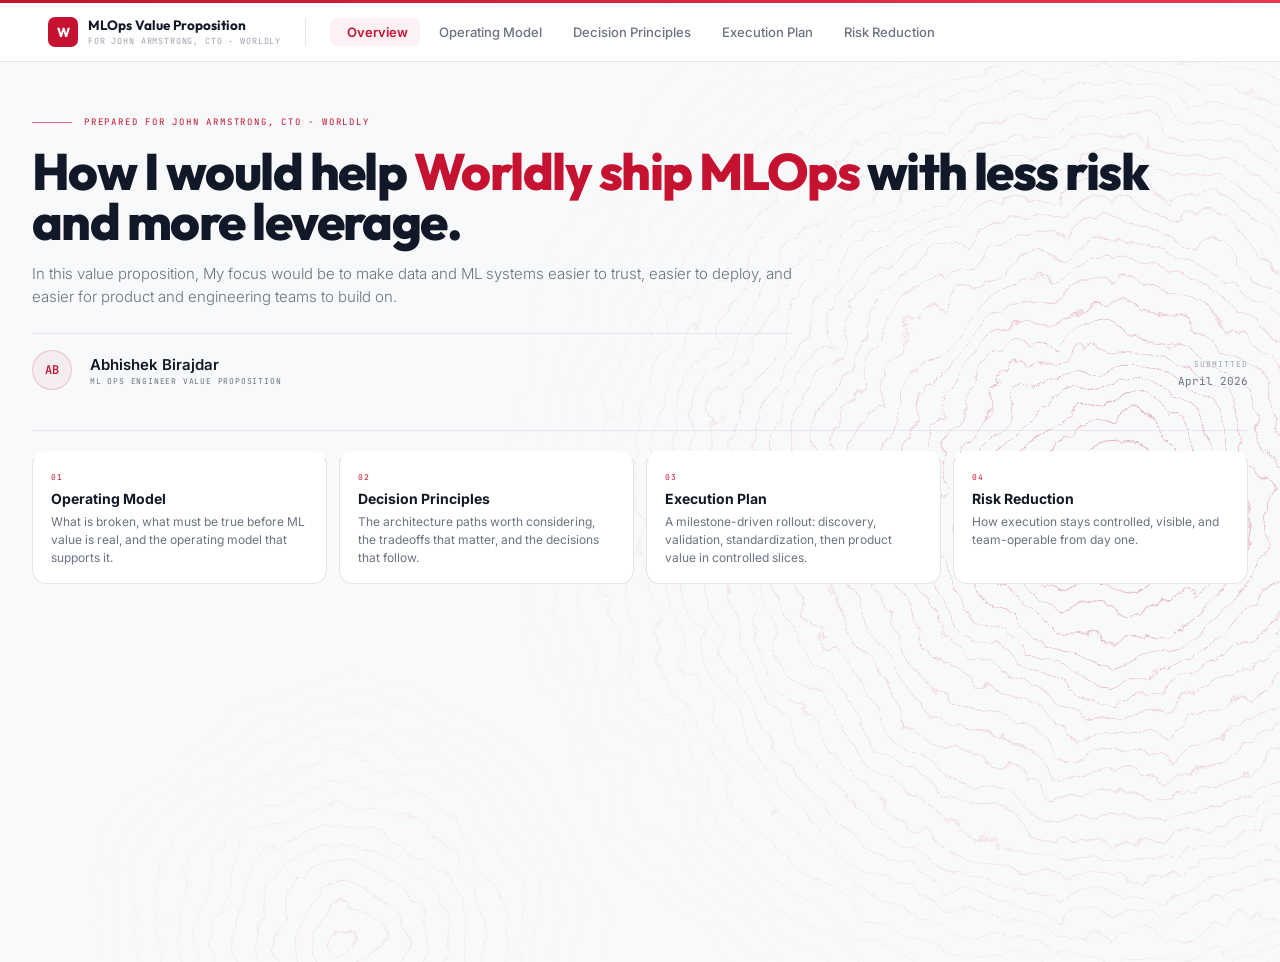
<file: index.html>
﻿<!DOCTYPE html>
<html lang="en">
<head>
  <!-- Google tag (gtag.js) -->
<script async src="https://www.googletagmanager.com/gtag/js?id=G-JDP0BNE0ZP"></script>
<script>
  window.dataLayer = window.dataLayer || [];
  function gtag(){dataLayer.push(arguments);}
  gtag('js', new Date());

  gtag('config', 'G-JDP0BNE0ZP');
</script>
<meta charset="UTF-8">
<meta name="viewport" content="width=device-width, initial-scale=1.0">
<title>Worldly - MLOps Value Proposition</title>
<link rel="preconnect" href="https://fonts.googleapis.com">
<link href="https://fonts.googleapis.com/css2?family=Inter:wght@400;500;600;700;800&family=Outfit:wght@300;400;500;600;700;800&family=JetBrains+Mono:wght@400;500;600&display=swap" rel="stylesheet">
<link rel="stylesheet" href="proposal.css">
</head>
<body class="page-shell brand-page overview-page">
<header class="topnav" id="topnav">
  <div class="topnav-inner">
    <a class="topnav-brand" href="index.html">
      <div class="topnav-logo">W</div>
      <div>
        <div class="topnav-title">MLOps Value Proposition</div>
        <div class="topnav-sub">For John Armstrong, CTO · Worldly</div>
      </div>
    </a>
    <div class="topnav-divider"></div>
    <nav class="topnav-links">
      <a class="tnl active" href="index.html"><span class="tnl-num"></span> Overview</a>
      <a class="tnl" href="section-02-architecture.html"><span class="tnl-num"></span> Operating Model</a>
      <a class="tnl" href="section-03-aws-vs-oss.html"><span class="tnl-num"></span> Decision Principles</a>
      <a class="tnl" href="section-04-phases.html"><span class="tnl-num"></span> Execution Plan</a>
      <a class="tnl" href="section-05-risks.html"><span class="tnl-num"></span> Risk Reduction</a>
    </nav>
  </div>
</header>
<main class="page-main">
<div class="topo-bg">
  <svg xmlns="http://www.w3.org/2000/svg" viewBox="0 0 1000 900" preserveAspectRatio="xMaxYMin meet">
    <defs>
      <filter id="topo-cover" x="-40%" y="-40%" width="180%" height="180%">
        <feTurbulence type="turbulence" baseFrequency="0.009 0.007" numOctaves="4" seed="8" result="noise"/>
        <feDisplacementMap in="SourceGraphic" in2="noise" scale="50" xChannelSelector="R" yChannelSelector="G"/>
      </filter>
      <filter id="topo-sec" x="-40%" y="-40%" width="180%" height="180%">
        <feTurbulence type="turbulence" baseFrequency="0.009 0.007" numOctaves="4" seed="8" result="noise"/>
        <feDisplacementMap in="SourceGraphic" in2="noise" scale="40" xChannelSelector="R" yChannelSelector="G"/>
      </filter>
    </defs>
    <!-- Primary cluster  right-center, prominent on cover -->
    <g filter="url(#topo-cover)" fill="none" stroke="#C41230" stroke-width="0.9">
      <circle cx="820" cy="430" r="15"  stroke-opacity="0.42"/>
      <circle cx="820" cy="430" r="35"  stroke-opacity="0.40"/>
      <circle cx="820" cy="430" r="55"  stroke-opacity="0.38"/>
      <circle cx="820" cy="430" r="75"  stroke-opacity="0.36"/>
      <circle cx="820" cy="430" r="95"  stroke-opacity="0.34"/>
      <circle cx="820" cy="430" r="115" stroke-opacity="0.32"/>
      <circle cx="820" cy="430" r="135" stroke-opacity="0.30"/>
      <circle cx="820" cy="430" r="155" stroke-opacity="0.28"/>
      <circle cx="820" cy="430" r="175" stroke-opacity="0.26"/>
      <circle cx="820" cy="430" r="195" stroke-opacity="0.24"/>
      <circle cx="820" cy="430" r="215" stroke-opacity="0.22"/>
      <circle cx="820" cy="430" r="235" stroke-opacity="0.20"/>
      <circle cx="820" cy="430" r="255" stroke-opacity="0.18"/>
      <circle cx="820" cy="430" r="275" stroke-opacity="0.17"/>
      <circle cx="820" cy="430" r="295" stroke-opacity="0.16"/>
      <circle cx="820" cy="430" r="315" stroke-opacity="0.15"/>
      <circle cx="820" cy="430" r="335" stroke-opacity="0.14"/>
      <circle cx="820" cy="430" r="355" stroke-opacity="0.13"/>
      <circle cx="820" cy="430" r="375" stroke-opacity="0.12"/>
      <circle cx="820" cy="430" r="395" stroke-opacity="0.11"/>
      <circle cx="820" cy="430" r="415" stroke-opacity="0.10"/>
      <circle cx="820" cy="430" r="435" stroke-opacity="0.09"/>
      <circle cx="820" cy="430" r="455" stroke-opacity="0.08"/>
      <circle cx="820" cy="430" r="475" stroke-opacity="0.07"/>
      <circle cx="820" cy="430" r="495" stroke-opacity="0.06"/>
      <circle cx="820" cy="430" r="515" stroke-opacity="0.05"/>
      <circle cx="820" cy="430" r="535" stroke-opacity="0.04"/>
      <circle cx="820" cy="430" r="555" stroke-opacity="0.03"/>
      <circle cx="820" cy="430" r="575" stroke-opacity="0.02"/>
      <circle cx="820" cy="430" r="595" stroke-opacity="0.015"/>
    </g>
    <!-- Secondary cluster  bottom-left corner accent -->
    <g filter="url(#topo-sec)" fill="none" stroke="#C41230" stroke-width="0.75">
      <circle cx="60"  cy="870" r="15"  stroke-opacity="0.14"/>
      <circle cx="60"  cy="870" r="35"  stroke-opacity="0.13"/>
      <circle cx="60"  cy="870" r="55"  stroke-opacity="0.12"/>
      <circle cx="60"  cy="870" r="75"  stroke-opacity="0.11"/>
      <circle cx="60"  cy="870" r="95"  stroke-opacity="0.10"/>
      <circle cx="60"  cy="870" r="115" stroke-opacity="0.09"/>
      <circle cx="60"  cy="870" r="135" stroke-opacity="0.08"/>
      <circle cx="60"  cy="870" r="155" stroke-opacity="0.07"/>
      <circle cx="60"  cy="870" r="175" stroke-opacity="0.06"/>
      <circle cx="60"  cy="870" r="195" stroke-opacity="0.05"/>
      <circle cx="60"  cy="870" r="215" stroke-opacity="0.04"/>
      <circle cx="60"  cy="870" r="235" stroke-opacity="0.03"/>
      <circle cx="60"  cy="870" r="255" stroke-opacity="0.02"/>
    </g>
  </svg>
</div>
<div class="cover">
  <div class="cover-eye" data-anim="fade-up">Prepared for John Armstrong, CTO - Worldly</div>
  <h1 data-anim="fade-up" data-delay="1">How I would help <span class="g">Worldly ship MLOps</span> with less risk and more leverage.</h1>
  <p class="cover-sub" data-anim="fade-up" data-delay="2">In this value proposition, My focus would be to make data and ML systems easier to trust, easier to deploy, and easier for product and engineering teams to build on.</p>
  <div class="cover-auth" data-anim="fade-up" data-delay="3">
    <div class="auth-av">AB</div>
    <div>
      <div class="auth-name">Abhishek Birajdar</div>
      <div class="auth-role">ML Ops Engineer Value Proposition</div>
    </div>
  </div>
  <div class="cover-ctx">
    <div class="ctx-l">Submitted</div>
    <div class="ctx-v">April 2026</div>
  </div>
</div>

<div class="divider"></div>

<div class="section-index">
  <a class="section-card" href="section-02-architecture.html" data-anim="scale-up" data-delay="1"><div class="section-card-num">01</div><div class="section-card-title">Operating Model</div><div class="section-card-text">What is broken, what must be true before ML value is real, and the operating model that supports it.</div></a>
  <a class="section-card" href="section-03-aws-vs-oss.html" data-anim="scale-up" data-delay="2"><div class="section-card-num">02</div><div class="section-card-title">Decision Principles</div><div class="section-card-text">The architecture paths worth considering, the tradeoffs that matter, and the decisions that follow.</div></a>
  <a class="section-card" href="section-04-phases.html" data-anim="scale-up" data-delay="3"><div class="section-card-num">03</div><div class="section-card-title">Execution Plan</div><div class="section-card-text">A milestone-driven rollout: discovery, validation, standardization, then product value in controlled slices.</div></a>
  <a class="section-card" href="section-05-risks.html" data-anim="scale-up" data-delay="4"><div class="section-card-num">04</div><div class="section-card-title">Risk Reduction</div><div class="section-card-text">How execution stays controlled, visible, and team-operable from day one.</div></a>
</div>


</main>
<script src="animations.js"></script>
</body>
</html>
</file>
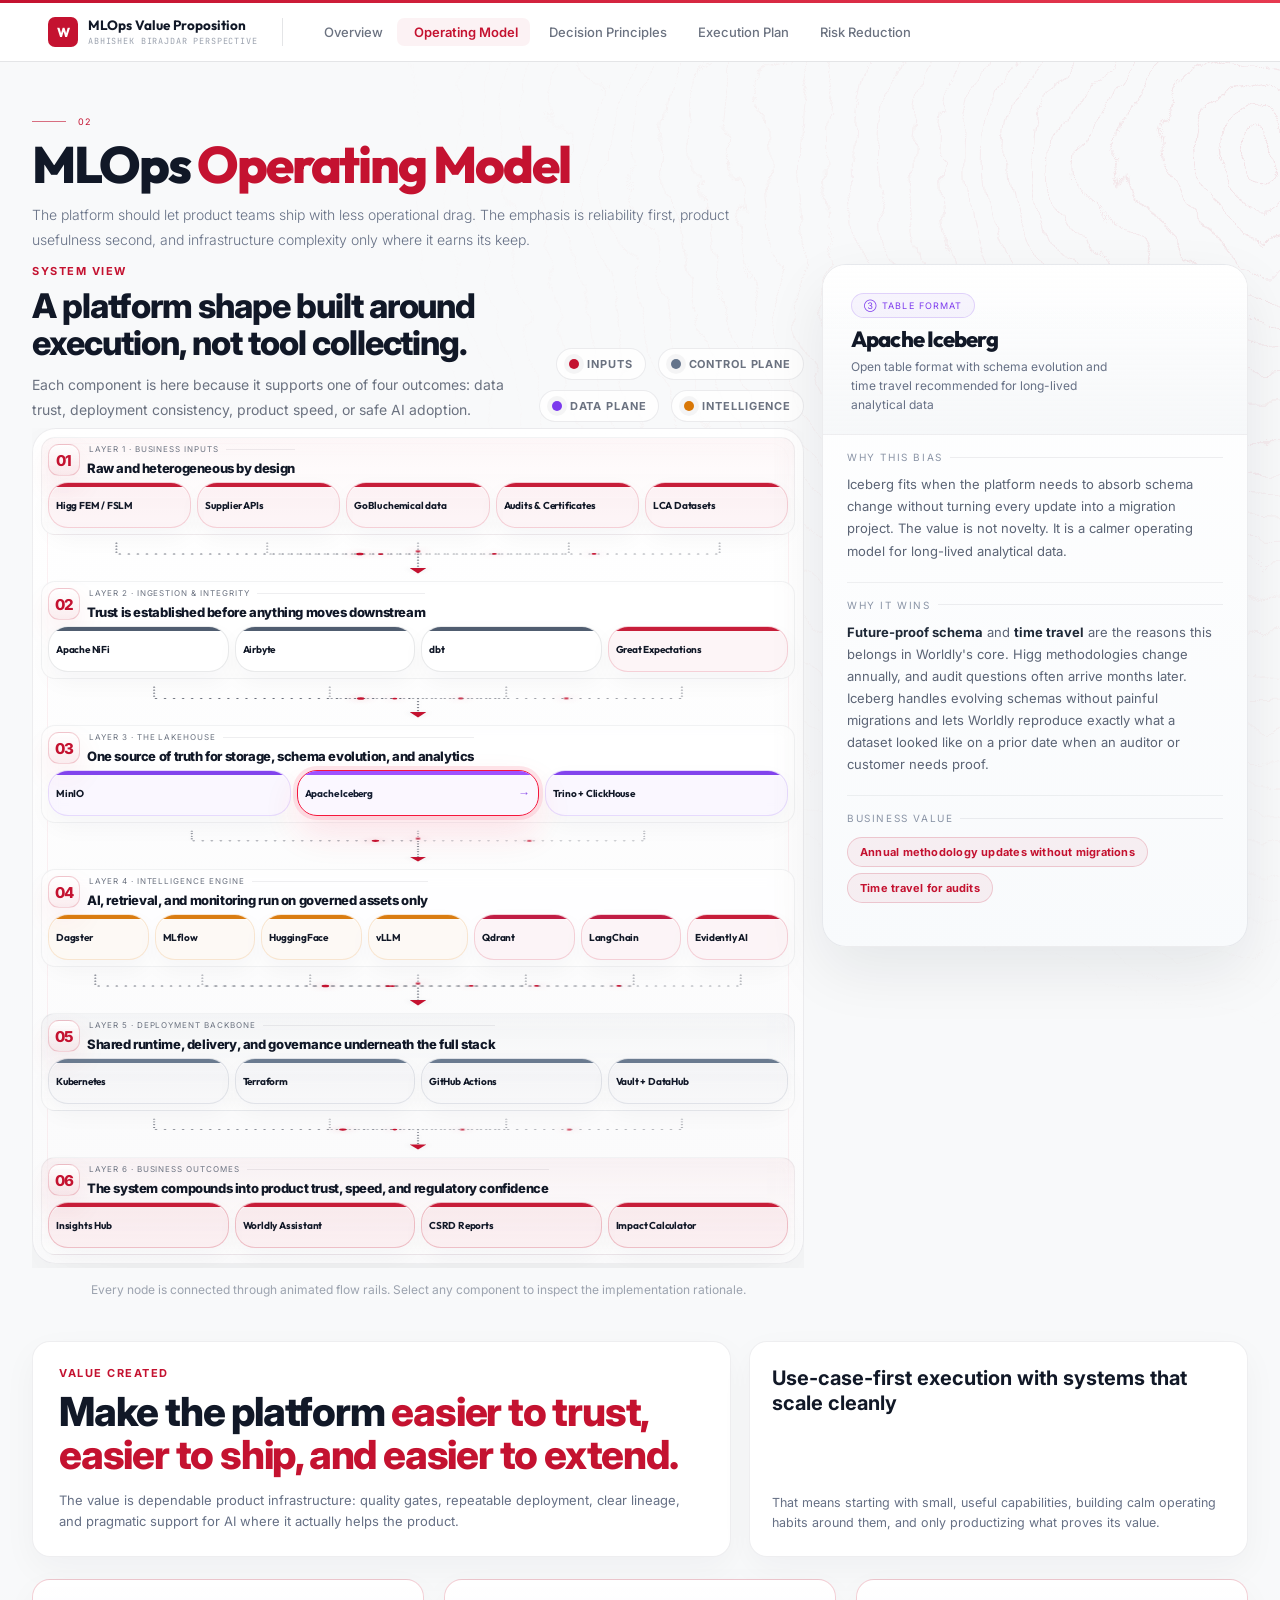
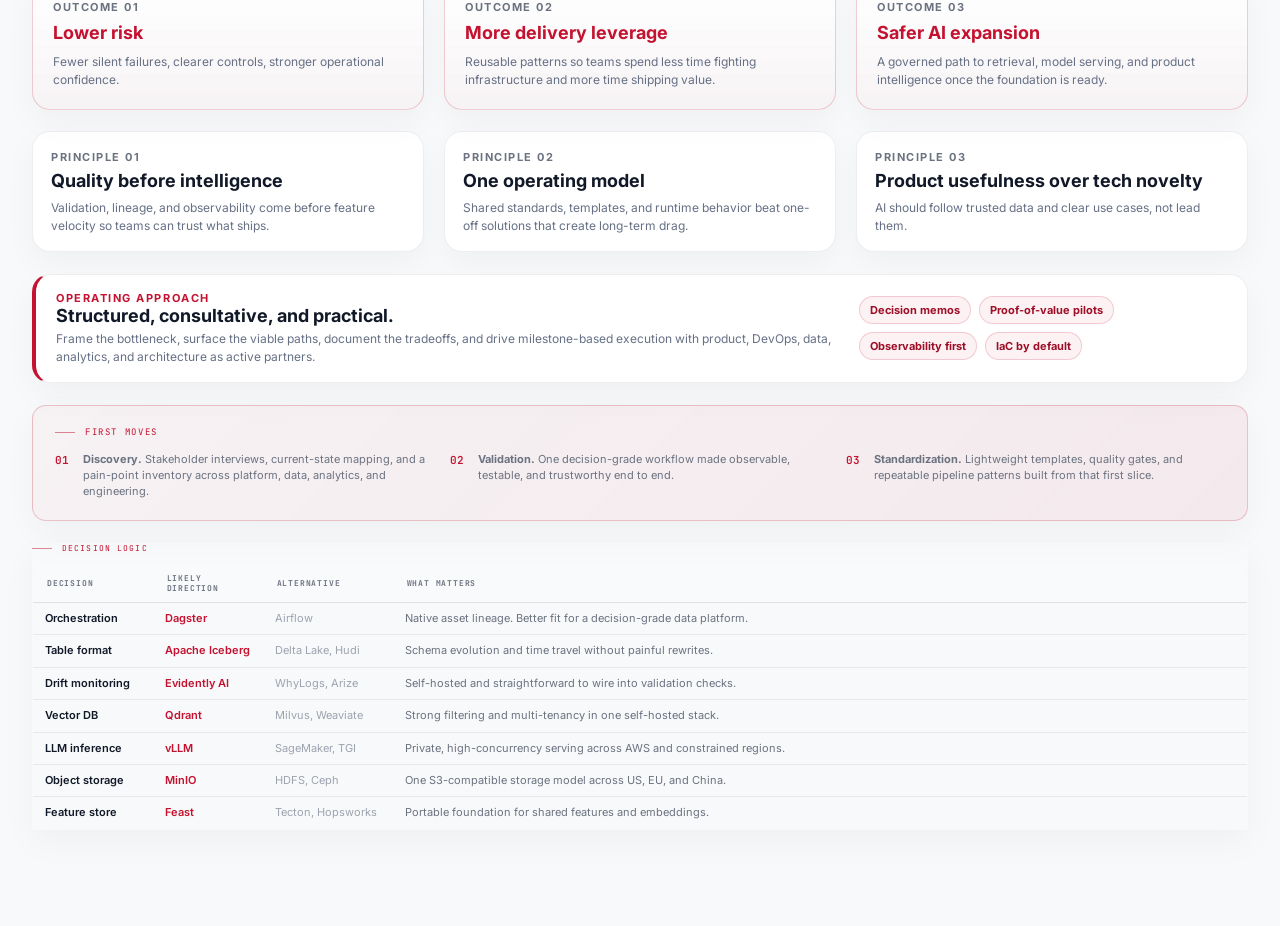
<file: section-02-architecture.html>
﻿<!DOCTYPE html>
<html lang="en">
<head>
  <!-- Google tag (gtag.js) -->
<script async src="https://www.googletagmanager.com/gtag/js?id=G-JDP0BNE0ZP"></script>
<script>
  window.dataLayer = window.dataLayer || [];
  function gtag(){dataLayer.push(arguments);}
  gtag('js', new Date());

  gtag('config', 'G-JDP0BNE0ZP');
</script>
<meta charset="UTF-8">
<meta name="viewport" content="width=device-width, initial-scale=1.0">
<title>Section 02 - Operating Model</title>
<link rel="preconnect" href="https://fonts.googleapis.com">
<link href="https://fonts.googleapis.com/css2?family=Inter:wght@400;500;600;700;800&family=Outfit:wght@300;400;500;600;700;800&family=JetBrains+Mono:wght@400;500;600&display=swap" rel="stylesheet">
<link rel="stylesheet" href="proposal.css">
</head>
<body class="page-shell brand-page architecture-page">
<header class="topnav" id="topnav">
  <div class="topnav-inner">
    <a class="topnav-brand" href="index.html">
      <div class="topnav-logo">W</div>
      <div>
        <div class="topnav-title">MLOps Value Proposition</div>
        <div class="topnav-sub">Abhishek Birajdar perspective</div>
      </div>
    </a>
    <div class="topnav-divider"></div>
    <nav class="topnav-links">
      <a class="tnl" href="index.html"><span class="tnl-num"></span> Overview</a>
      <a class="tnl active" href="section-02-architecture.html"><span class="tnl-num"></span> Operating Model</a>
      <a class="tnl" href="section-03-aws-vs-oss.html"><span class="tnl-num"></span> Decision Principles</a>
      <a class="tnl" href="section-04-phases.html"><span class="tnl-num"></span> Execution Plan</a>
      <a class="tnl" href="section-05-risks.html"><span class="tnl-num"></span> Risk Reduction</a>
    </nav>
  </div>
</header>
<main class="page-main">
<div class="topo-bg">
  <svg xmlns="http://www.w3.org/2000/svg" viewBox="0 0 900 800" preserveAspectRatio="xMaxYMin meet">
    <defs>
      <filter id="topo" x="-40%" y="-40%" width="180%" height="180%">
        <feTurbulence type="turbulence" baseFrequency="0.009 0.007" numOctaves="4" seed="8" result="noise"/>
        <feDisplacementMap in="SourceGraphic" in2="noise" scale="45" xChannelSelector="R" yChannelSelector="G"/>
      </filter>
    </defs>
    <g filter="url(#topo)" fill="none" stroke="#C41230" stroke-width="0.8">
      <circle cx="880" cy="60" r="15"  stroke-opacity="0.22"/>
      <circle cx="880" cy="60" r="35"  stroke-opacity="0.21"/>
      <circle cx="880" cy="60" r="55"  stroke-opacity="0.20"/>
      <circle cx="880" cy="60" r="75"  stroke-opacity="0.19"/>
      <circle cx="880" cy="60" r="95"  stroke-opacity="0.18"/>
      <circle cx="880" cy="60" r="115" stroke-opacity="0.17"/>
      <circle cx="880" cy="60" r="135" stroke-opacity="0.16"/>
      <circle cx="880" cy="60" r="155" stroke-opacity="0.15"/>
      <circle cx="880" cy="60" r="175" stroke-opacity="0.14"/>
      <circle cx="880" cy="60" r="195" stroke-opacity="0.13"/>
      <circle cx="880" cy="60" r="215" stroke-opacity="0.12"/>
      <circle cx="880" cy="60" r="235" stroke-opacity="0.115"/>
      <circle cx="880" cy="60" r="255" stroke-opacity="0.11"/>
      <circle cx="880" cy="60" r="275" stroke-opacity="0.105"/>
      <circle cx="880" cy="60" r="295" stroke-opacity="0.10"/>
      <circle cx="880" cy="60" r="315" stroke-opacity="0.09"/>
      <circle cx="880" cy="60" r="335" stroke-opacity="0.085"/>
      <circle cx="880" cy="60" r="355" stroke-opacity="0.08"/>
      <circle cx="880" cy="60" r="375" stroke-opacity="0.075"/>
      <circle cx="880" cy="60" r="395" stroke-opacity="0.07"/>
      <circle cx="880" cy="60" r="415" stroke-opacity="0.065"/>
      <circle cx="880" cy="60" r="435" stroke-opacity="0.06"/>
      <circle cx="880" cy="60" r="455" stroke-opacity="0.055"/>
      <circle cx="880" cy="60" r="475" stroke-opacity="0.05"/>
      <circle cx="880" cy="60" r="495" stroke-opacity="0.045"/>
      <circle cx="880" cy="60" r="515" stroke-opacity="0.04"/>
      <circle cx="880" cy="60" r="535" stroke-opacity="0.035"/>
      <circle cx="880" cy="60" r="555" stroke-opacity="0.03"/>
      <circle cx="880" cy="60" r="575" stroke-opacity="0.025"/>
      <circle cx="880" cy="60" r="595" stroke-opacity="0.02"/>
    </g>
  </svg>
</div>
<!-- ═══════ S2: ARCHITECTURE ═══════ -->
<div class="sec-wrap" data-anim="fade-up">
  <div class="sec-num">02</div>
  <h2>MLOps <span class="g">Operating Model</span></h2>
  <p class="sec-sub">The platform should let product teams ship with less operational drag. The emphasis is reliability first, product usefulness second, and infrastructure complexity only where it earns its keep.</p>
</div>
<div class="content">

  <div class="exec-goal" data-anim="fade-up" data-delay="1">
    <div class="goal-card">
      <div class="goal-kicker">Value Created</div>
      <div class="goal-title">Make the platform <span>easier to trust, easier to ship, and easier to extend.</span></div>
      <p class="goal-copy">The value is dependable product infrastructure: quality gates, repeatable deployment, clear lineage, and pragmatic support for AI where it actually helps the product.</p>
    </div>
    <div class="goal-meta">
      <div>
        <div class="goal-meta-value">Use-case-first execution with systems that scale cleanly</div>
      </div>
      <div class="goal-meta-copy">That means starting with small, useful capabilities, building calm operating habits around them, and only productizing what proves its value.</div>
    </div>
  </div>

  <div class="outcome-grid" data-anim="fade-up">
    <div class="outcome-card outcome-primary">
      <div class="outcome-label">Outcome 01</div>
      <div class="outcome-title">Lower risk</div>
      <div class="outcome-text">Fewer silent failures, clearer controls, stronger operational confidence.</div>
    </div>
    <div class="outcome-card outcome-primary">
      <div class="outcome-label">Outcome 02</div>
      <div class="outcome-title">More delivery leverage</div>
      <div class="outcome-text">Reusable patterns so teams spend less time fighting infrastructure and more time shipping value.</div>
    </div>
    <div class="outcome-card outcome-primary">
      <div class="outcome-label">Outcome 03</div>
      <div class="outcome-title">Safer AI expansion</div>
      <div class="outcome-text">A governed path to retrieval, model serving, and product intelligence once the foundation is ready.</div>
    </div>
  </div>

  <div class="pillar-grid">
    <div class="pillar-card">
      <div class="pillar-label">Principle 01</div>
      <div class="pillar-title">Quality before intelligence</div>
      <div class="pillar-copy">Validation, lineage, and observability come before feature velocity so teams can trust what ships.</div>
    </div>
    <div class="pillar-card">
      <div class="pillar-label">Principle 02</div>
      <div class="pillar-title">One operating model</div>
      <div class="pillar-copy">Shared standards, templates, and runtime behavior beat one-off solutions that create long-term drag.</div>
    </div>
    <div class="pillar-card">
      <div class="pillar-label">Principle 03</div>
      <div class="pillar-title">Product usefulness over tech novelty</div>
      <div class="pillar-copy">AI should follow trusted data and clear use cases, not lead them.</div>
    </div>
  </div>

  <div class="ribbon">
    <div>
      <div class="ribbon-label">Operating Approach</div>
      <div class="ribbon-title">Structured, consultative, and practical.</div>
      <div class="ribbon-copy">Frame the bottleneck, surface the viable paths, document the tradeoffs, and drive milestone-based execution with product, DevOps, data, analytics, and architecture as active partners.</div>
    </div>
    <div class="ribbon-tools">
      <span>Decision memos</span>
      <span>Proof-of-value pilots</span>
      <span>Observability first</span>
      <span>IaC by default</span>
    </div>
  </div>

  <div class="quick-win-box" data-anim="scale-up">
    <div class="qw-header">First moves</div>
    <div class="qw-items">
      <div class="qw-item"><div class="qw-num">01</div><div class="qw-text"><strong>Discovery.</strong> Stakeholder interviews, current-state mapping, and a pain-point inventory across platform, data, analytics, and engineering.</div></div>
      <div class="qw-item"><div class="qw-num">02</div><div class="qw-text"><strong>Validation.</strong> One decision-grade workflow made observable, testable, and trustworthy end to end.</div></div>
      <div class="qw-item"><div class="qw-num">03</div><div class="qw-text"><strong>Standardization.</strong> Lightweight templates, quality gates, and repeatable pipeline patterns built from that first slice.</div></div>
    </div>
  </div>

  <div class="adr-wrap" data-anim="fade-up">
    <div class="adr-label">Decision logic</div>
    <table class="adr-table">
      <thead><tr><th>Decision</th><th>Likely direction</th><th>Alternative</th><th>What matters</th></tr></thead>
      <tbody>
        <tr><td><strong>Orchestration</strong></td><td>Dagster</td><td>Airflow</td><td>Native asset lineage. Better fit for a decision-grade data platform.</td></tr>
        <tr><td><strong>Table format</strong></td><td>Apache Iceberg</td><td>Delta Lake, Hudi</td><td>Schema evolution and time travel without painful rewrites.</td></tr>
        <tr><td><strong>Drift monitoring</strong></td><td>Evidently AI</td><td>WhyLogs, Arize</td><td>Self-hosted and straightforward to wire into validation checks.</td></tr>
        <tr><td><strong>Vector DB</strong></td><td>Qdrant</td><td>Milvus, Weaviate</td><td>Strong filtering and multi-tenancy in one self-hosted stack.</td></tr>
        <tr><td><strong>LLM inference</strong></td><td>vLLM</td><td>SageMaker, TGI</td><td>Private, high-concurrency serving across AWS and constrained regions.</td></tr>
        <tr><td><strong>Object storage</strong></td><td>MinIO</td><td>HDFS, Ceph</td><td>One S3-compatible storage model across US, EU, and China.</td></tr>
        <tr><td><strong>Feature store</strong></td><td>Feast</td><td>Tecton, Hopsworks</td><td>Portable foundation for shared features and embeddings.</td></tr>
      </tbody>
    </table>
  </div>

  <div class="arch-wrap" data-anim="fade-up">
    <div>
      <div class="arch-system-intro">
        <div>
          <div class="arch-map-kicker">System view</div>
          <div class="arch-map-title">A platform shape built around execution, not tool collecting.</div>
          <p class="arch-map-text">Each component is here because it supports one of four outcomes: data trust, deployment consistency, product speed, or safe AI adoption.</p>
        </div>
        <div class="arch-legend">
          <span class="arch-legend-item"><i class="arch-dot arch-dot-input"></i> Inputs</span>
          <span class="arch-legend-item"><i class="arch-dot arch-dot-infra"></i> Control plane</span>
          <span class="arch-legend-item"><i class="arch-dot arch-dot-data"></i> Data plane</span>
          <span class="arch-legend-item"><i class="arch-dot arch-dot-ai"></i> Intelligence</span>
          
        </div>
      </div>

      <div class="arch-scroller">
        <div class="arch-system-board">
          <section class="arch-row arch-row-inputs" data-anim="fade-up">
            <div class="arch-row-head">
              <div class="arch-row-index">01</div>
              <div>
                <div class="layer-label">Layer 1 · Business inputs</div>
                <div class="arch-row-title">Raw and heterogeneous by design</div>
              </div>
            </div>
            <div class="nodes arch-row-nodes arch-row-nodes-5">
              <button type="button" class="anode an-g" data-node="higg" onclick="showNode('higg', this)"><span class="an-layer">Primary data</span><span class="an-name">Higg FEM / FSLM</span><span class="an-sub">Core facility evidence base</span></button>
              <button type="button" class="anode an-g" data-node="supplier" onclick="showNode('supplier', this)"><span class="an-layer">Operational feeds</span><span class="an-name">Supplier APIs</span><span class="an-sub">Monthly supplier updates</span></button>
              <button type="button" class="anode an-g" data-node="goblu" onclick="showNode('goblu', this)"><span class="an-layer">Acquisition</span><span class="an-name">GoBlu chemical data</span><span class="an-sub">ZDHC and environmental signals</span></button>
              <button type="button" class="anode an-g" data-node="docs" onclick="showNode('docs', this)"><span class="an-layer">Compliance evidence</span><span class="an-name">Audits &amp; Certificates</span><span class="an-sub">Unstructured proof for reviews</span></button>
              <button type="button" class="anode an-g" data-node="lca" onclick="showNode('lca', this)"><span class="an-layer">Reference data</span><span class="an-name">LCA Datasets</span><span class="an-sub">Benchmarks and methodology context</span></button>
            </div>
          </section>

          <div class="arch-linkband" aria-hidden="true">
            <svg viewBox="0 0 1000 120" preserveAspectRatio="none">
              <defs>
                <marker id="flow-arrow-1" viewBox="0 0 10 10" refX="8" refY="5" markerWidth="7" markerHeight="7" orient="auto-start-reverse">
                  <path d="M0 0 L10 5 L0 10 z" fill="#C41230"/>
                </marker>
              </defs>
              <path id="flow-main-1" class="connector-path connector-main" d="M100 0 L100 44 L500 44 L500 118" marker-end="url(#flow-arrow-1)"/>
              <path id="flow-1-a" class="connector-path connector-branch" d="M300 0 L300 44 L500 44"/>
              <path id="flow-1-b" class="connector-path connector-branch" d="M500 0 L500 44"/>
              <path id="flow-1-c" class="connector-path connector-branch" d="M700 0 L700 44 L500 44"/>
              <path id="flow-1-d" class="connector-path connector-branch" d="M900 0 L900 44 L500 44"/>
              <circle class="connector-flow-dot" r="5">
                <animateMotion dur="2.8s" repeatCount="indefinite" rotate="auto">
                  <mpath href="#flow-main-1"/>
                </animateMotion>
              </circle>
              <circle class="connector-flow-dot connector-flow-dot-sm" r="3.5">
                <animateMotion dur="2.3s" begin="0.15s" repeatCount="indefinite" rotate="auto">
                  <mpath href="#flow-1-a"/>
                </animateMotion>
              </circle>
              <circle class="connector-flow-dot connector-flow-dot-sm" r="3.5">
                <animateMotion dur="2.15s" begin="0.35s" repeatCount="indefinite" rotate="auto">
                  <mpath href="#flow-1-b"/>
                </animateMotion>
              </circle>
              <circle class="connector-flow-dot connector-flow-dot-sm" r="3.5">
                <animateMotion dur="2.45s" begin="0.55s" repeatCount="indefinite" rotate="auto">
                  <mpath href="#flow-1-c"/>
                </animateMotion>
              </circle>
              <circle class="connector-flow-dot connector-flow-dot-sm" r="3.5">
                <animateMotion dur="2.6s" begin="0.75s" repeatCount="indefinite" rotate="auto">
                  <mpath href="#flow-1-d"/>
                </animateMotion>
              </circle>
            </svg>
          </div>

          <section class="arch-row" data-anim="fade-up" data-delay="1">
            <div class="arch-row-head">
              <div class="arch-row-index">02</div>
              <div>
                <div class="layer-label">Layer 2 · Ingestion &amp; integrity</div>
                <div class="arch-row-title">Trust is established before anything moves downstream</div>
              </div>
            </div>
            <div class="nodes arch-row-nodes arch-row-nodes-4">
              <button type="button" class="anode an-d" data-node="nifi" onclick="showNode('nifi', this)"><span class="an-layer">Document flow</span><span class="an-name">Apache NiFi</span><span class="an-sub">Guaranteed evidence intake</span></button>
              <button type="button" class="anode an-d" data-node="airbyte" onclick="showNode('airbyte', this)"><span class="an-layer">Structured intake</span><span class="an-name">Airbyte</span><span class="an-sub">Connector coverage with less code</span></button>
              <button type="button" class="anode an-d" data-node="dbt" onclick="showNode('dbt', this)"><span class="an-layer">Transformation</span><span class="an-name">dbt</span><span class="an-sub">Versioned logic and lineage</span></button>
              <button type="button" class="anode an-g" data-node="gx" onclick="showNode('gx', this)"><span class="an-layer">Integrity gates</span><span class="an-name">Great Expectations</span><span class="an-sub">Automated quality enforcement</span></button>
            </div>
          </section>

          <div class="arch-linkband" aria-hidden="true">
            <svg viewBox="0 0 1000 120" preserveAspectRatio="none">
              <defs>
                <marker id="flow-arrow-2" viewBox="0 0 10 10" refX="8" refY="5" markerWidth="7" markerHeight="7" orient="auto-start-reverse">
                  <path d="M0 0 L10 5 L0 10 z" fill="#C41230"/>
                </marker>
              </defs>
              <path id="flow-main-2" class="connector-path connector-main" d="M150 0 L150 46 L500 46 L500 118" marker-end="url(#flow-arrow-2)"/>
              <path id="flow-2-a" class="connector-path connector-branch" d="M383 0 L383 46 L500 46"/>
              <path id="flow-2-b" class="connector-path connector-branch" d="M617 0 L617 46 L500 46"/>
              <path id="flow-2-c" class="connector-path connector-branch" d="M850 0 L850 46 L500 46"/>
              <circle class="connector-flow-dot" r="5">
                <animateMotion dur="2.9s" repeatCount="indefinite" rotate="auto">
                  <mpath href="#flow-main-2"/>
                </animateMotion>
              </circle>
              <circle class="connector-flow-dot connector-flow-dot-sm" r="3.5">
                <animateMotion dur="2.2s" begin="0.2s" repeatCount="indefinite" rotate="auto">
                  <mpath href="#flow-2-a"/>
                </animateMotion>
              </circle>
              <circle class="connector-flow-dot connector-flow-dot-sm" r="3.5">
                <animateMotion dur="2.35s" begin="0.45s" repeatCount="indefinite" rotate="auto">
                  <mpath href="#flow-2-b"/>
                </animateMotion>
              </circle>
              <circle class="connector-flow-dot connector-flow-dot-sm" r="3.5">
                <animateMotion dur="2.55s" begin="0.7s" repeatCount="indefinite" rotate="auto">
                  <mpath href="#flow-2-c"/>
                </animateMotion>
              </circle>
            </svg>
          </div>

          <section class="arch-row" data-anim="fade-up" data-delay="2">
            <div class="arch-row-head">
              <div class="arch-row-index">03</div>
              <div>
                <div class="layer-label">Layer 3 · The lakehouse</div>
                <div class="arch-row-title">One source of truth for storage, schema evolution, and analytics</div>
              </div>
            </div>
            <div class="nodes arch-row-nodes arch-row-nodes-3">
              <button type="button" class="anode an-v" data-node="minio" onclick="showNode('minio', this)"><span class="an-layer">Storage</span><span class="an-name">MinIO</span><span class="an-sub">Global parity across regions</span></button>
              <button type="button" class="anode an-v" data-node="iceberg" onclick="showNode('iceberg', this)"><span class="an-layer">Table layer</span><span class="an-name">Apache Iceberg</span><span class="an-sub">Schema evolution and time travel</span></button>
              <button type="button" class="anode an-v" data-node="trino" onclick="showNode('trino', this)"><span class="an-layer">Query plane</span><span class="an-name">Trino + ClickHouse</span><span class="an-sub">Fast analytics without exports</span></button>
            </div>
          </section>

          <div class="arch-linkband" aria-hidden="true">
            <svg viewBox="0 0 1000 140" preserveAspectRatio="none">
              <defs>
                <marker id="flow-arrow-3" viewBox="0 0 10 10" refX="8" refY="5" markerWidth="7" markerHeight="7" orient="auto-start-reverse">
                  <path d="M0 0 L10 5 L0 10 z" fill="#C41230"/>
                </marker>
              </defs>
              <path id="flow-main-3" class="connector-path connector-main" d="M200 0 L200 46 L500 46 L500 138" marker-end="url(#flow-arrow-3)"/>
              <path id="flow-3-a" class="connector-path connector-branch" d="M500 0 L500 46"/>
              <path id="flow-3-b" class="connector-path connector-branch" d="M800 0 L800 46 L500 46"/>
              <circle class="connector-flow-dot" r="5">
                <animateMotion dur="3s" repeatCount="indefinite" rotate="auto">
                  <mpath href="#flow-main-3"/>
                </animateMotion>
              </circle>
              <circle class="connector-flow-dot connector-flow-dot-sm" r="3.5">
                <animateMotion dur="2.25s" begin="0.25s" repeatCount="indefinite" rotate="auto">
                  <mpath href="#flow-3-a"/>
                </animateMotion>
              </circle>
              <circle class="connector-flow-dot connector-flow-dot-sm" r="3.5">
                <animateMotion dur="2.5s" begin="0.55s" repeatCount="indefinite" rotate="auto">
                  <mpath href="#flow-3-b"/>
                </animateMotion>
              </circle>
            </svg>
          </div>

          <section class="arch-row arch-row-intelligence" data-anim="fade-up" data-delay="3">
            <div class="arch-row-head">
              <div class="arch-row-index">04</div>
              <div>
                <div class="layer-label">Layer 4 · Intelligence engine</div>
                <div class="arch-row-title">AI, retrieval, and monitoring run on governed assets only</div>
              </div>
            </div>
            <div class="nodes arch-row-nodes arch-row-nodes-7">
              <button type="button" class="anode an-a" data-node="dagster" onclick="showNode('dagster', this)"><span class="an-layer">Control</span><span class="an-name">Dagster</span><span class="an-sub">Asset orchestration</span></button>
              <button type="button" class="anode an-a" data-node="mlflow" onclick="showNode('mlflow', this)"><span class="an-layer">Reproducibility</span><span class="an-name">MLflow</span><span class="an-sub">Model traceability</span></button>
              <button type="button" class="anode an-a" data-node="hf" onclick="showNode('hf', this)"><span class="an-layer">Embeddings</span><span class="an-name">HuggingFace</span><span class="an-sub">In-house embeddings</span></button>
              <button type="button" class="anode an-a" data-node="vllm" onclick="showNode('vllm', this)"><span class="an-layer">Inference</span><span class="an-name">vLLM</span><span class="an-sub">Private scalable serving</span></button>
              <button type="button" class="anode an-r" data-node="vectordb" onclick="showNode('vectordb', this)"><span class="an-layer">Retrieval</span><span class="an-name">Qdrant</span><span class="an-sub">Searchable evidence layer</span></button>
              <button type="button" class="anode an-r" data-node="langchain" onclick="showNode('langchain', this)"><span class="an-layer">Grounded AI</span><span class="an-name">LangChain</span><span class="an-sub">Cited answer chains</span></button>
              <button type="button" class="anode an-g" data-node="drift" onclick="showNode('drift', this)"><span class="an-layer">Drift monitoring</span><span class="an-name">Evidently AI</span><span class="an-sub">Compliance guardrails</span></button>
            </div>
          </section>

          <div class="arch-linkband" aria-hidden="true">
            <svg viewBox="0 0 1000 120" preserveAspectRatio="none">
              <defs>
                <marker id="flow-arrow-4" viewBox="0 0 10 10" refX="8" refY="5" markerWidth="7" markerHeight="7" orient="auto-start-reverse">
                  <path d="M0 0 L10 5 L0 10 z" fill="#C41230"/>
                </marker>
              </defs>
              <path id="flow-main-4" class="connector-path connector-main" d="M72 0 L72 44 L500 44 L500 118" marker-end="url(#flow-arrow-4)"/>
              <path id="flow-4-a" class="connector-path connector-branch" d="M214 0 L214 44 L500 44"/>
              <path id="flow-4-b" class="connector-path connector-branch" d="M357 0 L357 44 L500 44"/>
              <path id="flow-4-c" class="connector-path connector-branch" d="M500 0 L500 44"/>
              <path id="flow-4-d" class="connector-path connector-branch" d="M643 0 L643 44 L500 44"/>
              <path id="flow-4-e" class="connector-path connector-branch" d="M786 0 L786 44 L500 44"/>
              <path id="flow-4-f" class="connector-path connector-branch" d="M928 0 L928 44 L500 44"/>
              <circle class="connector-flow-dot" r="5">
                <animateMotion dur="3.1s" repeatCount="indefinite" rotate="auto">
                  <mpath href="#flow-main-4"/>
                </animateMotion>
              </circle>
              <circle class="connector-flow-dot connector-flow-dot-sm" r="3.5"><animateMotion dur="2.1s" begin="0.1s" repeatCount="indefinite" rotate="auto"><mpath href="#flow-4-a"/></animateMotion></circle>
              <circle class="connector-flow-dot connector-flow-dot-sm" r="3.5"><animateMotion dur="2.2s" begin="0.25s" repeatCount="indefinite" rotate="auto"><mpath href="#flow-4-b"/></animateMotion></circle>
              <circle class="connector-flow-dot connector-flow-dot-sm" r="3.5"><animateMotion dur="2.05s" begin="0.4s" repeatCount="indefinite" rotate="auto"><mpath href="#flow-4-c"/></animateMotion></circle>
              <circle class="connector-flow-dot connector-flow-dot-sm" r="3.5"><animateMotion dur="2.3s" begin="0.55s" repeatCount="indefinite" rotate="auto"><mpath href="#flow-4-d"/></animateMotion></circle>
              <circle class="connector-flow-dot connector-flow-dot-sm" r="3.5"><animateMotion dur="2.45s" begin="0.7s" repeatCount="indefinite" rotate="auto"><mpath href="#flow-4-e"/></animateMotion></circle>
              <circle class="connector-flow-dot connector-flow-dot-sm" r="3.5"><animateMotion dur="2.6s" begin="0.85s" repeatCount="indefinite" rotate="auto"><mpath href="#flow-4-f"/></animateMotion></circle>
            </svg>
          </div>

          <section class="arch-row arch-row-backbone" data-anim="fade-up" data-delay="4">
            <div class="arch-row-head">
              <div class="arch-row-index">05</div>
              <div>
                <div class="layer-label">Layer 5 · Deployment backbone</div>
                <div class="arch-row-title">Shared runtime, delivery, and governance underneath the full stack</div>
              </div>
            </div>
            <div class="nodes arch-row-nodes arch-row-nodes-4">
              <button type="button" class="anode an-s" data-node="k8s" onclick="showNode('k8s', this)"><span class="an-layer">Runtime</span><span class="an-name">Kubernetes</span><span class="an-sub">Cross-region execution</span></button>
              <button type="button" class="anode an-s" data-node="terraform" onclick="showNode('terraform', this)"><span class="an-layer">Infrastructure as code</span><span class="an-name">Terraform</span><span class="an-sub">Reproducible environments</span></button>
              <button type="button" class="anode an-s" data-node="cicd" onclick="showNode('cicd', this)"><span class="an-layer">Delivery</span><span class="an-name">GitHub Actions</span><span class="an-sub">Controlled releases</span></button>
              <button type="button" class="anode an-s" data-node="governance" onclick="showNode('governance', this)"><span class="an-layer">Security &amp; catalog</span><span class="an-name">Vault + DataHub</span><span class="an-sub">Secrets and lineage</span></button>
            </div>
          </section>

          <div class="arch-linkband" aria-hidden="true">
            <svg viewBox="0 0 1000 130" preserveAspectRatio="none">
              <defs>
                <marker id="flow-arrow-5" viewBox="0 0 10 10" refX="8" refY="5" markerWidth="7" markerHeight="7" orient="auto-start-reverse">
                  <path d="M0 0 L10 5 L0 10 z" fill="#C41230"/>
                </marker>
              </defs>
              <path id="flow-main-5" class="connector-path connector-main" d="M150 0 L150 46 L500 46 L500 128" marker-end="url(#flow-arrow-5)"/>
              <path id="flow-5-a" class="connector-path connector-branch" d="M383 0 L383 46 L500 46"/>
              <path id="flow-5-b" class="connector-path connector-branch" d="M617 0 L617 46 L500 46"/>
              <path id="flow-5-c" class="connector-path connector-branch" d="M850 0 L850 46 L500 46"/>
              <circle class="connector-flow-dot" r="5">
                <animateMotion dur="3.2s" repeatCount="indefinite" rotate="auto">
                  <mpath href="#flow-main-5"/>
                </animateMotion>
              </circle>
              <circle class="connector-flow-dot connector-flow-dot-sm" r="3.5">
                <animateMotion dur="2.2s" begin="0.2s" repeatCount="indefinite" rotate="auto">
                  <mpath href="#flow-5-a"/>
                </animateMotion>
              </circle>
              <circle class="connector-flow-dot connector-flow-dot-sm" r="3.5">
                <animateMotion dur="2.4s" begin="0.45s" repeatCount="indefinite" rotate="auto">
                  <mpath href="#flow-5-b"/>
                </animateMotion>
              </circle>
              <circle class="connector-flow-dot connector-flow-dot-sm" r="3.5">
                <animateMotion dur="2.6s" begin="0.7s" repeatCount="indefinite" rotate="auto">
                  <mpath href="#flow-5-c"/>
                </animateMotion>
              </circle>
            </svg>
          </div>

          <section class="arch-row arch-row-outcomes" data-anim="fade-up" data-delay="5">
            <div class="arch-row-head">
              <div class="arch-row-index">06</div>
              <div>
                <div class="layer-label">Layer 6 · Business outcomes</div>
                <div class="arch-row-title">The system compounds into product trust, speed, and regulatory confidence</div>
              </div>
            </div>
            <div class="nodes arch-row-nodes arch-row-nodes-4 arch-outcomes-grid">
              <button type="button" class="anode an-out" data-node="output" onclick="showNode('output', this)"><span class="an-layer">Product surface</span><span class="an-name">Insights Hub</span><span class="an-sub">Sub-second ESG analytics</span></button>
              <button type="button" class="anode an-out" data-node="output" onclick="showNode('output', this)"><span class="an-layer">Product surface</span><span class="an-name">Worldly Assistant</span><span class="an-sub">Grounded AI guidance</span></button>
              <button type="button" class="anode an-out" data-node="output" onclick="showNode('output', this)"><span class="an-layer">Regulatory surface</span><span class="an-name">CSRD Reports</span><span class="an-sub">Audit-ready reproducibility</span></button>
              <button type="button" class="anode an-out" data-node="output" onclick="showNode('output', this)"><span class="an-layer">Product surface</span><span class="an-name">Impact Calculator</span><span class="an-sub">Traceable Scope 3 outputs</span></button>
            </div>
          </section>
        </div>
      </div>
      <p class="diagram-note">Every node is connected through animated flow rails. Select any component to inspect the implementation rationale.</p>
    </div>

    <!-- RIGHT: DETAIL PANEL -->
    <div class="det-panel">
      <div class="det-empty" id="det-empty">
        <div style="font-size:22px;margin-bottom:10px;opacity:0.25">◈</div>
        Click any component<br>to see what it is, why it wins,<br>and the business outcome it protects.
      </div>

      <!-- ── NODE DETAIL CARDS ── -->

      <!-- HIGG -->
      <div class="det-card" id="card-higg">
        <div class="det-hdr">
          <div class="det-badge" style="background:var(--g-bg);border-color:var(--g-bdr);color:var(--g2)">① Data source</div>
          <div class="det-name">Higg FEM / FSLM Assessments</div>
          <div class="det-tag">Core business input and the foundation for downstream reliability</div>
        </div>
        <div class="det-body">
          <div class="dsec"><div class="dsec-title">What it is</div>
            <p class="dsec-text">The Higg Facility Environmental Module (FEM) collects quantitative data on energy, water, waste, chemicals, and GHG from factories. The FSLM covers social and labor. These are direct operating inputs, which is exactly why the platform needs strong data handling before downstream reporting or AI can be trusted.</p>
          </div>
          <div class="dsec"><div class="dsec-title">The infrastructure problem</div>
            <p class="dsec-text">Primary assessment data, operational updates, and supporting evidence create the kind of input complexity that can quietly break reporting and AI. The right starting point is a governed ingestion path and a reproducible storage model before expanding downstream intelligence.</p>
          </div>
          <div class="dsec"><div class="dsec-title">Business value</div>
            <div><span class="biz-pill biz-g">Core product input</span><span class="biz-pill biz-g">Regulatory workflows</span><span class="biz-pill biz-g">Platform trust</span></div>
          </div>
        </div>
      </div>

      <!-- GOBLU -->
      <div class="det-card" id="card-goblu">
        <div class="det-hdr">
          <div class="det-badge" style="background:var(--g-bg);border-color:var(--g-bdr);color:var(--g2)">① Acquisition data</div>
          <div class="det-name">GoBlu  Chemical &amp; Environmental Data</div>
          <div class="det-tag">Worldly's acquired chemical management platform  ZDHC records, environmental signals, facility chemical inventories</div>
        </div>
        <div class="det-body">
          <div class="dsec"><div class="dsec-title">What GoBlu adds to the data model</div>
            <p class="dsec-text">GoBlu's acquisition brings structured chemical inventory data  ZDHC Gateway conformance records, hazardous substance declarations, and facility-level environmental discharge signals  into the Worldly data model. This is <strong>a different schema, a different ingestion pattern, and a different compliance context</strong> from Higg FEM. Merging it into the lakehouse without breaking existing dbt lineage requires schema evolution support. Iceberg's in-place column additions handle this without a table rewrite.</p>
          </div>
          <div class="dsec"><div class="dsec-title">The infrastructure challenge</div>
            <p class="dsec-text">Acquisition data arrives with its own historical schema, ID conventions, and update cadence. The ingestion layer needs to map GoBlu facility IDs to Worldly's canonical facility records without data loss  and Great Expectations needs new contract definitions for chemical record completeness before any GoBlu data reaches a CSRD report or product score. This is a data quality problem before it's an engineering problem.</p>
          </div>
          <div class="dsec"><div class="dsec-title">Business value</div>
            <div><span class="biz-pill biz-g">Chemical compliance signals</span><span class="biz-pill biz-g">CSRD scope expansion</span><span class="biz-pill biz-r">ZDHC gateway coverage</span></div>
          </div>
        </div>
      </div>

      <!-- SUPPLIER -->
      <div class="det-card" id="card-supplier">
        <div class="det-hdr">
          <div class="det-badge" style="background:var(--g-bg);border-color:var(--g-bdr);color:var(--g2)">① Data source</div>
          <div class="det-name">Supplier APIs &amp; Operational Feeds</div>
          <div class="det-tag">Multi-tier supply chain data from tier 1 through tier 4</div>
        </div>
        <div class="det-body">
          <div class="dsec"><div class="dsec-title">What it includes</div>
            <p class="dsec-text">Beyond Higg assessments: production volume data, material provenance, chemical inventories, third-party audit results, and carbon intensity measurements. This kind of multi-tier data footprint is one reason to keep the ingestion and governance model explicit rather than ad hoc.</p>
          </div>
          <div class="dsec"><div class="dsec-title">The China constraint</div>
            <p class="dsec-text">Regional data handling rules can create situations where supplier or factory data should not leave a specific jurisdiction. That should be treated as a product and infrastructure constraint early, not as a deployment detail to clean up later.</p>
          </div>
          <div class="dsec"><div class="dsec-title">Business value</div>
            <div><span class="biz-pill biz-r">China compliance</span><span class="biz-pill biz-g">Multi-tier visibility</span></div>
          </div>
        </div>
      </div>

      <!-- DOCS -->
      <div class="det-card" id="card-docs">
        <div class="det-hdr">
          <div class="det-badge" style="background:var(--g-bg);border-color:var(--g-bdr);color:var(--g2)">① Data source</div>
          <div class="det-name">Audit Reports &amp; Certificates</div>
          <div class="det-tag">Unstructured documents  the hardest data to process, the most valuable for compliance</div>
        </div>
        <div class="det-body">
          <div class="dsec"><div class="dsec-title">What it includes</div>
            <p class="dsec-text">Third-party audit reports, chemical safety data sheets, Bluesign and ZDHC certifications, supplier code of conduct sign-offs. These are <strong>PDFs and scanned documents</strong>  no structured schema, inconsistent formats, multi-language. They contain some of the most important compliance signals.</p>
          </div>
          <div class="dsec"><div class="dsec-title">Why this is hard</div>
            <p class="dsec-text">You can't run a SQL query over a scanned audit PDF. These documents need extraction, classification, and linking to the structured facility records before they're useful. This is where NiFi + document parsing (Unstructured.io or similar) feeds the lakehouse with unstructured content.</p>
          </div>
          <div class="dsec"><div class="dsec-title">Business value</div>
            <div><span class="biz-pill biz-g">CSRD evidence</span><span class="biz-pill biz-v">AI search target</span></div>
          </div>
        </div>
      </div>

      <!-- LCA -->
      <div class="det-card" id="card-lca">
        <div class="det-hdr">
          <div class="det-badge" style="background:var(--g-bg);border-color:var(--g-bdr);color:var(--g2)">① Data source</div>
          <div class="det-name">LCA Datasets &amp; Regulatory Reference</div>
          <div class="det-tag">Life-cycle assessment data that powers the Product Impact Calculator</div>
        </div>
        <div class="det-body">
          <div class="dsec"><div class="dsec-title">What it is</div>
            <p class="dsec-text">Life Cycle Assessment data quantifies environmental impact across a material's entire production chain  from raw extraction through processing, dyeing, and transport. The Higg Materials Sustainability Index (MSI) contains LCA data for hundreds of materials. Combined with facility performance data, this powers product-level Scope 3 carbon calculations.</p>
          </div>
          <div class="dsec"><div class="dsec-title">The data join challenge</div>
            <p class="dsec-text">LCA data (structured, numeric) must join with facility assessment data (semi-structured) and product BOM specs (hierarchical) to produce a product-level impact score. This multi-source join across different data models is exactly what <strong>dbt handles in the transformation layer</strong>.</p>
          </div>
          <div class="dsec"><div class="dsec-title">Business value</div>
            <div><span class="biz-pill biz-g">Product Impact Calculator</span><span class="biz-pill biz-g">PEFCR compliance</span></div>
          </div>
        </div>
      </div>

      <!-- NIFI -->
      <div class="det-card" id="card-nifi">
        <div class="det-hdr">
          <div class="det-badge" style="background:var(--d-bg);border-color:var(--d-bdr);color:#67e8f9">② Ingestion</div>
          <div class="det-name">Apache NiFi</div>
          <div class="det-tag">Guaranteed-delivery document ingestion for compliance-sensitive evidence</div>
        </div>
        <div class="det-body">
          <div class="dsec"><div class="dsec-title">Why it fits</div>
            <p class="dsec-text">For document-heavy evidence flows, the better fit is a tool that treats delivery guarantees, retries, and provenance as first-class concerns rather than afterthoughts. That matters more here than having the most fashionable ingestion stack.</p>
          </div>
          <div class="dsec"><div class="dsec-title">Why NiFi for Worldly</div>
            <p class="dsec-text">NiFi is designed for <strong>guaranteed-delivery, document-oriented dataflow</strong> with explicit failure handling. Audit PDFs, certificates, and supplier documents need to arrive in the lakehouse reliably  a dropped document that doesn't generate an error is worse than a visible failure. NiFi routes failures to dead-letter queues with full provenance. You know exactly what failed, why, and what the data was.</p>
          </div>
          <div class="dsec"><div class="dsec-title">Business value</div>
            <div><span class="biz-pill biz-d">No silent data loss</span><span class="biz-pill biz-d">Full audit trail</span><span class="biz-pill biz-g">Compliance-grade ingestion</span></div>
          </div>
        </div>
      </div>

      <!-- AIRBYTE -->
      <div class="det-card" id="card-airbyte">
        <div class="det-hdr">
          <div class="det-badge" style="background:var(--d-bg);border-color:var(--d-bdr);color:#67e8f9">② Ingestion</div>
          <div class="det-name">Airbyte</div>
          <div class="det-tag">Open connector layer for broad integration coverage without bespoke maintenance everywhere</div>
        </div>
        <div class="det-body">
          <div class="dsec"><div class="dsec-title">Why it fits</div>
            <p class="dsec-text">Airbyte fits when the team needs wide connector coverage without turning integrations into a custom engineering tax. The appeal is less bespoke code and a more repeatable ingestion model.</p>
          </div>
          <div class="dsec"><div class="dsec-title">Why it wins</div>
            <p class="dsec-text">Airbyte gives Worldly <strong>faster integration coverage with less bespoke connector maintenance</strong>. For regulatory and partner APIs, that means shorter time-to-value and lower operational drag. The open-source version self-hosts on Kubernetes, which preserves China compatibility and avoids pushing sensitive supplier data through third-party integration infrastructure.</p>
          </div>
          <div class="dsec"><div class="dsec-title">Business value</div>
            <div><span class="biz-pill biz-d">Faster integration</span><span class="biz-pill biz-d">Maintained connectors</span></div>
          </div>
        </div>
      </div>

      <!-- DBT -->
      <div class="det-card" id="card-dbt">
        <div class="det-hdr">
          <div class="det-badge" style="background:var(--d-bg);border-color:var(--d-bdr);color:#67e8f9">② Transform</div>
          <div class="det-name">dbt  Data Build Tool</div>
          <div class="det-tag">Version-controlled transformation layer for reviewable, auditable business logic</div>
        </div>
        <div class="det-body">
          <div class="dsec"><div class="dsec-title">Why it fits</div>
            <p class="dsec-text">The better fit is a transformation layer that keeps logic versioned, reviewable, and visible to the broader team. The main value is a cleaner operating model for shared analytical logic.</p>
          </div>
          <div class="dsec"><div class="dsec-title">Why it wins</div>
            <p class="dsec-text"><strong>Auditor-ready lineage</strong> is the real reason to use dbt here. Every CSRD figure becomes traceable to its raw source, every transformation is version-controlled, and every logic change is reviewable. When an auditor asks how a number was produced, the answer is a model lineage path, not institutional memory.</p>
          </div>
          <div class="dsec"><div class="dsec-title">Business value</div>
            <div><span class="biz-pill biz-g">Auditor-ready lineage</span><span class="biz-pill biz-g">Version-controlled logic</span></div>
          </div>
        </div>
      </div>

      <!-- GREAT EXPECTATIONS -->
      <div class="det-card" id="card-gx">
        <div class="det-hdr">
          <div class="det-badge" style="background:var(--d-bg);border-color:var(--d-bdr);color:#67e8f9">② Validation</div>
          <div class="det-name">Great Expectations</div>
          <div class="det-tag">Data quality gates that keep bad inputs out of downstream systems</div>
        </div>
        <div class="det-body">
          <div class="dsec"><div class="dsec-title">Why start here</div>
            <p class="dsec-text">Effort belongs in explicit quality contracts rather than in debugging downstream surprises later. Validation rules, quarantines, and visible failures create a much better operating model than quietly accepting bad data and discovering the damage in reporting or ML outputs.</p>
          </div>
          <div class="dsec"><div class="dsec-title">Why it wins</div>
            <p class="dsec-text"><strong>Automated integrity gates</strong> matter more than marginal model gains. If corrupted ESG inputs reach reporting or ML pipelines, Worldly risks bad scores, broken trust, and downstream regulatory exposure for customers. Great Expectations lets the platform quarantine bad batches before they contaminate the source of truth.</p>
          </div>
          <div class="dsec"><div class="dsec-title">Business value</div>
            <div><span class="biz-pill biz-g">Prevents bad compliance outputs</span><span class="biz-pill biz-d">Quarantine vs silent fail</span></div>
          </div>
        </div>
      </div>

      <!-- MINIO -->
      <div class="det-card" id="card-minio">
        <div class="det-hdr">
          <div class="det-badge" style="background:var(--v-bg);border-color:var(--v-bdr);color:var(--v)">③ Storage</div>
          <div class="det-name">MinIO</div>
          <div class="det-tag">S3-compatible object storage  recommended for sovereignty and portability</div>
        </div>
        <div class="det-body">
          <div class="dsec"><div class="dsec-title">Why this bias</div>
            <p class="dsec-text">MinIO fits when portability and deployment symmetry matter more than maximizing convenience inside one cloud. The point is to preserve one storage pattern across regions and avoid turning the data layer into a long-term constraint.</p>
          </div>
          <div class="dsec"><div class="dsec-title">Why it wins</div>
            <p class="dsec-text"><strong>Global parity</strong> is the real benefit. MinIO is S3-compatible, open-source, and self-hostable on any cloud, so the same application pattern can run in the US, EU, and China without forking the storage layer. That directly supports sovereign data handling while keeping the engineering model unified.</p>
          </div>
          <div class="dsec"><div class="dsec-title">Business value</div>
            <div><span class="biz-pill biz-r">China data sovereignty</span><span class="biz-pill biz-v">Single codebase, all regions</span><span class="biz-pill biz-a">No S3 lock-in</span></div>
          </div>
        </div>
      </div>

      <!-- ICEBERG -->
      <div class="det-card" id="card-iceberg">
        <div class="det-hdr">
          <div class="det-badge" style="background:var(--v-bg);border-color:var(--v-bdr);color:var(--v)">③ Table format</div>
          <div class="det-name">Apache Iceberg</div>
          <div class="det-tag">Open table format with schema evolution and time travel  recommended for long-lived analytical data</div>
        </div>
        <div class="det-body">
          <div class="dsec"><div class="dsec-title">Why this bias</div>
            <p class="dsec-text">Iceberg fits when the platform needs to absorb schema change without turning every update into a migration project. The value is not novelty. It is a calmer operating model for long-lived analytical data.</p>
          </div>
          <div class="dsec"><div class="dsec-title">Why it wins</div>
            <p class="dsec-text"><strong>Future-proof schema</strong> and <strong>time travel</strong> are the reasons this belongs in Worldly's core. Higg methodologies change annually, and audit questions often arrive months later. Iceberg handles evolving schemas without painful migrations and lets Worldly reproduce exactly what a dataset looked like on a prior date when an auditor or customer needs proof.</p>
          </div>
          <div class="dsec"><div class="dsec-title">Business value</div>
            <div><span class="biz-pill biz-g">Annual methodology updates without migrations</span><span class="biz-pill biz-g">Time travel for audits</span></div>
          </div>
        </div>
      </div>

      <!-- TRINO -->
      <div class="det-card" id="card-trino">
        <div class="det-hdr">
          <div class="det-badge" style="background:var(--v-bg);border-color:var(--v-bdr);color:var(--v)">③ Query</div>
          <div class="det-name">Trino + ClickHouse</div>
          <div class="det-tag">Federated query plane and sub-second analytics across the ESG lakehouse</div>
        </div>
        <div class="det-body">
          <div class="dsec"><div class="dsec-title">Why two engines, not one</div>
            <p class="dsec-text">Trino and ClickHouse solve different problems. <strong>Trino federates</strong>  it joins across Iceberg tables, PostgreSQL operational DB, and external sources without moving data, which eliminates the fragile export pipelines Worldly currently runs. <strong>ClickHouse aggregates</strong>  it delivers sub-second GROUP BY queries over billions of rows for the Insights Hub. My PostgreSQL optimisation work (800ms → 200ms via EXPLAIN ANALYZE, covering indexes, N+1 elimination at RoundTechSquare) applies directly to the query planning principles both engines use.</p>
          </div>
          <div class="dsec"><div class="dsec-title">Why it wins</div>
            <p class="dsec-text">The value here is <strong>federated insight without export sprawl</strong>. Trino joins facility performance, LCA, and product data across systems without creating duplicate pipelines just to answer one question. ClickHouse supplies the sub-second aggregation layer the Insights Hub needs for an executive-grade analytics experience.</p>
          </div>
          <div class="dsec"><div class="dsec-title">Business value</div>
            <div><span class="biz-pill biz-v">Product Impact Calculator</span><span class="biz-pill biz-d">Real-time Insights Hub</span></div>
          </div>
        </div>
      </div>

      <!-- DAGSTER -->
      <div class="det-card" id="card-dagster">
        <div class="det-hdr">
          <div class="det-badge" style="background:var(--a-bg);border-color:var(--a-bdr);color:#fcd34d">④ Orchestration</div>
          <div class="det-name">Dagster</div>
          <div class="det-tag">Asset-based orchestration for better visibility into what changed and what needs to run</div>
        </div>
        <div class="det-body">
          <div class="dsec"><div class="dsec-title">Why this pattern</div>
            <p class="dsec-text">The better fit is orchestration that is aware of data assets, not just scheduled tasks. That makes it easier for teams to see what changed, what is stale, and what needs to be recomputed when upstream data or logic moves.</p>
          </div>
          <div class="dsec"><div class="dsec-title">Why Dagster over Airflow</div>
            <p class="dsec-text">Airflow schedules tasks. Dagster tracks <strong>assets</strong>. That distinction is critical for Worldly: when a raw Higg assessment batch updates, Dagster automatically surfaces which downstream dbt models, feature tables, and model scores are stale and need recomputation. With Airflow you'd wire that lineage manually and maintain it every time the schema changes. For a compliance platform where audit reproducibility is a product requirement, asset-aware orchestration is not a preference  it's the right architecture.</p>
          </div>
          <div class="dsec"><div class="dsec-title">Business value</div>
            <div><span class="biz-pill biz-a">Automatic retry on failure</span><span class="biz-pill biz-a">Native data lineage</span><span class="biz-pill biz-g">CSRD reproducibility built in</span></div>
          </div>
        </div>
      </div>

      <!-- MLFLOW -->
      <div class="det-card" id="card-mlflow">
        <div class="det-hdr">
          <div class="det-badge" style="background:var(--a-bg);border-color:var(--a-bdr);color:#fcd34d">④ Experiments</div>
          <div class="det-name">MLflow</div>
          <div class="det-tag">Model tracking and registry for reproducibility and controlled change</div>
        </div>
        <div class="det-body">
          <div class="dsec"><div class="dsec-title">Why it matters</div>
            <p class="dsec-text">If model behavior influences product or reporting workflows, every promoted model should be traceable, reviewable, and easy to roll back. That is less about ML sophistication and more about dependable product operations.</p>
          </div>
          <div class="dsec"><div class="dsec-title">Why this matters for regulatory outputs</div>
            <p class="dsec-text">When Worldly's Product Impact Calculator produces a Scope 3 estimate that appears in a CSRD report, that figure must be <strong>reproducible and explainable months later</strong>. MLflow's model registry logs the exact model version, training data hash, hyperparameters, and environment for every production model. If an auditor questions a figure 12 months later, the answer exists in MLflow.</p>
          </div>
          <div class="dsec"><div class="dsec-title">Business value</div>
            <div><span class="biz-pill biz-a">Audit-ready model versions</span><span class="biz-pill biz-a">Reproducible experiments</span></div>
          </div>
        </div>
      </div>

      <!-- HUGGINGFACE -->
      <div class="det-card" id="card-hf">
        <div class="det-hdr">
          <div class="det-badge" style="background:var(--a-bg);border-color:var(--a-bdr);color:#fcd34d">④ Embeddings</div>
          <div class="det-name">HuggingFace Transformers</div>
          <div class="det-tag">Self-hosted embedding layer for private retrieval and search workflows</div>
        </div>
        <div class="det-body">
          <div class="dsec"><div class="dsec-title">Why keep this self-hosted</div>
            <p class="dsec-text">For private retrieval workflows, self-hosted embedding models keep sensitive data in-house and allow relevance tuning without depending on an external API for every change.</p>
          </div>
          <div class="dsec"><div class="dsec-title">Why self-hosted matters</div>
            <p class="dsec-text">Supplier chemical inventories, social audit data, and facility-level business performance cannot be sent to a third-party embedding API. Self-hosted models via HuggingFace keep all data within Worldly's infrastructure  contractually clean and China-region compatible.</p>
          </div>
          <div class="dsec"><div class="dsec-title">Business value</div>
            <div><span class="biz-pill biz-a">Data stays in-house</span><span class="biz-pill biz-r">China compatible</span><span class="biz-pill biz-g">No API cost at scale</span></div>
          </div>
        </div>
      </div>

      <!-- VLLM -->
      <div class="det-card" id="card-vllm">
        <div class="det-hdr">
          <div class="det-badge" style="background:var(--a-bg);border-color:var(--a-bdr);color:#fcd34d">④ Inference</div>
          <div class="det-name">vLLM</div>
          <div class="det-tag">Self-hosted high-concurrency LLM serving  China-compatible, zero data egress</div>
        </div>
        <div class="det-body">
          <div class="dsec"><div class="dsec-title">Why vLLM over SageMaker or TGI</div>
            <p class="dsec-text">An inference layer like vLLM fits when the team needs private serving, reasonable concurrency, and the option to run outside a single cloud vendor's managed path. The main value is operational flexibility, not simply raw model throughput.</p>
          </div>
          <div class="dsec"><div class="dsec-title">Why it wins</div>
            <p class="dsec-text">vLLM is about <strong>private scale</strong>. It supports high-concurrency AI serving while keeping supplier and facility data inside Worldly-controlled infrastructure. That combination matters because the assistant must be both broadly usable during peak season and acceptable for sovereign or contract-sensitive data.</p>
          </div>
          <div class="dsec"><div class="dsec-title">Business value</div>
            <div><span class="biz-pill biz-a">Private model serving</span><span class="biz-pill biz-r">Region-flexible inference</span><span class="biz-pill biz-g">No data leaves infra</span></div>
          </div>
        </div>
      </div>

      <!-- VECTOR DB -->
      <div class="det-card" id="card-vectordb">
        <div class="det-hdr">
          <div class="det-badge" style="background:var(--r-bg);border-color:var(--r-bdr);color:#fda4af">⑤ RAG</div>
          <div class="det-name">Vector DB  Qdrant</div>
          <div class="det-tag">Vector search for retrieval workflows that need scoped, relevant context</div>
        </div>
        <div class="det-body">
          <div class="dsec"><div class="dsec-title">Why use it carefully</div>
            <p class="dsec-text">Vector search belongs only when there is a clear retrieval use case that benefits from it. The value is not in having a vector database. The value is in grounding search and AI workflows with better context and clearer scope.</p>
          </div>
          <div class="dsec"><div class="dsec-title">Why Qdrant specifically</div>
            <p class="dsec-text">Qdrant is open-source, self-hostable, and has strong multi-tenancy for isolating vector spaces by application (Worldly Assistant, product scoring, supplier risk) without running separate instances. It supports <strong>metadata filtering</strong> alongside vector search  critical for scoping "find relevant Higg guidance for FEM section 3 questions" vs "find methodology text for chemical management." Qdrant and Milvus are both viable; the final choice would depend on operational fit.</p>
          </div>
          <div class="dsec"><div class="dsec-title">Business value</div>
            <div><span class="biz-pill biz-v">Powers Worldly Assistant</span><span class="biz-pill biz-r">Multi-region deployable</span></div>
          </div>
        </div>
      </div>

      <!-- LANGCHAIN -->
      <div class="det-card" id="card-langchain">
        <div class="det-hdr">
          <div class="det-badge" style="background:var(--r-bg);border-color:var(--r-bdr);color:#fda4af">⑤ RAG</div>
          <div class="det-name">LangChain</div>
          <div class="det-tag">Retrieval orchestration for use cases that need grounded, cited answers</div>
        </div>
        <div class="det-body">
          <div class="dsec"><div class="dsec-title">Why this pattern</div>
            <p class="dsec-text">If an assistant is going to be useful in a product like this, it should be grounded in retrieved context with explicit instructions around source use and answer boundaries. That reduces the odds of a fluent but unsafe answer entering a sensitive workflow.</p>
          </div>
          <div class="dsec"><div class="dsec-title">What the Worldly Assistant needs</div>
            <p class="dsec-text">A user asking for guidance needs a response grounded in the right policy or methodology section, not a plausible improvisation. That is a product safety problem first and a model problem second.</p>
          </div>
          <div class="dsec"><div class="dsec-title">Business value</div>
            <div><span class="biz-pill biz-r">Worldly Assistant backbone</span><span class="biz-pill biz-g">No hallucinated compliance guidance</span></div>
          </div>
        </div>
      </div>

      <!-- DRIFT -->
      <div class="det-card" id="card-drift">
        <div class="det-hdr">
          <div class="det-badge" style="background:var(--r-bg);border-color:var(--r-bdr);color:#fda4af">⑤ Monitoring</div>
          <div class="det-name">Evidently AI  Drift Monitoring</div>
          <div class="det-tag">Production ML monitoring for compliance-facing model outputs</div>
        </div>
        <div class="det-body">
          <div class="dsec"><div class="dsec-title">Why Evidently AI specifically</div>
            <p class="dsec-text">The right fit is monitoring that stays close to the platform, plugs into existing orchestration, and makes drift visible before it becomes a product issue. The point is operational awareness, not another standalone dashboard.</p>
          </div>
          <div class="dsec"><div class="dsec-title">What gets monitored and why it's regulatory</div>
            <p class="dsec-text">The Product Impact Calculator's Scope 3 estimates appear in <strong>legally-mandated CSRD disclosures</strong>. Input feature drift should be monitored separately from prediction drift  the distinction matters for diagnosis: stable features with drifting predictions signals a model failure; both drifting signals an upstream data distribution shift. Either should fire an alert before an inaccurate figure reaches a regulatory report. That's legal liability prevention, not product quality.</p>
          </div>
          <div class="dsec"><div class="dsec-title">Business value</div>
            <div><span class="biz-pill biz-r">Prevents inaccurate CSRD filings</span><span class="biz-pill biz-g">Integrated with Dagster checks</span><span class="biz-pill biz-g">Zero data egress</span></div>
          </div>
        </div>
      </div>

      <!-- K8S -->
      <div class="det-card" id="card-k8s">
        <div class="det-hdr">
          <div class="det-badge" style="background:var(--s-bg);border-color:var(--s-bdr);color:#94a3b8">⑥ Infra</div>
          <div class="det-name">Kubernetes  Multi-Region</div>
          <div class="det-tag">A shared runtime model that keeps deployment behavior consistent across environments</div>
        </div>
        <div class="det-body">
          <div class="dsec"><div class="dsec-title">Why keep the runtime consistent</div>
            <p class="dsec-text">Teams benefit more from one deployment model they can learn well than from several environment-specific ones they have to keep reinterpreting. Shared runtime behavior reduces operational surprise and makes delivery calmer.</p>
          </div>
          <div class="dsec"><div class="dsec-title">Why it wins</div>
            <p class="dsec-text"><strong>Global parity</strong> is the key outcome. The same Kubernetes deployment model can be adapted for US, EU, and China environments with region-specific configuration rather than separate codebases. That keeps operational muscle memory unified while respecting data residency constraints.</p>
          </div>
          <div class="dsec"><div class="dsec-title">Business value</div>
            <div><span class="biz-pill biz-s">Auto-scales at assessment peaks</span><span class="biz-pill biz-r">China-region compatible</span></div>
          </div>
        </div>
      </div>

      <!-- TERRAFORM -->
      <div class="det-card" id="card-terraform">
        <div class="det-hdr">
          <div class="det-badge" style="background:var(--s-bg);border-color:var(--s-bdr);color:#94a3b8">⑥ IaC</div>
          <div class="det-name">Terraform</div>
          <div class="det-tag">Infrastructure as code so environments are reviewable, reproducible, and less person-dependent</div>
        </div>
        <div class="det-body">
          <div class="dsec"><div class="dsec-title">Why it matters</div>
            <p class="dsec-text">Infrastructure changes should be reviewed like code, repeated safely across environments, and understandable by more than one person. That makes scaling the team easier and lowers operational risk.</p>
          </div>
          <div class="dsec"><div class="dsec-title">Why it wins</div>
            <p class="dsec-text">Terraform makes <strong>global consistency auditable</strong>. The same baseline can be applied across providers, which reduces regional drift and makes security or compliance hardening repeatable. For a company operating across sovereign boundaries, that consistency is an executive control advantage, not just an engineering convenience.</p>
          </div>
          <div class="dsec"><div class="dsec-title">Business value</div>
            <div><span class="biz-pill biz-s">Audit trail of all infra changes</span><span class="biz-pill biz-s">Reproducible environments</span></div>
          </div>
        </div>
      </div>

      <!-- CICD -->
      <div class="det-card" id="card-cicd">
        <div class="det-hdr">
          <div class="det-badge" style="background:var(--s-bg);border-color:var(--s-bdr);color:#94a3b8">⑥ CI/CD</div>
          <div class="det-name">GitHub Actions  ML Pipeline CI/CD</div>
          <div class="det-tag">Automated deployment path for safer, more routine change management</div>
        </div>
        <div class="det-body">
          <div class="dsec"><div class="dsec-title">Why put this in early</div>
            <p class="dsec-text">Change should become safer before it becomes faster. Once tests, deploy checks, and rollback expectations are part of the normal path, the team can move with much more confidence.</p>
          </div>
          <div class="dsec"><div class="dsec-title">Why it wins</div>
            <p class="dsec-text">The point of CI/CD here is <strong>controlled change</strong>. Every model or transformation update can be tested, benchmarked, and phased into production with rollback protection. That lowers the odds of a silent regression reaching a customer-facing report or scoring workflow.</p>
          </div>
          <div class="dsec"><div class="dsec-title">Business value</div>
            <div><span class="biz-pill biz-s">Model regressions caught pre-prod</span><span class="biz-pill biz-g">Safer releases</span></div>
          </div>
        </div>
      </div>

      <!-- OUTPUT -->
      <div class="det-card" id="card-output">
        <div class="det-hdr">
          <div class="det-badge" style="background:var(--g-bg);border-color:var(--g-bdr);color:var(--g2)">⑦ Output</div>
          <div class="det-name">Platform Products</div>
          <div class="det-tag">What the entire infrastructure exists to power</div>
        </div>
        <div class="det-body">
          <div class="dsec"><div class="dsec-title">Insights Hub</div>
            <p class="dsec-text">Interactive ESG analytics with <strong>real-time decision support</strong> for brands and internal teams. Powered by ClickHouse over the Iceberg lakehouse for sub-second responses on complex queries.</p>
          </div>
          <div class="dsec"><div class="dsec-title">Worldly Assistant</div>
            <p class="dsec-text">AI guidance for assessment workflows should be grounded, bounded, and easy to audit. This should be treated as a product capability that earns its way in once the underlying retrieval and governance path is solid.</p>
          </div>
          <div class="dsec"><div class="dsec-title">CSRD / Compliance Reports</div>
            <p class="dsec-text">Audit-ready regulatory reporting. Powered by <strong>dbt lineage plus Iceberg time travel</strong> so every figure stays traceable, reproducible, and defensible months later.</p>
          </div>
          <div class="dsec"><div class="dsec-title">Product Impact Calculator</div>
            <p class="dsec-text">Product-level impact workflows should sit on top of clean joins, reproducible model paths, and clear ownership boundaries. Scale belongs after those foundations are in place.</p>
          </div>
        </div>
      </div>

      <!-- GOVERNANCE -->
      <div class="det-card" id="card-governance">
        <div class="det-hdr">
          <div class="det-badge" style="background:var(--s-bg);border-color:var(--s-bdr);color:#94a3b8">⑥ Security</div>
          <div class="det-name">HashiCorp Vault + Apache DataHub</div>
          <div class="det-tag">Secrets management, column-level access control, and data lineage catalog</div>
        </div>
        <div class="det-body">
          <div class="dsec"><div class="dsec-title">Why governance is a first-class component</div>
            <p class="dsec-text">Security, governance, and versioning should be designed into the platform rather than layered on later. <strong>Vault</strong> centralizes secrets, while access controls keep sensitive operational data separate from broader analytical use.</p>
          </div>
          <div class="dsec"><div class="dsec-title">DataHub as the data catalog</div>
            <p class="dsec-text"><strong>Apache DataHub</strong> provides a searchable lineage catalog across all Iceberg tables, dbt transformations, and ML model inputs. When an auditor asks "where did this CSRD figure come from?", the answer is a DataHub lineage graph  not a tribal knowledge walkthrough. It also enforces data ownership, tagging (PII, sovereign, restricted), and access request workflows across the full lakehouse.</p>
          </div>
          <div class="dsec"><div class="dsec-title">Business value</div>
            <div><span class="biz-pill biz-s">Zero hardcoded credentials</span><span class="biz-pill biz-s">Column-level ACLs on Trino</span><span class="biz-pill biz-g">Auditor-ready lineage catalog</span><span class="biz-pill biz-r">PIPL/GDPR data tagging</span></div>
          </div>
        </div>
      </div>

    </div><!-- det-panel -->
  </div><!-- arch-wrap -->

</div><!-- content -->
</main>
<script>
function showNode(id, trigger) {
  const empty = document.getElementById('det-empty');
  const card = document.getElementById('card-' + id);
  if (!card) return;

  if (empty) empty.style.display = 'none';
  document.querySelectorAll('.det-card').forEach(function (c) { c.classList.remove('show'); });
  document.querySelectorAll('.anode').forEach(function (n) {
    n.classList.remove('selected');
    n.setAttribute('aria-pressed', 'false');
  });

  card.classList.add('show');
  if (trigger) {
    trigger.classList.add('selected');
    trigger.setAttribute('aria-pressed', 'true');
  }
}

window.addEventListener('DOMContentLoaded', function () {
  document.querySelectorAll('.arch-system-board .anode').forEach(function (node) {
    node.setAttribute('aria-pressed', 'false');
  });

  var firstNode = document.querySelector('.arch-system-board .anode[data-node="iceberg"]');
  if (firstNode) showNode(firstNode.getAttribute('data-node'), firstNode);
});
</script>
<script src="animations.js"></script>
</body>
</html>
</file>
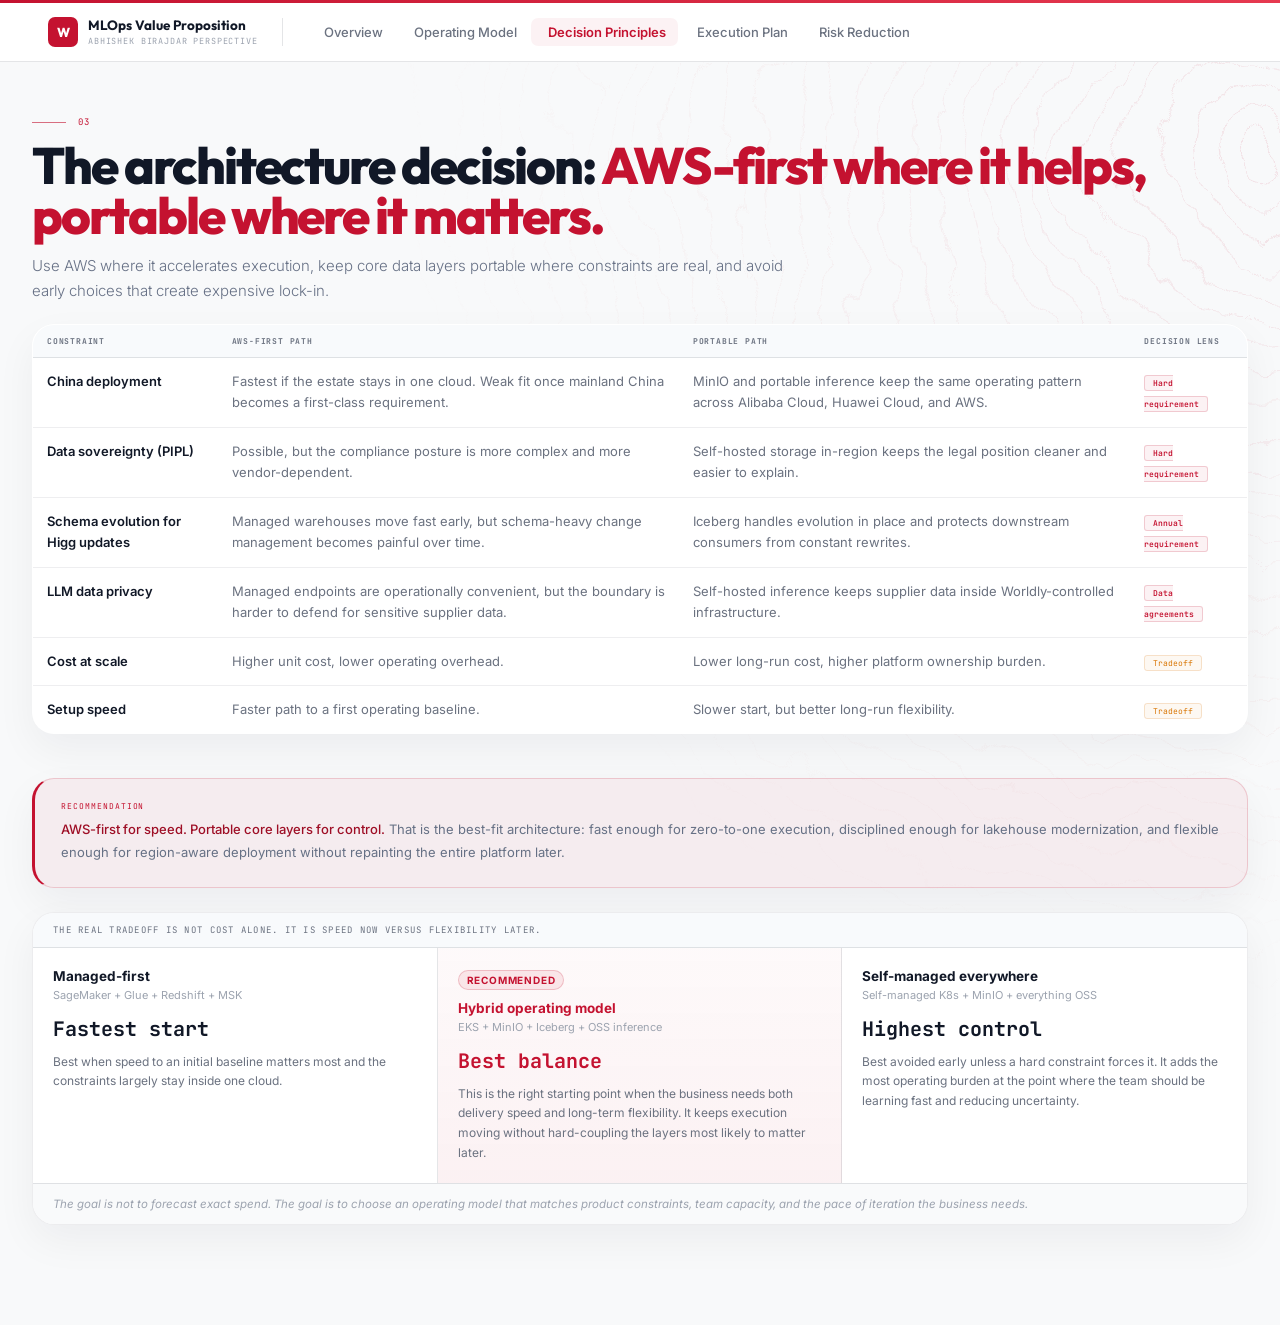
<file: section-03-aws-vs-oss.html>
﻿<!DOCTYPE html>
<html lang="en">
<head>
  <!-- Google tag (gtag.js) -->
<script async src="https://www.googletagmanager.com/gtag/js?id=G-JDP0BNE0ZP"></script>
<script>
  window.dataLayer = window.dataLayer || [];
  function gtag(){dataLayer.push(arguments);}
  gtag('js', new Date());

  gtag('config', 'G-JDP0BNE0ZP');
</script>
<meta charset="UTF-8">
<meta name="viewport" content="width=device-width, initial-scale=1.0">
<title>Section 03 - Decision Principles</title>
<link rel="preconnect" href="https://fonts.googleapis.com">
<link href="https://fonts.googleapis.com/css2?family=Inter:wght@400;500;600;700;800&family=Outfit:wght@300;400;500;600;700;800&family=JetBrains+Mono:wght@400;500;600&display=swap" rel="stylesheet">
<link rel="stylesheet" href="proposal.css">
</head>
<body class="page-shell brand-page">
<header class="topnav" id="topnav">
  <div class="topnav-inner">
    <a class="topnav-brand" href="index.html">
      <div class="topnav-logo">W</div>
      <div>
        <div class="topnav-title">MLOps Value Proposition</div>
        <div class="topnav-sub">Abhishek Birajdar perspective</div>
      </div>
    </a>
    <div class="topnav-divider"></div>
    <nav class="topnav-links">
      <a class="tnl" href="index.html"><span class="tnl-num"></span> Overview</a>
      <a class="tnl" href="section-02-architecture.html"><span class="tnl-num"></span> Operating Model</a>
      <a class="tnl active" href="section-03-aws-vs-oss.html"><span class="tnl-num"></span> Decision Principles</a>
      <a class="tnl" href="section-04-phases.html"><span class="tnl-num"></span> Execution Plan</a>
      <a class="tnl" href="section-05-risks.html"><span class="tnl-num"></span> Risk Reduction</a>
    </nav>
  </div>
</header>
<main class="page-main">
<div class="topo-bg">
  <svg xmlns="http://www.w3.org/2000/svg" viewBox="0 0 900 800" preserveAspectRatio="xMaxYMin meet">
    <defs>
      <filter id="topo" x="-40%" y="-40%" width="180%" height="180%">
        <feTurbulence type="turbulence" baseFrequency="0.009 0.007" numOctaves="4" seed="8" result="noise"/>
        <feDisplacementMap in="SourceGraphic" in2="noise" scale="45" xChannelSelector="R" yChannelSelector="G"/>
      </filter>
    </defs>
    <g filter="url(#topo)" fill="none" stroke="#C41230" stroke-width="0.8">
      <circle cx="880" cy="60" r="15"  stroke-opacity="0.22"/>
      <circle cx="880" cy="60" r="35"  stroke-opacity="0.21"/>
      <circle cx="880" cy="60" r="55"  stroke-opacity="0.20"/>
      <circle cx="880" cy="60" r="75"  stroke-opacity="0.19"/>
      <circle cx="880" cy="60" r="95"  stroke-opacity="0.18"/>
      <circle cx="880" cy="60" r="115" stroke-opacity="0.17"/>
      <circle cx="880" cy="60" r="135" stroke-opacity="0.16"/>
      <circle cx="880" cy="60" r="155" stroke-opacity="0.15"/>
      <circle cx="880" cy="60" r="175" stroke-opacity="0.14"/>
      <circle cx="880" cy="60" r="195" stroke-opacity="0.13"/>
      <circle cx="880" cy="60" r="215" stroke-opacity="0.12"/>
      <circle cx="880" cy="60" r="235" stroke-opacity="0.115"/>
      <circle cx="880" cy="60" r="255" stroke-opacity="0.11"/>
      <circle cx="880" cy="60" r="275" stroke-opacity="0.105"/>
      <circle cx="880" cy="60" r="295" stroke-opacity="0.10"/>
      <circle cx="880" cy="60" r="315" stroke-opacity="0.09"/>
      <circle cx="880" cy="60" r="335" stroke-opacity="0.085"/>
      <circle cx="880" cy="60" r="355" stroke-opacity="0.08"/>
      <circle cx="880" cy="60" r="375" stroke-opacity="0.075"/>
      <circle cx="880" cy="60" r="395" stroke-opacity="0.07"/>
      <circle cx="880" cy="60" r="415" stroke-opacity="0.065"/>
      <circle cx="880" cy="60" r="435" stroke-opacity="0.06"/>
      <circle cx="880" cy="60" r="455" stroke-opacity="0.055"/>
      <circle cx="880" cy="60" r="475" stroke-opacity="0.05"/>
      <circle cx="880" cy="60" r="495" stroke-opacity="0.045"/>
      <circle cx="880" cy="60" r="515" stroke-opacity="0.04"/>
      <circle cx="880" cy="60" r="535" stroke-opacity="0.035"/>
      <circle cx="880" cy="60" r="555" stroke-opacity="0.03"/>
      <circle cx="880" cy="60" r="575" stroke-opacity="0.025"/>
      <circle cx="880" cy="60" r="595" stroke-opacity="0.02"/>
    </g>
  </svg>
</div>
<!-- ═══════ S3: DECISION PRINCIPLES ═══════ -->
<div class="sec-wrap" data-anim="fade-up">
  <div class="sec-num">03</div>
  <h2>The architecture decision: <span class="g">AWS-first where it helps, portable where it matters.</span></h2>
  <p class="sec-sub">Use AWS where it accelerates execution, keep core data layers portable where constraints are real, and avoid early choices that create expensive lock-in.</p>
</div>
<div class="content">
  <table class="wtable" data-anim="fade-up" data-delay="1">
    <thead>
      <tr><th>Constraint</th><th>AWS-first path</th><th>Portable path</th><th>Decision lens</th></tr>
    </thead>
    <tbody>
      <tr>
        <td><strong>China deployment</strong></td>
        <td>Fastest if the estate stays in one cloud. Weak fit once mainland China becomes a first-class requirement.</td>
        <td>MinIO and portable inference keep the same operating pattern across Alibaba Cloud, Huawei Cloud, and AWS.</td>
        <td><span class="tag-h">Hard requirement</span></td>
      </tr>
      <tr>
        <td><strong>Data sovereignty (PIPL)</strong></td>
        <td>Possible, but the compliance posture is more complex and more vendor-dependent.</td>
        <td>Self-hosted storage in-region keeps the legal position cleaner and easier to explain.</td>
        <td><span class="tag-h">Hard requirement</span></td>
      </tr>
      <tr>
        <td><strong>Schema evolution for Higg updates</strong></td>
        <td>Managed warehouses move fast early, but schema-heavy change management becomes painful over time.</td>
        <td>Iceberg handles evolution in place and protects downstream consumers from constant rewrites.</td>
        <td><span class="tag-h">Annual requirement</span></td>
      </tr>
      <tr>
        <td><strong>LLM data privacy</strong></td>
        <td>Managed endpoints are operationally convenient, but the boundary is harder to defend for sensitive supplier data.</td>
        <td>Self-hosted inference keeps supplier data inside Worldly-controlled infrastructure.</td>
        <td><span class="tag-h">Data agreements</span></td>
      </tr>
      <tr>
        <td><strong>Cost at scale</strong></td>
        <td>Higher unit cost, lower operating overhead.</td>
        <td>Lower long-run cost, higher platform ownership burden.</td>
        <td><span class="tag-t">Tradeoff</span></td>
      </tr>
      <tr>
        <td><strong>Setup speed</strong></td>
        <td>Faster path to a first operating baseline.</td>
        <td>Slower start, but better long-run flexibility.</td>
        <td><span class="tag-t">Tradeoff</span></td>
      </tr>
    </tbody>
  </table>

  <div class="alert alert-g" data-anim="scale-up">
    <div class="alert-label">Recommendation</div>
    <div class="alert-text"><strong>AWS-first for speed. Portable core layers for control.</strong> That is the best-fit architecture: fast enough for zero-to-one execution, disciplined enough for lakehouse modernization, and flexible enough for region-aware deployment without repainting the entire platform later.</div>
  </div>

  <div class="tco-box" data-anim="fade-up">
    <div class="tco-box-header">The real tradeoff is not cost alone. It is speed now versus flexibility later.</div>
    <div class="tco-cols">
      <div class="tco-col">
        <div class="tco-col-title">Managed-first</div>
        <div class="tco-col-sub">SageMaker + Glue + Redshift + MSK</div>
        <div class="tco-col-cost">Fastest start</div>
        <div class="tco-col-note">Best when speed to an initial baseline matters most and the constraints largely stay inside one cloud.</div>
      </div>
      <div class="tco-col tco-col-rec">
        <div class="tco-col-badge">Recommended</div>
        <div class="tco-col-title">Hybrid operating model</div>
        <div class="tco-col-sub">EKS + MinIO + Iceberg + OSS inference</div>
        <div class="tco-col-cost">Best balance</div>
        <div class="tco-col-note">This is the right starting point when the business needs both delivery speed and long-term flexibility. It keeps execution moving without hard-coupling the layers most likely to matter later.</div>
      </div>
      <div class="tco-col">
        <div class="tco-col-title">Self-managed everywhere</div>
        <div class="tco-col-sub">Self-managed K8s + MinIO + everything OSS</div>
        <div class="tco-col-cost">Highest control</div>
        <div class="tco-col-note">Best avoided early unless a hard constraint forces it. It adds the most operating burden at the point where the team should be learning fast and reducing uncertainty.</div>
      </div>
    </div>
    <div class="tco-footer">The goal is not to forecast exact spend. The goal is to choose an operating model that matches product constraints, team capacity, and the pace of iteration the business needs.</div>
  </div>
</div>
</main>
<script src="animations.js"></script>
</body>
</html>
</file>
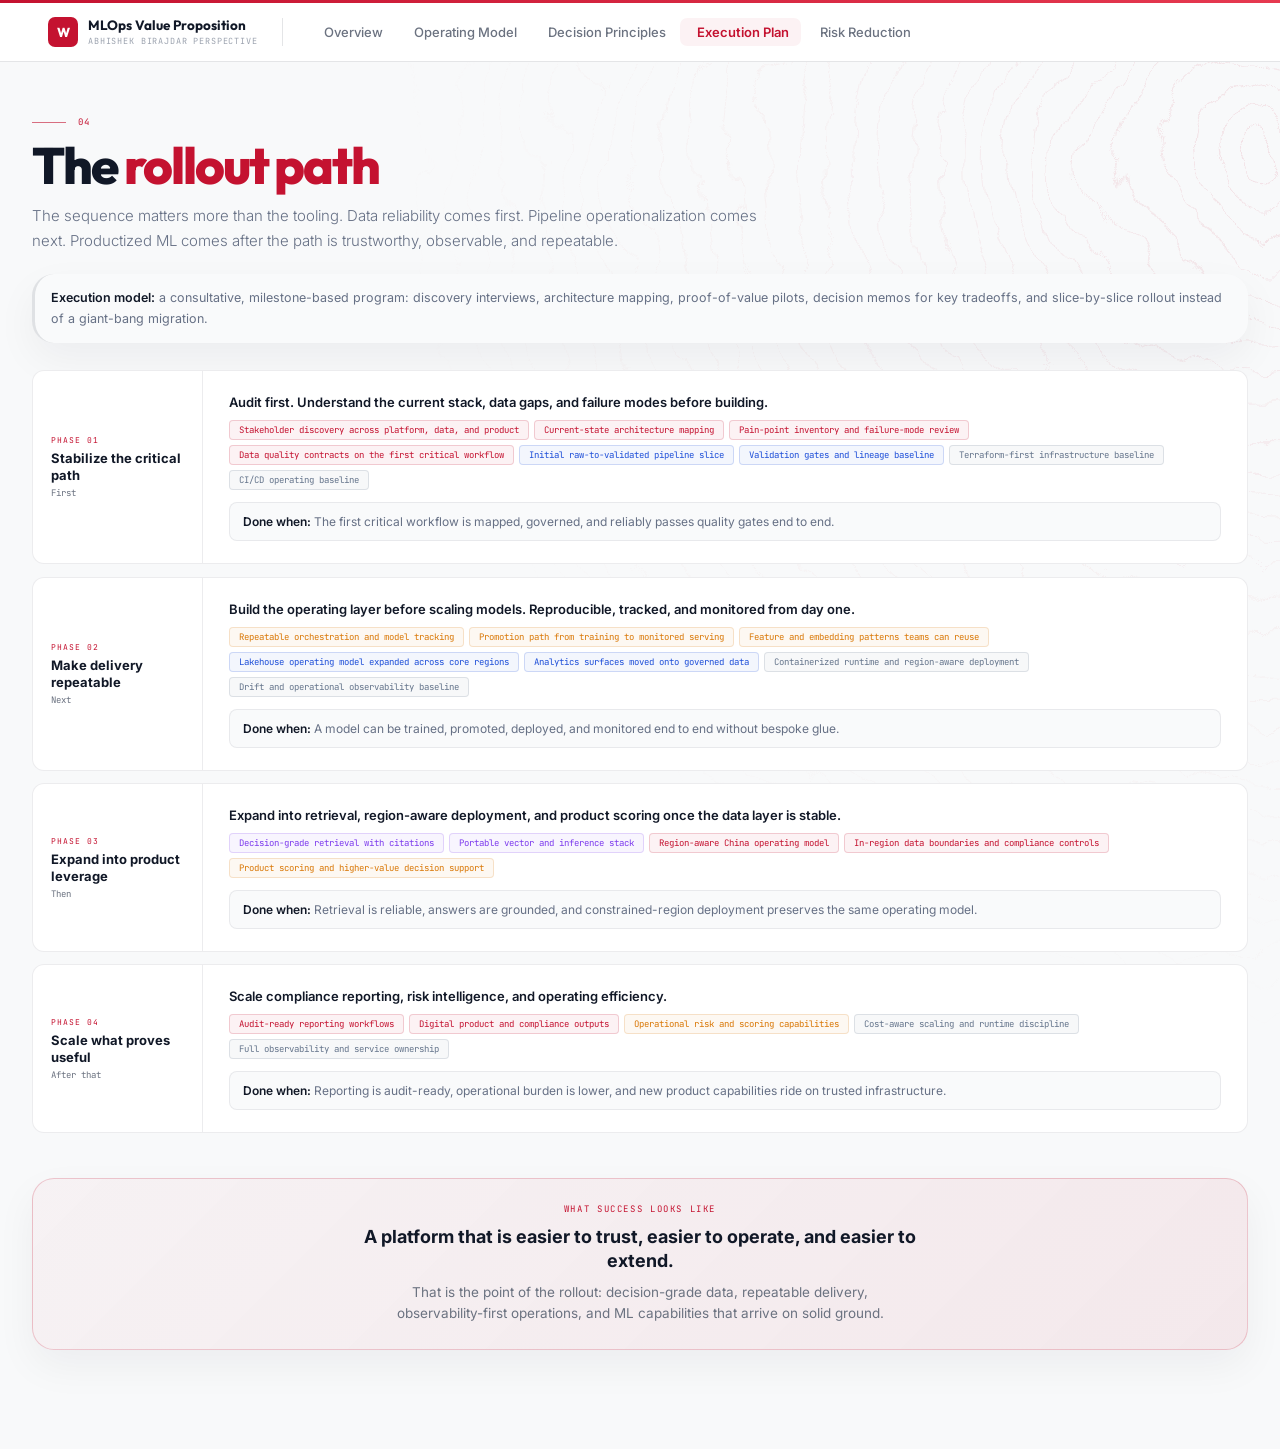
<file: section-04-phases.html>
﻿<!DOCTYPE html>
<html lang="en">
<head>
  <!-- Google tag (gtag.js) -->
<script async src="https://www.googletagmanager.com/gtag/js?id=G-JDP0BNE0ZP"></script>
<script>
  window.dataLayer = window.dataLayer || [];
  function gtag(){dataLayer.push(arguments);}
  gtag('js', new Date());

  gtag('config', 'G-JDP0BNE0ZP');
</script>
<meta charset="UTF-8">
<meta name="viewport" content="width=device-width, initial-scale=1.0">
<title>Section 04 - Execution Plan</title>
<link rel="preconnect" href="https://fonts.googleapis.com">
<link href="https://fonts.googleapis.com/css2?family=Inter:wght@400;500;600;700;800&family=Outfit:wght@300;400;500;600;700;800&family=JetBrains+Mono:wght@400;500;600&display=swap" rel="stylesheet">
<link rel="stylesheet" href="proposal.css">
</head>
<body class="page-shell brand-page">
<header class="topnav" id="topnav">
  <div class="topnav-inner">
    <a class="topnav-brand" href="index.html">
      <div class="topnav-logo">W</div>
      <div>
        <div class="topnav-title">MLOps Value Proposition</div>
        <div class="topnav-sub">Abhishek Birajdar perspective</div>
      </div>
    </a>
    <div class="topnav-divider"></div>
    <nav class="topnav-links">
      <a class="tnl" href="index.html"><span class="tnl-num"></span> Overview</a>
      <a class="tnl" href="section-02-architecture.html"><span class="tnl-num"></span> Operating Model</a>
      <a class="tnl" href="section-03-aws-vs-oss.html"><span class="tnl-num"></span> Decision Principles</a>
      <a class="tnl active" href="section-04-phases.html"><span class="tnl-num"></span> Execution Plan</a>
      <a class="tnl" href="section-05-risks.html"><span class="tnl-num"></span> Risk Reduction</a>
    </nav>
  </div>
</header>
<main class="page-main">
<div class="topo-bg">
  <svg xmlns="http://www.w3.org/2000/svg" viewBox="0 0 900 800" preserveAspectRatio="xMaxYMin meet">
    <defs>
      <filter id="topo" x="-40%" y="-40%" width="180%" height="180%">
        <feTurbulence type="turbulence" baseFrequency="0.009 0.007" numOctaves="4" seed="8" result="noise"/>
        <feDisplacementMap in="SourceGraphic" in2="noise" scale="45" xChannelSelector="R" yChannelSelector="G"/>
      </filter>
    </defs>
    <g filter="url(#topo)" fill="none" stroke="#C41230" stroke-width="0.8">
      <circle cx="880" cy="60" r="15"  stroke-opacity="0.22"/>
      <circle cx="880" cy="60" r="35"  stroke-opacity="0.21"/>
      <circle cx="880" cy="60" r="55"  stroke-opacity="0.20"/>
      <circle cx="880" cy="60" r="75"  stroke-opacity="0.19"/>
      <circle cx="880" cy="60" r="95"  stroke-opacity="0.18"/>
      <circle cx="880" cy="60" r="115" stroke-opacity="0.17"/>
      <circle cx="880" cy="60" r="135" stroke-opacity="0.16"/>
      <circle cx="880" cy="60" r="155" stroke-opacity="0.15"/>
      <circle cx="880" cy="60" r="175" stroke-opacity="0.14"/>
      <circle cx="880" cy="60" r="195" stroke-opacity="0.13"/>
      <circle cx="880" cy="60" r="215" stroke-opacity="0.12"/>
      <circle cx="880" cy="60" r="235" stroke-opacity="0.115"/>
      <circle cx="880" cy="60" r="255" stroke-opacity="0.11"/>
      <circle cx="880" cy="60" r="275" stroke-opacity="0.105"/>
      <circle cx="880" cy="60" r="295" stroke-opacity="0.10"/>
      <circle cx="880" cy="60" r="315" stroke-opacity="0.09"/>
      <circle cx="880" cy="60" r="335" stroke-opacity="0.085"/>
      <circle cx="880" cy="60" r="355" stroke-opacity="0.08"/>
      <circle cx="880" cy="60" r="375" stroke-opacity="0.075"/>
      <circle cx="880" cy="60" r="395" stroke-opacity="0.07"/>
      <circle cx="880" cy="60" r="415" stroke-opacity="0.065"/>
      <circle cx="880" cy="60" r="435" stroke-opacity="0.06"/>
      <circle cx="880" cy="60" r="455" stroke-opacity="0.055"/>
      <circle cx="880" cy="60" r="475" stroke-opacity="0.05"/>
      <circle cx="880" cy="60" r="495" stroke-opacity="0.045"/>
      <circle cx="880" cy="60" r="515" stroke-opacity="0.04"/>
      <circle cx="880" cy="60" r="535" stroke-opacity="0.035"/>
      <circle cx="880" cy="60" r="555" stroke-opacity="0.03"/>
      <circle cx="880" cy="60" r="575" stroke-opacity="0.025"/>
      <circle cx="880" cy="60" r="595" stroke-opacity="0.02"/>
    </g>
  </svg>
</div>
<!-- ═══════ S4: PHASES ═══════ -->
<div class="sec-wrap" data-anim="fade-up">
  <div class="sec-num">04</div>
  <h2>The <span class="g">rollout path</span></h2>
  <p class="sec-sub">The sequence matters more than the tooling. Data reliability comes first. Pipeline operationalization comes next. Productized ML comes after the path is trustworthy, observable, and repeatable.</p>
</div>
<div class="content">
  <div class="resource-ctx" data-anim="fade-left"><strong>Execution model:</strong> a consultative, milestone-based program: discovery interviews, architecture mapping, proof-of-value pilots, decision memos for key tradeoffs, and slice-by-slice rollout instead of a giant-bang migration.</div>
  <div class="phases">
    <div class="phase" data-anim="fade-left" data-delay="1">
      <div class="p-left"><div class="p-lnum">Phase 01</div><div class="p-lname">Stabilize the critical path</div><div class="p-ltime">First</div></div>
      <div class="p-right">
        <div class="p-rtitle">Audit first. Understand the current stack, data gaps, and failure modes before building.</div>
        <div class="p-tags">
          <span class="pt pt-g">Stakeholder discovery across platform, data, and product</span>
          <span class="pt pt-g">Current-state architecture mapping</span>
          <span class="pt pt-g">Pain-point inventory and failure-mode review</span>
          <span class="pt pt-g">Data quality contracts on the first critical workflow</span>
          <span class="pt pt-d">Initial raw-to-validated pipeline slice</span>
          <span class="pt pt-d">Validation gates and lineage baseline</span>
          <span class="pt pt-s">Terraform-first infrastructure baseline</span>
          <span class="pt pt-s">CI/CD operating baseline</span>
        </div>
        <div class="p-metric"><strong>Done when:</strong> The first critical workflow is mapped, governed, and reliably passes quality gates end to end.</div>
      </div>
    </div>
    <div class="phase" data-anim="fade-right" data-delay="1">
      <div class="p-left"><div class="p-lnum">Phase 02</div><div class="p-lname">Make delivery repeatable</div><div class="p-ltime">Next</div></div>
      <div class="p-right">
        <div class="p-rtitle">Build the operating layer before scaling models. Reproducible, tracked, and monitored from day one.</div>
        <div class="p-tags">
          <span class="pt pt-a">Repeatable orchestration and model tracking</span>
          <span class="pt pt-a">Promotion path from training to monitored serving</span>
          <span class="pt pt-a">Feature and embedding patterns teams can reuse</span>
          <span class="pt pt-d">Lakehouse operating model expanded across core regions</span>
          <span class="pt pt-d">Analytics surfaces moved onto governed data</span>
          <span class="pt pt-s">Containerized runtime and region-aware deployment</span>
          <span class="pt pt-s">Drift and operational observability baseline</span>
        </div>
        <div class="p-metric"><strong>Done when:</strong> A model can be trained, promoted, deployed, and monitored end to end without bespoke glue.</div>
      </div>
    </div>
    <div class="phase" data-anim="fade-left" data-delay="1">
      <div class="p-left"><div class="p-lnum">Phase 03</div><div class="p-lname">Expand into product leverage</div><div class="p-ltime">Then</div></div>
      <div class="p-right">
        <div class="p-rtitle">Expand into retrieval, region-aware deployment, and product scoring once the data layer is stable.</div>
        <div class="p-tags">
          <span class="pt pt-v">Decision-grade retrieval with citations</span>
          <span class="pt pt-v">Portable vector and inference stack</span>
          <span class="pt pt-r">Region-aware China operating model</span>
          <span class="pt pt-r">In-region data boundaries and compliance controls</span>
          <span class="pt pt-a">Product scoring and higher-value decision support</span>
        </div>
        <div class="p-metric"><strong>Done when:</strong> Retrieval is reliable, answers are grounded, and constrained-region deployment preserves the same operating model.</div>
      </div>
    </div>
    <div class="phase" data-anim="fade-right" data-delay="1">
      <div class="p-left"><div class="p-lnum">Phase 04</div><div class="p-lname">Scale what proves useful</div><div class="p-ltime">After that</div></div>
      <div class="p-right">
        <div class="p-rtitle">Scale compliance reporting, risk intelligence, and operating efficiency.</div>
        <div class="p-tags">
          <span class="pt pt-g">Audit-ready reporting workflows</span>
          <span class="pt pt-g">Digital product and compliance outputs</span>
          <span class="pt pt-a">Operational risk and scoring capabilities</span>
          <span class="pt pt-s">Cost-aware scaling and runtime discipline</span>
          <span class="pt pt-s">Full observability and service ownership</span>
        </div>
        <div class="p-metric"><strong>Done when:</strong> Reporting is audit-ready, operational burden is lower, and new product capabilities ride on trusted infrastructure.</div>
      </div>
    </div>
  </div>

  <div class="phase-closing" data-anim="pop">
    <div class="phase-closing-label">What success looks like</div>
    <div class="phase-closing-title">A platform that is easier to trust, easier to operate, and easier to extend.</div>
    <div class="phase-closing-sub">That is the point of the rollout: decision-grade data, repeatable delivery, observability-first operations, and ML capabilities that arrive on solid ground.</div>
  </div>
</div>
</main>
<script src="animations.js"></script>
</body>
</html>
</file>
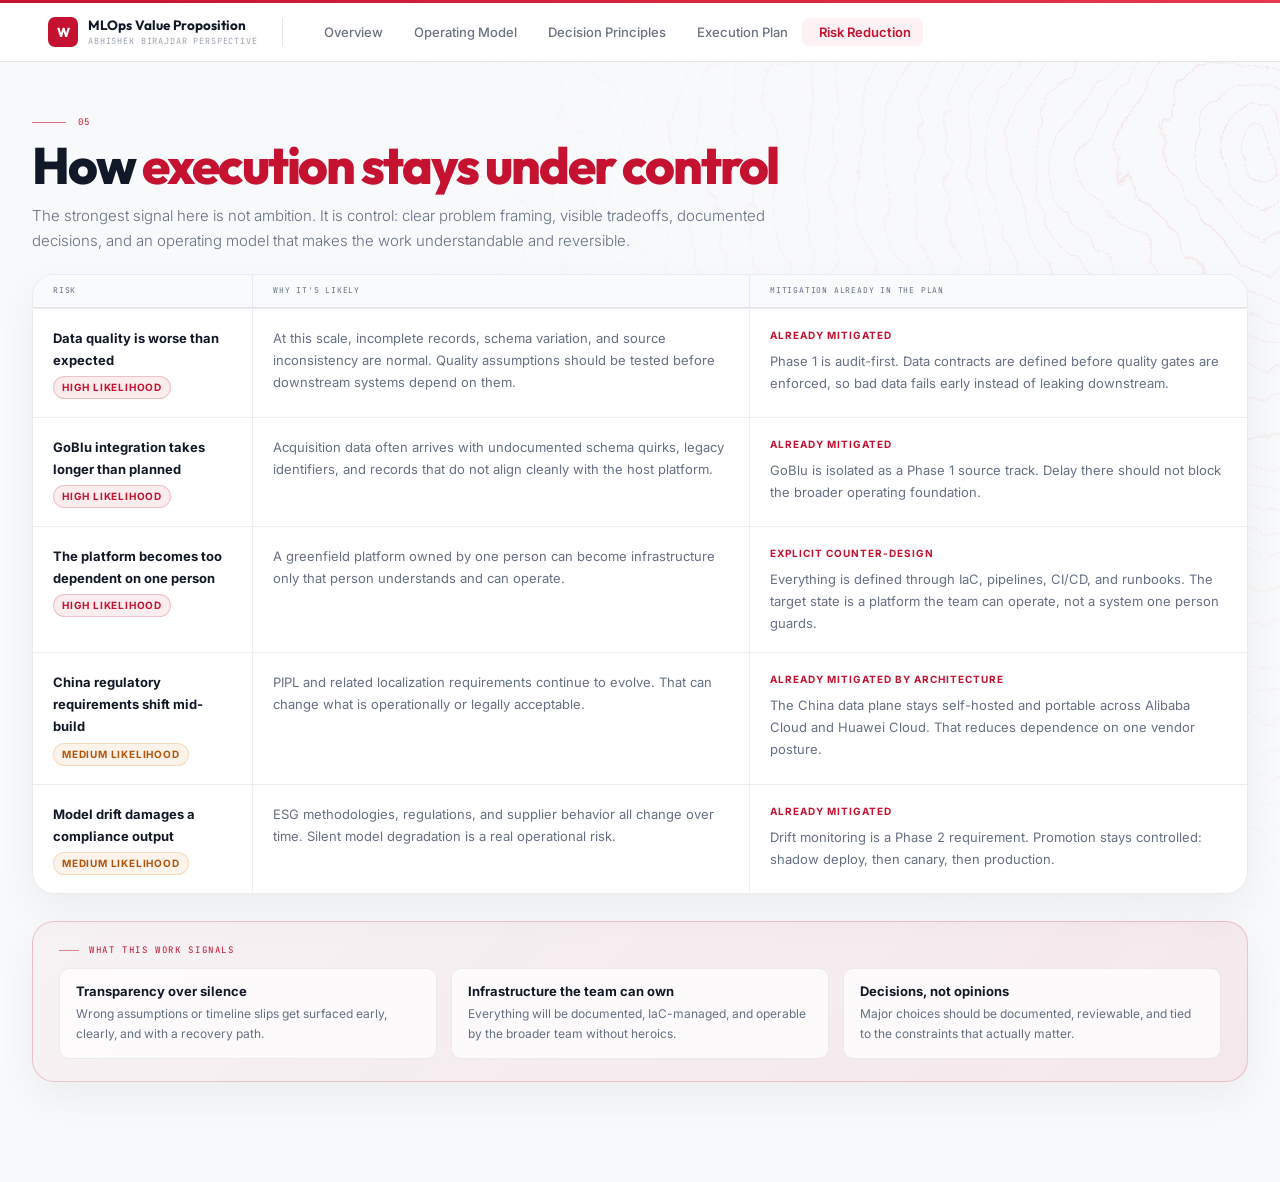
<file: section-05-risks.html>
<!DOCTYPE html>
<html lang="en">
<head>
  <!-- Google tag (gtag.js) -->
<script async src="https://www.googletagmanager.com/gtag/js?id=G-JDP0BNE0ZP"></script>
<script>
  window.dataLayer = window.dataLayer || [];
  function gtag(){dataLayer.push(arguments);}
  gtag('js', new Date());

  gtag('config', 'G-JDP0BNE0ZP');
</script>
<meta charset="UTF-8">
<meta name="viewport" content="width=device-width, initial-scale=1.0">
<title>Section 05 - Risk Reduction</title>
<link rel="preconnect" href="https://fonts.googleapis.com">
<link href="https://fonts.googleapis.com/css2?family=Inter:wght@400;500;600;700;800&family=Outfit:wght@300;400;500;600;700;800&family=JetBrains+Mono:wght@400;500;600&display=swap" rel="stylesheet">
<link rel="stylesheet" href="proposal.css">
</head>
<body class="page-shell brand-page">
<header class="topnav" id="topnav">
  <div class="topnav-inner">
    <a class="topnav-brand" href="index.html">
      <div class="topnav-logo">W</div>
      <div>
        <div class="topnav-title">MLOps Value Proposition</div>
        <div class="topnav-sub">Abhishek Birajdar perspective</div>
      </div>
    </a>
    <div class="topnav-divider"></div>
    <nav class="topnav-links">
      <a class="tnl" href="index.html"><span class="tnl-num"></span> Overview</a>
      <a class="tnl" href="section-02-architecture.html"><span class="tnl-num"></span> Operating Model</a>
      <a class="tnl" href="section-03-aws-vs-oss.html"><span class="tnl-num"></span> Decision Principles</a>
      <a class="tnl" href="section-04-phases.html"><span class="tnl-num"></span> Execution Plan</a>
      <a class="tnl active" href="section-05-risks.html"><span class="tnl-num"></span> Risk Reduction</a>
    </nav>
  </div>
</header>
<main class="page-main">
<div class="topo-bg">
  <svg xmlns="http://www.w3.org/2000/svg" viewBox="0 0 900 800" preserveAspectRatio="xMaxYMin meet">
    <defs>
      <filter id="topo" x="-40%" y="-40%" width="180%" height="180%">
        <feTurbulence type="turbulence" baseFrequency="0.009 0.007" numOctaves="4" seed="8" result="noise"/>
        <feDisplacementMap in="SourceGraphic" in2="noise" scale="45" xChannelSelector="R" yChannelSelector="G"/>
      </filter>
    </defs>
    <g filter="url(#topo)" fill="none" stroke="#C41230" stroke-width="0.8">
      <circle cx="880" cy="60" r="15" stroke-opacity="0.22"/>
      <circle cx="880" cy="60" r="35" stroke-opacity="0.21"/>
      <circle cx="880" cy="60" r="55" stroke-opacity="0.20"/>
      <circle cx="880" cy="60" r="75" stroke-opacity="0.19"/>
      <circle cx="880" cy="60" r="95" stroke-opacity="0.18"/>
      <circle cx="880" cy="60" r="115" stroke-opacity="0.17"/>
      <circle cx="880" cy="60" r="135" stroke-opacity="0.16"/>
      <circle cx="880" cy="60" r="155" stroke-opacity="0.15"/>
      <circle cx="880" cy="60" r="175" stroke-opacity="0.14"/>
      <circle cx="880" cy="60" r="195" stroke-opacity="0.13"/>
      <circle cx="880" cy="60" r="215" stroke-opacity="0.12"/>
      <circle cx="880" cy="60" r="235" stroke-opacity="0.115"/>
      <circle cx="880" cy="60" r="255" stroke-opacity="0.11"/>
      <circle cx="880" cy="60" r="275" stroke-opacity="0.105"/>
      <circle cx="880" cy="60" r="295" stroke-opacity="0.10"/>
      <circle cx="880" cy="60" r="315" stroke-opacity="0.09"/>
      <circle cx="880" cy="60" r="335" stroke-opacity="0.085"/>
      <circle cx="880" cy="60" r="355" stroke-opacity="0.08"/>
      <circle cx="880" cy="60" r="375" stroke-opacity="0.075"/>
      <circle cx="880" cy="60" r="395" stroke-opacity="0.07"/>
      <circle cx="880" cy="60" r="415" stroke-opacity="0.065"/>
      <circle cx="880" cy="60" r="435" stroke-opacity="0.06"/>
      <circle cx="880" cy="60" r="455" stroke-opacity="0.055"/>
      <circle cx="880" cy="60" r="475" stroke-opacity="0.05"/>
      <circle cx="880" cy="60" r="495" stroke-opacity="0.045"/>
      <circle cx="880" cy="60" r="515" stroke-opacity="0.04"/>
      <circle cx="880" cy="60" r="535" stroke-opacity="0.035"/>
      <circle cx="880" cy="60" r="555" stroke-opacity="0.03"/>
      <circle cx="880" cy="60" r="575" stroke-opacity="0.025"/>
      <circle cx="880" cy="60" r="595" stroke-opacity="0.02"/>
    </g>
  </svg>
</div>
<div class="sec-wrap" data-anim="fade-up">
  <div class="sec-num">05</div>
  <h2>How <span class="g">execution stays under control</span></h2>
  <p class="sec-sub">The strongest signal here is not ambition. It is control: clear problem framing, visible tradeoffs, documented decisions, and an operating model that makes the work understandable and reversible.</p>
</div>
<div class="content">

  <div class="risk-grid" data-anim="fade-up">
    <div class="risk-row risk-header">
      <div class="risk-cell">Risk</div>
      <div class="risk-cell">Why it's likely</div>
      <div class="risk-cell">Mitigation already in the plan</div>
    </div>

    <div class="risk-row">
      <div class="risk-cell">
        <div class="risk-name">Data quality is worse than expected</div>
        <span class="risk-level rl-high">High likelihood</span>
      </div>
      <div class="risk-cell">At this scale, incomplete records, schema variation, and source inconsistency are normal. Quality assumptions should be tested before downstream systems depend on them.</div>
      <div class="risk-cell">
        <div class="risk-mitigation-title">Already mitigated</div>
        Phase 1 is audit-first. Data contracts are defined before quality gates are enforced, so bad data fails early instead of leaking downstream.
      </div>
    </div>

    <div class="risk-row">
      <div class="risk-cell">
        <div class="risk-name">GoBlu integration takes longer than planned</div>
        <span class="risk-level rl-high">High likelihood</span>
      </div>
      <div class="risk-cell">Acquisition data often arrives with undocumented schema quirks, legacy identifiers, and records that do not align cleanly with the host platform.</div>
      <div class="risk-cell">
        <div class="risk-mitigation-title">Already mitigated</div>
        GoBlu is isolated as a Phase 1 source track. Delay there should not block the broader operating foundation.
      </div>
    </div>

    <div class="risk-row">
      <div class="risk-cell">
        <div class="risk-name">The platform becomes too dependent on one person</div>
        <span class="risk-level rl-high">High likelihood</span>
      </div>
      <div class="risk-cell">A greenfield platform owned by one person can become infrastructure only that person understands and can operate.</div>
      <div class="risk-cell">
        <div class="risk-mitigation-title">Explicit counter-design</div>
        Everything is defined through IaC, pipelines, CI/CD, and runbooks. The target state is a platform the team can operate, not a system one person guards.
      </div>
    </div>

    <div class="risk-row">
      <div class="risk-cell">
        <div class="risk-name">China regulatory requirements shift mid-build</div>
        <span class="risk-level rl-med">Medium likelihood</span>
      </div>
      <div class="risk-cell">PIPL and related localization requirements continue to evolve. That can change what is operationally or legally acceptable.</div>
      <div class="risk-cell">
        <div class="risk-mitigation-title">Already mitigated by architecture</div>
        The China data plane stays self-hosted and portable across Alibaba Cloud and Huawei Cloud. That reduces dependence on one vendor posture.
      </div>
    </div>

    <div class="risk-row">
      <div class="risk-cell">
        <div class="risk-name">Model drift damages a compliance output</div>
        <span class="risk-level rl-med">Medium likelihood</span>
      </div>
      <div class="risk-cell">ESG methodologies, regulations, and supplier behavior all change over time. Silent model degradation is a real operational risk.</div>
      <div class="risk-cell">
        <div class="risk-mitigation-title">Already mitigated</div>
        Drift monitoring is a Phase 2 requirement. Promotion stays controlled: shadow deploy, then canary, then production.
      </div>
    </div>
  </div>

  <div class="commit-box" data-anim="pop">
    <div class="commit-label">What this work signals</div>
    <div class="commit-items">
      <div class="commit-item">
        <div class="commit-item-title">Transparency over silence</div>
        <div class="commit-item-text">Wrong assumptions or timeline slips get surfaced early, clearly, and with a recovery path.</div>
      </div>
      <div class="commit-item">
        <div class="commit-item-title">Infrastructure the team can own</div>
        <div class="commit-item-text">Everything will be documented, IaC-managed, and operable by the broader team without heroics.</div>
      </div>
      <div class="commit-item">
        <div class="commit-item-title">Decisions, not opinions</div>
        <div class="commit-item-text">Major choices should be documented, reviewable, and tied to the constraints that actually matter.</div>
      </div>
    </div>
  </div>

</div>
</main>
<script src="animations.js"></script>
</body>
</html>
</file>
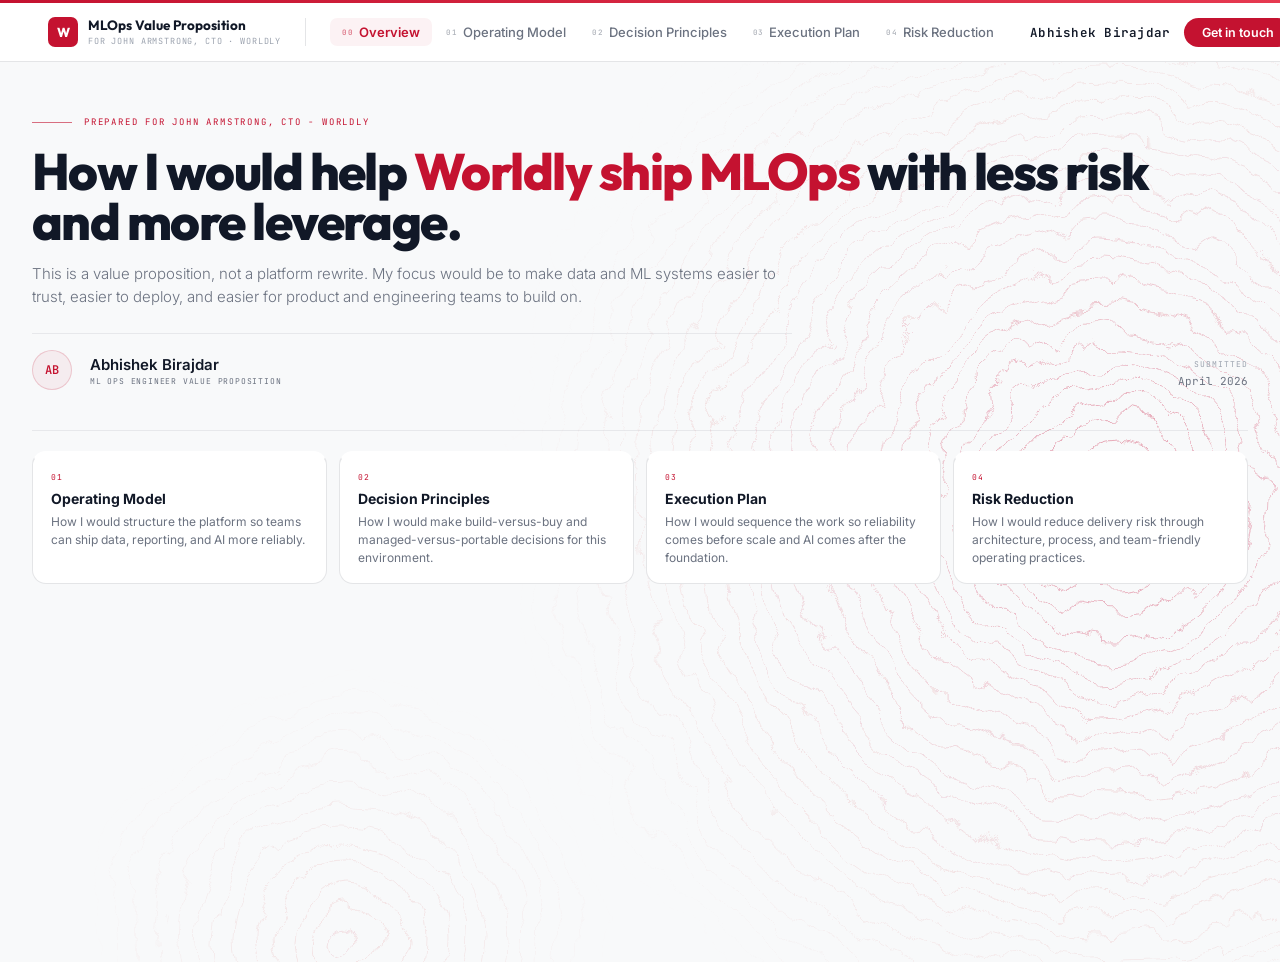
<file: worldly-cto-proposal-v2.html>
﻿<!DOCTYPE html>
<html lang="en">
<head>
<meta charset="UTF-8">
<meta name="viewport" content="width=device-width, initial-scale=1.0">
<title>Worldly - MLOps Value Proposition</title>
<link rel="preconnect" href="https://fonts.googleapis.com">
<link href="https://fonts.googleapis.com/css2?family=Inter:wght@400;500;600;700;800&family=Outfit:wght@300;400;500;600;700;800&family=JetBrains+Mono:wght@400;500;600&display=swap" rel="stylesheet">
<link rel="stylesheet" href="proposal.css">
</head>
<body class="page-shell brand-page overview-page">
<header class="topnav" id="topnav">
  <div class="topnav-inner">
    <a class="topnav-brand" href="worldly-cto-proposal-v2.html">
      <div class="topnav-logo">W</div>
      <div>
        <div class="topnav-title">MLOps Value Proposition</div>
        <div class="topnav-sub">For John Armstrong, CTO · Worldly</div>
      </div>
    </a>
    <div class="topnav-divider"></div>
    <nav class="topnav-links">
      <a class="tnl active" href="worldly-cto-proposal-v2.html"><span class="tnl-num">00</span> Overview</a>
      <a class="tnl" href="section-02-architecture.html"><span class="tnl-num">01</span> Operating Model</a>
      <a class="tnl" href="section-03-aws-vs-oss.html"><span class="tnl-num">02</span> Decision Principles</a>
      <a class="tnl" href="section-04-phases.html"><span class="tnl-num">03</span> Execution Plan</a>
      <a class="tnl" href="section-05-risks.html"><span class="tnl-num">04</span> Risk Reduction</a>
    </nav>
    <div class="topnav-cta">
      <span class="topnav-name">Abhishek Birajdar</span>
      <a class="topnav-btn" href="mailto:acbirajdar16@gmail.com">Get in touch</a>
    </div>
  </div>
</header>
<main class="page-main">
<div class="topo-bg">
  <svg xmlns="http://www.w3.org/2000/svg" viewBox="0 0 1000 900" preserveAspectRatio="xMaxYMin meet">
    <defs>
      <filter id="topo-cover" x="-40%" y="-40%" width="180%" height="180%">
        <feTurbulence type="turbulence" baseFrequency="0.009 0.007" numOctaves="4" seed="8" result="noise"/>
        <feDisplacementMap in="SourceGraphic" in2="noise" scale="50" xChannelSelector="R" yChannelSelector="G"/>
      </filter>
      <filter id="topo-sec" x="-40%" y="-40%" width="180%" height="180%">
        <feTurbulence type="turbulence" baseFrequency="0.009 0.007" numOctaves="4" seed="8" result="noise"/>
        <feDisplacementMap in="SourceGraphic" in2="noise" scale="40" xChannelSelector="R" yChannelSelector="G"/>
      </filter>
    </defs>
    <!-- Primary cluster  right-center, prominent on cover -->
    <g filter="url(#topo-cover)" fill="none" stroke="#C41230" stroke-width="0.9">
      <circle cx="820" cy="430" r="15"  stroke-opacity="0.42"/>
      <circle cx="820" cy="430" r="35"  stroke-opacity="0.40"/>
      <circle cx="820" cy="430" r="55"  stroke-opacity="0.38"/>
      <circle cx="820" cy="430" r="75"  stroke-opacity="0.36"/>
      <circle cx="820" cy="430" r="95"  stroke-opacity="0.34"/>
      <circle cx="820" cy="430" r="115" stroke-opacity="0.32"/>
      <circle cx="820" cy="430" r="135" stroke-opacity="0.30"/>
      <circle cx="820" cy="430" r="155" stroke-opacity="0.28"/>
      <circle cx="820" cy="430" r="175" stroke-opacity="0.26"/>
      <circle cx="820" cy="430" r="195" stroke-opacity="0.24"/>
      <circle cx="820" cy="430" r="215" stroke-opacity="0.22"/>
      <circle cx="820" cy="430" r="235" stroke-opacity="0.20"/>
      <circle cx="820" cy="430" r="255" stroke-opacity="0.18"/>
      <circle cx="820" cy="430" r="275" stroke-opacity="0.17"/>
      <circle cx="820" cy="430" r="295" stroke-opacity="0.16"/>
      <circle cx="820" cy="430" r="315" stroke-opacity="0.15"/>
      <circle cx="820" cy="430" r="335" stroke-opacity="0.14"/>
      <circle cx="820" cy="430" r="355" stroke-opacity="0.13"/>
      <circle cx="820" cy="430" r="375" stroke-opacity="0.12"/>
      <circle cx="820" cy="430" r="395" stroke-opacity="0.11"/>
      <circle cx="820" cy="430" r="415" stroke-opacity="0.10"/>
      <circle cx="820" cy="430" r="435" stroke-opacity="0.09"/>
      <circle cx="820" cy="430" r="455" stroke-opacity="0.08"/>
      <circle cx="820" cy="430" r="475" stroke-opacity="0.07"/>
      <circle cx="820" cy="430" r="495" stroke-opacity="0.06"/>
      <circle cx="820" cy="430" r="515" stroke-opacity="0.05"/>
      <circle cx="820" cy="430" r="535" stroke-opacity="0.04"/>
      <circle cx="820" cy="430" r="555" stroke-opacity="0.03"/>
      <circle cx="820" cy="430" r="575" stroke-opacity="0.02"/>
      <circle cx="820" cy="430" r="595" stroke-opacity="0.015"/>
    </g>
    <!-- Secondary cluster  bottom-left corner accent -->
    <g filter="url(#topo-sec)" fill="none" stroke="#C41230" stroke-width="0.75">
      <circle cx="60"  cy="870" r="15"  stroke-opacity="0.14"/>
      <circle cx="60"  cy="870" r="35"  stroke-opacity="0.13"/>
      <circle cx="60"  cy="870" r="55"  stroke-opacity="0.12"/>
      <circle cx="60"  cy="870" r="75"  stroke-opacity="0.11"/>
      <circle cx="60"  cy="870" r="95"  stroke-opacity="0.10"/>
      <circle cx="60"  cy="870" r="115" stroke-opacity="0.09"/>
      <circle cx="60"  cy="870" r="135" stroke-opacity="0.08"/>
      <circle cx="60"  cy="870" r="155" stroke-opacity="0.07"/>
      <circle cx="60"  cy="870" r="175" stroke-opacity="0.06"/>
      <circle cx="60"  cy="870" r="195" stroke-opacity="0.05"/>
      <circle cx="60"  cy="870" r="215" stroke-opacity="0.04"/>
      <circle cx="60"  cy="870" r="235" stroke-opacity="0.03"/>
      <circle cx="60"  cy="870" r="255" stroke-opacity="0.02"/>
    </g>
  </svg>
</div>
<div class="cover">
  <div class="cover-eye" data-anim="fade-up">Prepared for John Armstrong, CTO - Worldly</div>
  <h1 data-anim="fade-up" data-delay="1">How I would help <span class="g">Worldly ship MLOps</span> with less risk and more leverage.</h1>
  <p class="cover-sub" data-anim="fade-up" data-delay="2">This is a value proposition, not a platform rewrite. My focus would be to make data and ML systems easier to trust, easier to deploy, and easier for product and engineering teams to build on.</p>
  <div class="cover-auth" data-anim="fade-up" data-delay="3">
    <div class="auth-av">AB</div>
    <div>
      <div class="auth-name">Abhishek Birajdar</div>
      <div class="auth-role">ML Ops Engineer Value Proposition</div>
    </div>
  </div>
  <div class="cover-ctx">
    <div class="ctx-l">Submitted</div>
    <div class="ctx-v">April 2026</div>
  </div>
</div>

<div class="divider"></div>

<div class="section-index">
  <a class="section-card" href="section-02-architecture.html" data-anim="scale-up" data-delay="1"><div class="section-card-num">01</div><div class="section-card-title">Operating Model</div><div class="section-card-text">How I would structure the platform so teams can ship data, reporting, and AI more reliably.</div></a>
  <a class="section-card" href="section-03-aws-vs-oss.html" data-anim="scale-up" data-delay="2"><div class="section-card-num">02</div><div class="section-card-title">Decision Principles</div><div class="section-card-text">How I would make build-versus-buy and managed-versus-portable decisions for this environment.</div></a>
  <a class="section-card" href="section-04-phases.html" data-anim="scale-up" data-delay="3"><div class="section-card-num">03</div><div class="section-card-title">Execution Plan</div><div class="section-card-text">How I would sequence the work so reliability comes before scale and AI comes after the foundation.</div></a>
  <a class="section-card" href="section-05-risks.html" data-anim="scale-up" data-delay="4"><div class="section-card-num">04</div><div class="section-card-title">Risk Reduction</div><div class="section-card-text">How I would reduce delivery risk through architecture, process, and team-friendly operating practices.</div></a>
</div>


</main>
<script src="animations.js"></script>
</body>
</html>
</file>
<file: proposal.css>
*,*::before,*::after{box-sizing:border-box;margin:0;padding:0}

:root{
  /* Backgrounds */
  --bg:#FFFFFF;--bg2:#FFFFFF;--bg3:#F9FAFB;--bg4:#F1F3F5;
  /* Borders */
  --border:rgba(15,23,42,0.07);--border2:rgba(15,23,42,0.11);
  /* Text */
  --text:#111827;--muted:#9CA3AF;--muted2:#6B7280;

  /* ── Worldly Red — primary brand ── */
  --g:#C41230;--g2:#C41230;--g3:#9E0E26;
  --g-bg:rgba(196,18,48,0.05);--g-bdr:rgba(196,18,48,0.18);

  /* ── Diagram node palette (keep distinct for visual differentiation) ── */
  --d:#1D4ED8;--d-bg:rgba(29,78,216,0.05);--d-bdr:rgba(29,78,216,0.18);
  --v:#7C3AED;--v-bg:rgba(124,58,237,0.05);--v-bdr:rgba(124,58,237,0.18);
  --a:#D97706;--a-bg:rgba(217,119,6,0.05);--a-bdr:rgba(217,119,6,0.18);
  --r:#C41230;--r-bg:rgba(196,18,48,0.05);--r-bdr:rgba(196,18,48,0.18);
  --s:#64748B;--s-bg:rgba(100,116,139,0.05);--s-bdr:rgba(100,116,139,0.18);

  /* ── Brand aliases ── */
  --brand-red:#C41230;--brand-red-bg:rgba(196,18,48,0.05);--brand-red-bdr:rgba(196,18,48,0.18);
  --clean-slate:#F8F9FA;

  /* ── Dark sidebar ── */
  --sb-bg:#111827;
  --sb-bdr:rgba(255,255,255,0.07);
  --sb-muted:rgba(255,255,255,0.45);
  --sb-text:#F9FAFB;
  --sb-hover:rgba(255,255,255,0.04);
  --sb-active-bg:rgba(196,18,48,0.14);
  --sb-active-bdr:rgba(196,18,48,0.5);
}

html{scroll-behavior:smooth}
body{font-family:'Outfit',sans-serif;background:var(--bg);color:var(--text);min-height:100vh;overflow-x:hidden}
body::before{content:'';position:fixed;inset:0;
  background-image:
    linear-gradient(rgba(15,23,42,0.012) 1px,transparent 1px),
    linear-gradient(90deg,rgba(15,23,42,0.012) 1px,transparent 1px);
  background-size:60px 60px;
  pointer-events:none;z-index:0}

/* ══════════════════════════════════════════
   TOPOGRAPHIC BACKGROUND DECORATION
══════════════════════════════════════════ */
.topo-bg{
  position:absolute;inset:0;
  overflow:hidden;
  pointer-events:none;
  z-index:0;
}
.topo-bg svg{
  position:absolute;
  top:0;right:0;
  width:100%;height:100%;
}

/* ══════════════════════════════════════════
   COVER
══════════════════════════════════════════ */
.cover{position:relative;z-index:1;min-height:100vh;display:flex;flex-direction:column;justify-content:center;padding:80px;max-width:1100px;margin:0 auto}
.cover-eye{font-family:'JetBrains Mono',monospace;font-size:10px;letter-spacing:0.2em;text-transform:uppercase;color:var(--g);margin-bottom:32px;display:flex;align-items:center;gap:12px}
.cover-eye::before{content:'';width:40px;height:1px;background:var(--g);opacity:0.6}
h1{font-family:'Outfit',sans-serif;font-size:clamp(36px,5vw,68px);font-weight:800;line-height:1.05;color:var(--text);margin-bottom:24px;letter-spacing:-0.03em}
h1 .g{color:var(--g)}
h1 .dim{color:#9CA3AF}
.cover-sub{font-size:17px;line-height:1.8;color:var(--muted2);font-weight:300;max-width:580px;margin-bottom:48px}
.cover-auth{display:flex;align-items:center;gap:18px;border-top:1px solid var(--border);padding-top:28px;max-width:580px}
.auth-av{width:46px;height:46px;border-radius:50%;background:var(--g-bg);border:1px solid var(--g-bdr);display:flex;align-items:center;justify-content:center;font-family:'JetBrains Mono',monospace;font-size:13px;font-weight:600;color:var(--g);flex-shrink:0}
.auth-name{font-size:16px;font-weight:600;color:var(--text);margin-bottom:2px}
.auth-role{font-family:'JetBrains Mono',monospace;font-size:9px;letter-spacing:0.1em;text-transform:uppercase;color:var(--muted2)}
.cover-ctx{position:absolute;right:80px;bottom:80px;text-align:right}
.ctx-l{font-family:'JetBrains Mono',monospace;font-size:8px;letter-spacing:0.12em;text-transform:uppercase;color:var(--muted);margin-bottom:5px}
.ctx-v{font-family:'JetBrains Mono',monospace;font-size:11px;color:var(--muted2)}

/* ══════════════════════════════════════════
   SECTION WRAPPER & TYPOGRAPHY
══════════════════════════════════════════ */
.sec-wrap{position:relative;z-index:1;max-width:1600px;margin:0 auto;padding:56px 32px 0}
.sec-num{font-family:'JetBrains Mono',monospace;font-size:10px;letter-spacing:0.18em;text-transform:uppercase;color:var(--g);margin-bottom:10px;display:flex;align-items:center;gap:12px}
.sec-num::before{content:'';width:28px;height:1px;background:var(--g);opacity:0.5}
h2{font-family:'Outfit',sans-serif;font-size:clamp(22px,3vw,40px);font-weight:800;line-height:1.15;color:var(--text);margin-bottom:12px;letter-spacing:-0.025em}
h2 .g{color:var(--g)}
.sec-sub{font-size:13px;line-height:1.6;color:var(--muted2);max-width:760px;font-weight:300;border-left:2px solid var(--g-bdr);padding-left:14px}
.content{position:relative;z-index:1;max-width:1600px;margin:0 auto;padding:24px 32px 48px}

/* ══════════════════════════════════════════
   FINDINGS GRID
══════════════════════════════════════════ */
.grid-3{display:grid;grid-template-columns:repeat(3,1fr);gap:1px;background:var(--border);border-radius:14px;overflow:hidden;margin-bottom:44px}
.fc{background:var(--bg2);padding:26px}
.fc:hover{background:var(--bg3)}
.fc-tag{font-family:'JetBrains Mono',monospace;font-size:10px;font-weight:600;color:var(--g);background:var(--g-bg);border:1px solid var(--g-bdr);padding:3px 9px;border-radius:3px;display:inline-block;margin-bottom:12px}
.fc-title{font-size:14px;font-weight:700;color:var(--text);margin-bottom:7px;line-height:1.3}
.fc-text{font-size:12px;line-height:1.75;color:var(--muted2)}
.fc-text strong{color:var(--g3);font-weight:500}

/* ══════════════════════════════════════════
   ALERT BOXES
══════════════════════════════════════════ */
.alert{padding:22px 26px;margin-bottom:20px;border-radius:0 12px 12px 0;border:1px solid;border-left:3px solid}
.alert-r{background:var(--r-bg);border-color:var(--r-bdr);border-left-color:var(--r)}
.alert-g{background:var(--g-bg);border-color:var(--g-bdr);border-left-color:var(--g)}
.alert-label{font-family:'JetBrains Mono',monospace;font-size:8px;letter-spacing:0.12em;text-transform:uppercase;margin-bottom:7px}
.alert-r .alert-label{color:var(--r)}
.alert-g .alert-label{color:var(--g)}
.alert-text{font-size:13px;line-height:1.8}
.alert-r .alert-text{color:var(--muted2)}
.alert-r .alert-text strong{color:var(--r);font-weight:500}
.alert-g .alert-text{color:var(--muted2)}
.alert-g .alert-text strong{color:var(--g3);font-weight:500}

/* ══════════════════════════════════════════
   ARCHITECTURE DIAGRAM
══════════════════════════════════════════ */
.arch-wrap{display:grid;grid-template-columns:1fr 380px;gap:28px;align-items:start;margin-bottom:44px}
.arch-diagram{background:var(--bg2);border:1px solid var(--border2);border-radius:16px;padding:28px 22px}
.layer-label{font-family:'JetBrains Mono',monospace;font-size:8px;letter-spacing:0.15em;text-transform:uppercase;color:var(--muted2);margin:14px 0 8px;padding-left:2px;display:flex;align-items:center;gap:7px}
.layer-label::after{content:'';flex:1;height:1px;background:var(--border)}
.layer-label:first-child{margin-top:0}
.nodes{display:flex;gap:6px;flex-wrap:wrap}
.anode{flex:1;min-width:70px;padding:11px 12px;border-radius:9px;border:1px solid;cursor:pointer;transition:all 0.18s;position:relative}
.anode:hover{transform:translateY(-2px);filter:brightness(1.15)}
.anode.selected{filter:brightness(1.25)}
.anode.selected::after{content:'→';position:absolute;right:8px;top:50%;transform:translateY(-50%);font-size:12px;opacity:0.8}
.an-layer{font-family:'JetBrains Mono',monospace;font-size:8px;letter-spacing:0.08em;text-transform:uppercase;opacity:0.65;margin-bottom:5px}
.an-name{font-family:'Outfit',sans-serif;font-size:12px;font-weight:700;color:var(--text);margin-bottom:2px;line-height:1.3}
.an-sub{font-size:10px;opacity:0.55;line-height:1.3}
.an-g{background:var(--g-bg);border-color:var(--g-bdr);color:var(--g2)}
.an-d{background:var(--d-bg);border-color:var(--d-bdr);color:var(--d)}
.an-v{background:var(--v-bg);border-color:var(--v-bdr);color:var(--v)}
.an-a{background:var(--a-bg);border-color:var(--a-bdr);color:var(--a)}
.an-r{background:var(--r-bg);border-color:var(--r-bdr);color:var(--r)}
.an-s{background:var(--s-bg);border-color:var(--s-bdr);color:var(--s)}
.an-out{background:var(--g-bg);border-color:var(--g-bdr);color:var(--g2);text-align:center}
.flow-arr{text-align:center;padding:5px 0;color:var(--muted);font-size:14px}

/* ══════════════════════════════════════════
   DETAIL PANEL
══════════════════════════════════════════ */
.det-panel{position:sticky;top:24px}
.det-empty{background:var(--bg2);border:1px dashed var(--border2);border-radius:14px;padding:48px 24px;text-align:center;color:var(--muted);font-size:12px;line-height:1.6}
.det-card{background:var(--bg2);border:1px solid var(--border2);border-radius:14px;overflow:hidden;display:none;animation:up 0.22s ease}
@keyframes up{from{opacity:0;transform:translateY(6px)}to{opacity:1;transform:translateY(0)}}
.det-card.show{display:block}
.det-hdr{padding:20px 22px 16px;border-bottom:1px solid var(--border)}
.det-badge{display:inline-flex;font-family:'JetBrains Mono',monospace;font-size:8px;letter-spacing:0.1em;text-transform:uppercase;padding:3px 9px;border-radius:3px;border:1px solid;margin-bottom:10px}
.det-name{font-family:'Outfit',sans-serif;font-size:16px;font-weight:700;color:var(--text);margin-bottom:3px;line-height:1.3}
.det-tag{font-size:12px;color:var(--muted2);line-height:1.4}
.det-body{padding:20px 22px}
.dsec{margin-bottom:18px}.dsec:last-child{margin-bottom:0}
.dsec-title{font-family:'JetBrains Mono',monospace;font-size:8px;letter-spacing:0.13em;text-transform:uppercase;color:var(--muted2);margin-bottom:8px;display:flex;align-items:center;gap:7px}
.dsec-title::after{content:'';flex:1;height:1px;background:var(--border)}
.dsec-text{font-size:12px;line-height:1.8;color:var(--muted2)}
.dsec-text strong{color:var(--text);font-weight:500}
.dsec-text code{font-family:'JetBrains Mono',monospace;font-size:10px;background:var(--bg3);border:1px solid var(--border2);padding:1px 5px;border-radius:3px;color:var(--g)}
.biz-pill{display:inline-flex;align-items:center;gap:5px;font-family:'JetBrains Mono',monospace;font-size:9px;padding:4px 10px;border-radius:4px;border:1px solid;margin:3px 3px 3px 0}
.biz-g{color:var(--g2);border-color:var(--g-bdr);background:var(--g-bg)}
.biz-d{color:var(--d);border-color:var(--d-bdr);background:var(--d-bg)}
.biz-v{color:var(--v);border-color:var(--v-bdr);background:var(--v-bg)}
.biz-r{color:var(--r);border-color:var(--r-bdr);background:var(--r-bg)}
.biz-a{color:var(--a);border-color:var(--a-bdr);background:var(--a-bg)}

/* ══════════════════════════════════════════
   DECISION TABLE
══════════════════════════════════════════ */
.wtable{width:100%;border-collapse:collapse;margin-bottom:44px;font-size:13px}
.wtable th{font-family:'JetBrains Mono',monospace;font-size:8px;letter-spacing:0.1em;text-transform:uppercase;color:var(--muted2);padding:11px 14px;text-align:left;border-bottom:1px solid var(--border2);background:var(--bg3)}
.wtable td{padding:13px 14px;border-bottom:1px solid var(--border);color:var(--muted2);vertical-align:top;line-height:1.65}
.wtable td strong{color:var(--text);font-weight:600}
.wtable tr:last-child td{border-bottom:none}
.wtable tr:hover td{background:var(--bg3)}
/* Hard requirement → Worldly Red */
.tag-h{font-family:'JetBrains Mono',monospace;font-size:8px;padding:2px 8px;border-radius:3px;color:var(--brand-red);background:var(--brand-red-bg);border:1px solid var(--brand-red-bdr);font-weight:600}
/* Benefit → neutral dark slate */
.tag-b{font-family:'JetBrains Mono',monospace;font-size:8px;padding:2px 8px;border-radius:3px;color:#334155;background:rgba(51,65,85,0.07);border:1px solid rgba(51,65,85,0.16)}
/* Tradeoff → amber */
.tag-t{font-family:'JetBrains Mono',monospace;font-size:8px;padding:2px 8px;border-radius:3px;color:var(--a);background:var(--a-bg);border:1px solid var(--a-bdr)}

/* ══════════════════════════════════════════
   BUILD PHASES
══════════════════════════════════════════ */
.phases{margin-bottom:44px}
.phase{display:grid;grid-template-columns:170px 1fr;gap:0;margin-bottom:2px}
.p-left{background:var(--bg2);border:1px solid var(--border);border-right:none;border-radius:12px 0 0 12px;padding:22px 18px;display:flex;flex-direction:column;justify-content:center}
.p-lnum{font-family:'JetBrains Mono',monospace;font-size:8px;letter-spacing:0.12em;text-transform:uppercase;color:var(--g);margin-bottom:5px}
.p-lname{font-size:13px;font-weight:700;color:var(--text);line-height:1.3;margin-bottom:3px}
.p-ltime{font-family:'JetBrains Mono',monospace;font-size:9px;color:var(--muted2)}
.p-right{background:var(--bg2);border:1px solid var(--border);border-radius:0 12px 12px 0;padding:22px 26px}
.p-rtitle{font-size:13px;font-weight:600;color:var(--text);margin-bottom:9px;line-height:1.4}
.p-tags{display:flex;flex-wrap:wrap;gap:5px}
.pt{font-family:'JetBrains Mono',monospace;font-size:9px;padding:3px 9px;border-radius:4px;border:1px solid}
.pt-g{color:var(--g2);border-color:var(--g-bdr);background:var(--g-bg)}
.pt-d{color:var(--d);border-color:var(--d-bdr);background:var(--d-bg)}
.pt-v{color:var(--v);border-color:var(--v-bdr);background:var(--v-bg)}
.pt-a{color:var(--a);border-color:var(--a-bdr);background:var(--a-bg)}
.pt-r{color:var(--r);border-color:var(--r-bdr);background:var(--r-bg)}
.pt-s{color:var(--s);border-color:var(--s-bdr);background:var(--s-bg)}

/* ══════════════════════════════════════════
   HONESTY BANNER
══════════════════════════════════════════ */
.honesty{background:rgba(217,119,6,0.04);border:1px solid rgba(217,119,6,0.14);border-radius:12px;padding:20px 24px;margin-bottom:36px;display:flex;gap:14px;align-items:flex-start}
.h-icon{font-family:'JetBrains Mono',monospace;font-size:9px;font-weight:600;color:var(--a);background:var(--a-bg);border:1px solid var(--a-bdr);padding:4px 9px;border-radius:3px;white-space:nowrap;flex-shrink:0;margin-top:1px}
.h-text{font-size:12px;line-height:1.75;color:var(--muted2)}
.h-text strong{color:var(--a);font-weight:500}

/* ══════════════════════════════════════════
   MISC
══════════════════════════════════════════ */
.divider{height:1px;background:var(--border);margin:72px 0}
::-webkit-scrollbar{width:4px}
::-webkit-scrollbar-thumb{background:rgba(196,18,48,0.3);border-radius:3px}

@media(max-width:960px){
  .cover,.sec-wrap,.content{padding-left:24px;padding-right:24px}
  .grid-3,.grid-2{grid-template-columns:1fr}
  .arch-wrap{grid-template-columns:1fr}
  .det-panel{position:relative;top:auto}
  .phase{grid-template-columns:1fr}
  .p-left{border-radius:12px 12px 0 0;border-right:1px solid var(--border);border-bottom:none}
  .p-right{border-radius:0 0 12px 12px}
  .cover{min-height:auto;padding:48px 24px}
}

/* ══════════════════════════════════════════
   TOP NAVBAR — Worldly style
══════════════════════════════════════════ */
body.page-shell{position:relative}

.topnav{
  position:sticky;top:0;z-index:100;
  background:rgba(255,255,255,0.97);
  backdrop-filter:blur(14px);-webkit-backdrop-filter:blur(14px);
  border-bottom:1px solid var(--border2);
  transition:box-shadow 0.25s ease;
}
.topnav.scrolled{box-shadow:0 2px 24px rgba(15,23,42,0.09)}
.topnav::before{
  content:'';display:block;height:3px;
  background:linear-gradient(90deg,var(--brand-red) 0%,#e63950 100%);
}
.topnav-inner{
  max-width:1400px;margin:0 auto;padding:0 48px;
  height:58px;display:flex;align-items:center;gap:24px;
}
.topnav-brand{
  display:flex;align-items:center;gap:10px;
  text-decoration:none;flex-shrink:0;
}
.topnav-logo{
  width:30px;height:30px;border-radius:7px;
  background:var(--brand-red);
  display:flex;align-items:center;justify-content:center;
  font-family:'Outfit',sans-serif;font-size:13px;font-weight:800;color:#fff;
  flex-shrink:0;letter-spacing:-0.02em;
}
.topnav-title{
  font-family:'Outfit',sans-serif;font-size:13.5px;font-weight:700;
  color:var(--text);line-height:1.2;
}
.topnav-sub{
  font-family:'JetBrains Mono',monospace;
  font-size:8.5px;letter-spacing:0.1em;text-transform:uppercase;
  color:var(--muted);margin-top:1px;
}
.topnav-divider{
  width:1px;height:28px;background:var(--border2);flex-shrink:0;
}
.topnav-links{
  display:flex;align-items:center;gap:2px;flex:1;
}
.tnl{
  display:inline-flex;align-items:center;gap:5px;
  padding:6px 12px;border-radius:7px;
  text-decoration:none;font-size:13px;font-weight:500;
  color:var(--muted2);transition:all 0.15s ease;white-space:nowrap;
}
.tnl:hover{color:var(--text);background:var(--bg3)}
.tnl.active{color:var(--brand-red);background:var(--g-bg);font-weight:600}
.tnl-num{
  font-family:'JetBrains Mono',monospace;font-size:7.5px;
  letter-spacing:0.12em;opacity:0.55;
}
.topnav-cta{display:flex;align-items:center;gap:14px;flex-shrink:0;margin-left:auto}
.topnav-name{
  font-size:12.5px;font-weight:600;color:var(--text);
  font-family:'JetBrains Mono',monospace;letter-spacing:0.02em;
}
.topnav-btn{
  display:inline-flex;align-items:center;
  padding:7px 18px;border-radius:9999px;
  background:var(--brand-red);color:#fff;
  font-size:12.5px;font-weight:600;
  text-decoration:none;transition:all 0.15s ease;white-space:nowrap;
}
.topnav-btn:hover{
  background:var(--g3);transform:translateY(-1px);
  box-shadow:0 4px 16px rgba(196,18,48,0.32);
}

/* ── Main content (full width, no sidebar offset) ── */
.page-main{min-height:100vh;position:relative;z-index:1}
.page-main .cover,
.page-main .sec-wrap,
.page-main .content,
.page-main .page-closing,
.page-main .page-closing > div{
  max-width:1200px;margin:0 auto;
  padding-left:80px;padding-right:80px;
}
.page-main .cover{padding-top:100px;padding-bottom:90px}
.page-main .cover-ctx{right:80px;bottom:90px}
.page-main .page-closing{padding-bottom:80px}

/* Shared Worldly-like brand system */
body.brand-page{
  background:var(--clean-slate);
  font-family:'Inter',sans-serif;
  color:var(--text);
}
body.brand-page::before{
  background-image:none;
}
body.brand-page .topo-bg svg{
  opacity:0.42;
}
body.brand-page .page-main{
  max-width:1400px;
  margin:0 auto;
  padding:18px 32px 56px;
}
body.brand-page .page-main .cover,
body.brand-page .page-main .sec-wrap,
body.brand-page .page-main .content,
body.brand-page .page-main .page-closing,
body.brand-page .page-main .page-closing > div{
  max-width:1280px;
  margin:0 auto;
  padding-left:0;
  padding-right:0;
}
body.brand-page .sec-wrap{
  padding-top:36px;
}
body.brand-page .content{
  padding-top:20px;
  padding-bottom:44px;
}
body.brand-page h2{
  font-family:'Outfit',sans-serif;
  font-size:clamp(32px,4vw,56px);
  line-height:0.98;
  letter-spacing:-0.04em;
  margin-bottom:14px;
}
body.brand-page .sec-sub{
  max-width:760px;
  padding-left:0;
  border-left:none;
  font-size:15px;
  line-height:1.65;
  color:#667085;
}
body.brand-page .sec-num{
  font-size:9px;
  letter-spacing:0.16em;
  margin-bottom:12px;
}
body.brand-page .sec-num::before{
  width:34px;
  opacity:0.6;
}
body.brand-page .wtable,
body.brand-page .alert,
body.brand-page .tco-box,
body.brand-page .resource-ctx,
body.brand-page .phase-closing,
body.brand-page .risk-grid,
body.brand-page .commit-box,
body.brand-page .quick-win-box,
body.brand-page .adr-wrap,
body.brand-page .goal-card,
body.brand-page .goal-meta,
body.brand-page .outcome-card,
body.brand-page .pillar-card,
body.brand-page .ribbon{
  box-shadow:0 16px 40px rgba(15,23,42,0.05);
}
body.brand-page .wtable,
body.brand-page .tco-box,
body.brand-page .risk-grid{
  background:#fff;
  border:1px solid rgba(15,23,42,0.08);
  border-radius:22px;
  overflow:hidden;
}
body.brand-page .wtable th,
body.brand-page .risk-header .risk-cell,
body.brand-page .tco-box-header{
  background:#F8FAFC;
}
body.brand-page .alert,
body.brand-page .resource-ctx,
body.brand-page .phase-closing,
body.brand-page .commit-box{
  border-radius:22px;
}
body.brand-page .phase{
  margin-bottom:12px;
}
body.brand-page .p-left,
body.brand-page .p-right{
  background:#fff;
  border-color:rgba(15,23,42,0.08);
}
body.brand-page .goal-copy,
body.brand-page .goal-meta-copy,
body.brand-page .outcome-text,
body.brand-page .pillar-copy,
body.brand-page .ribbon-copy,
body.brand-page .alert-text,
body.brand-page .commit-item-text,
body.brand-page .resource-ctx,
body.brand-page .p-metric,
body.brand-page .risk-cell{
  color:#667085;
}

/* Overview page: compact executive board */
body.overview-page{background:var(--clean-slate)}
body.overview-page .topo-bg svg{opacity:0.94}
body.overview-page .page-main{
  max-width:1440px;
  margin:0 auto;
  padding:26px 32px 40px;
}
body.overview-page .page-main .cover,
body.overview-page .page-main .section-index,
body.overview-page .page-main .insight-strip{
  max-width:none;
  padding-left:0;
  padding-right:0;
}
body.overview-page .page-main .cover{
  min-height:auto;
  padding-top:28px;
  padding-bottom:22px;
  display:block;
}
body.overview-page .cover-eye{
  margin-bottom:18px;
  font-size:9px;
}
body.overview-page h1{
  max-width:1120px;
  font-size:clamp(34px,4vw,58px);
  line-height:0.98;
  margin-bottom:16px;
}
body.overview-page .cover-sub{
  max-width:760px;
  font-size:15px;
  line-height:1.55;
  margin-bottom:24px;
}
body.overview-page .cover-auth{
  max-width:760px;
  padding-top:16px;
}
body.overview-page .auth-av{
  width:40px;
  height:40px;
  font-size:12px;
}
body.overview-page .auth-name{font-size:15px}
body.overview-page .auth-role{font-size:8px}
body.overview-page .cover-ctx{
  right:0;
  bottom:24px;
}
body.overview-page .divider{
  margin:18px 0 20px;
}
body.overview-page .section-index{
  gap:12px;
  padding:0 0 18px;
}
body.overview-page .section-card{
  padding:18px 18px 16px;
  border-radius:14px;
}
body.overview-page .section-card-num{
  margin-bottom:8px;
  font-size:8px;
}
body.overview-page .section-card-title{
  font-size:14px;
  margin-bottom:5px;
}
body.overview-page .section-card-text{
  font-size:12px;
  line-height:1.5;
}
body.overview-page .insight-strip{
  margin-top:0;
  margin-bottom:0;
  border-radius:14px;
}
body.overview-page .insight-item{
  padding:16px 16px 14px;
}
body.overview-page .insight-num{
  font-size:8px;
  margin-bottom:6px;
}
body.overview-page .insight-label{
  font-size:12px;
  margin-bottom:4px;
  line-height:1.28;
}
body.overview-page .insight-text{
  font-size:11px;
  line-height:1.45;
}

/* ── Section index (cover page) ── */
.section-index{
  display:grid;grid-template-columns:repeat(4,minmax(0,1fr));
  gap:16px;padding:0 80px 80px;
  max-width:1200px;margin:0 auto;
}
.section-card{
  display:block;padding:26px;
  border-radius:16px;
  background:var(--bg2);
  border:1px solid var(--border2);
  border-top:3px solid transparent;
  text-decoration:none;
  transition:all .22s cubic-bezier(0.22,1,0.36,1);
}
.section-card:hover{
  transform:translateY(-4px);
  border-color:var(--g-bdr);
  border-top-color:var(--brand-red);
  box-shadow:0 12px 32px rgba(196,18,48,0.08);
}
.section-card-num{
  font-family:'JetBrains Mono',monospace;font-size:9px;
  letter-spacing:0.12em;text-transform:uppercase;
  color:var(--g);margin-bottom:10px;
}
.section-card-title{
  font-size:16px;font-weight:700;line-height:1.25;
  color:var(--text);margin-bottom:8px;
}
.section-card-text{font-size:13px;line-height:1.7;color:var(--muted2)}

/* ══════════════════════════════════════════
   SCROLL ANIMATIONS
══════════════════════════════════════════ */
[data-anim]{opacity:0;will-change:opacity,transform}
[data-anim="fade-up"]{transform:translateY(32px);transition:opacity 0.65s ease,transform 0.65s cubic-bezier(0.22,1,0.36,1)}
[data-anim="fade-left"]{transform:translateX(-32px);transition:opacity 0.65s ease,transform 0.65s cubic-bezier(0.22,1,0.36,1)}
[data-anim="fade-right"]{transform:translateX(32px);transition:opacity 0.65s ease,transform 0.65s cubic-bezier(0.22,1,0.36,1)}
[data-anim="scale-up"]{transform:scale(0.93);transition:opacity 0.55s ease,transform 0.55s cubic-bezier(0.34,1.56,0.64,1)}
[data-anim="pop"]{transform:scale(0.88) translateY(16px);transition:opacity 0.5s ease,transform 0.5s cubic-bezier(0.34,1.56,0.64,1)}
[data-anim="slide-left"]{transform:translateX(-48px);transition:opacity 0.6s ease,transform 0.6s cubic-bezier(0.22,1,0.36,1)}
[data-anim].is-visible{opacity:1;transform:none}
[data-delay="1"]{transition-delay:0.07s}
[data-delay="2"]{transition-delay:0.14s}
[data-delay="3"]{transition-delay:0.21s}
[data-delay="4"]{transition-delay:0.28s}
[data-delay="5"]{transition-delay:0.35s}
[data-delay="6"]{transition-delay:0.42s}
[data-delay="7"]{transition-delay:0.49s}

@media(max-width:960px){
  .topnav-inner{padding:0 24px}
  .topnav-sub,.topnav-divider,.topnav-name{display:none}
  .tnl-num{display:none}
  .topnav-brand{flex:1;min-width:0}
  .page-main .cover,.page-main .sec-wrap,.page-main .content,
  .page-main .page-closing,.page-main .page-closing > div,
  .section-index{padding-left:24px;padding-right:24px}
  .section-index{grid-template-columns:1fr 1fr;padding-bottom:48px}
  .page-main .cover-ctx{position:static;margin-top:24px;text-align:left}
  .page-main .cover{padding-top:48px}
  body.brand-page .page-main{
    padding:14px 24px 32px;
  }
  body.brand-page .sec-wrap{
    padding-top:24px;
  }
  body.brand-page .content{
    padding-top:16px;
    padding-bottom:28px;
  }
  body.brand-page .sec-sub{
    max-width:none;
    font-size:14px;
  }
  body.overview-page .page-main{
    padding:18px 24px 28px;
  }
  body.overview-page .page-main .cover{
    padding-top:18px;
    padding-bottom:18px;
  }
  body.overview-page .section-index{
    grid-template-columns:1fr 1fr;
  }
  body.overview-page .insight-strip{
    grid-template-columns:1fr;
  }
  body.overview-page .cover-ctx{
    position:static;
    margin-top:16px;
    text-align:left;
  }
}
@media(max-width:600px){
  .section-index{grid-template-columns:1fr}
  .topnav{overflow:visible}
  .topnav-inner{
    height:auto;
    min-height:64px;
    flex-wrap:wrap;
    align-items:center;
    gap:8px 10px;
    padding-top:10px;
    padding-bottom:10px;
  }
  .topnav-brand{
    min-width:0;
    flex:1 1 100%;
  }
  .topnav-title{font-size:15px}
  .topnav-links{
    display:flex;
    order:2;
    width:100%;
    gap:8px;
    overflow-x:auto;
    overflow-y:hidden;
    white-space:nowrap;
    padding-bottom:2px;
    -webkit-overflow-scrolling:touch;
    scrollbar-width:none;
  }
  .topnav-links::-webkit-scrollbar{display:none}
  .tnl{
    flex:0 0 auto;
    padding:8px 12px;
    font-size:13px;
    border:1px solid var(--border);
    background:rgba(255,255,255,0.88);
  }
  .topnav-cta{display:none}
}

/* ══════════════════════════════════════════
   ARCHITECTURE PAGE OVERRIDES
══════════════════════════════════════════ */
body.architecture-page{background:var(--clean-slate);font-family:'Inter',sans-serif}

body.architecture-page .sec-sub,
body.architecture-page .sidebar-meta,
body.architecture-page .sidebar-link-sub,
body.architecture-page .dsec-text,
body.architecture-page .det-tag,
body.architecture-page .h-text{font-size:14px;line-height:1.75}

body.architecture-page .layer-label,
body.architecture-page .dsec-title,
body.architecture-page .det-badge,
body.architecture-page .sec-num,
body.architecture-page .h-icon,
body.architecture-page .sidebar-kicker,
body.architecture-page .sidebar-link-num{font-family:'Inter',sans-serif;letter-spacing:0.12em}

body.architecture-page .arch-wrap{grid-template-columns:none;gap:14px}
body.architecture-page .sec-wrap{
  max-width:none;
  width:100%;
  padding:36px 24px 0;
}
body.architecture-page .content{
  max-width:none;
  width:100%;
  padding:12px 24px 40px;
  display:flex;
  flex-direction:column;
  gap:22px;
}
body.architecture-page .arch-wrap{
  order:-1;
  margin-bottom:12px;
  position:relative;
  top:auto;
  max-height:none;
  display:grid;
  grid-template-columns:minmax(0,1.45fr) minmax(340px,0.8fr);
  gap:18px;
  align-items:start;
}
body.architecture-page .exec-goal,
body.architecture-page .outcome-grid,
body.architecture-page .pillar-grid,
body.architecture-page .ribbon,
body.architecture-page .quick-win-box,
body.architecture-page .adr-wrap{
  margin-bottom:0;
}
body.architecture-page .exec-goal{margin-top:6px}
body.architecture-page .outcome-grid,
body.architecture-page .pillar-grid{gap:20px}
body.architecture-page .goal-card,
body.architecture-page .goal-meta,
body.architecture-page .outcome-card,
body.architecture-page .pillar-card,
body.architecture-page .ribbon,
body.architecture-page .quick-win-box,
body.architecture-page .adr-wrap{
  box-shadow:0 12px 34px rgba(15,23,42,0.04);
}

body.architecture-page .arch-diagram{
  background:#fff;
  border:1px solid rgba(15,23,42,0.07);
  border-radius:20px;padding:30px;
}
body.architecture-page .honesty{
  background:#fff;
  border:1px solid rgba(15,23,42,0.07);
  border-left:4px solid var(--a);
  border-radius:16px;
}
body.architecture-page .h-icon{background:var(--a-bg);color:var(--a);border-color:var(--a-bdr)}
body.architecture-page .flow-arr{padding:8px 0;font-size:18px;color:var(--muted)}

/* Architecture diagram nodes */
body.architecture-page .anode{
  border-radius:14px;padding:14px 14px 13px;min-width:120px;background:#fff;
}
body.architecture-page .anode:hover{
  transform:translateY(-2px);
  box-shadow:0 8px 20px rgba(15,23,42,0.07);
}
body.architecture-page .an-layer{font-family:'Inter',sans-serif;font-size:10px;letter-spacing:0.08em;color:var(--muted2);opacity:1}
body.architecture-page .an-name{font-size:14px;line-height:1.25}
body.architecture-page .an-sub{font-size:12px;line-height:1.45;opacity:1;color:var(--muted2)}

/* Node color overrides for architecture page */
body.architecture-page .an-g{background:rgba(196,18,48,0.04);border-color:rgba(196,18,48,0.16);color:#9E0E26}
body.architecture-page .an-d{background:#fff;border-color:rgba(15,23,42,0.09);color:var(--text)}
body.architecture-page .an-v{background:rgba(124,58,237,0.04);border-color:rgba(124,58,237,0.15);color:#5B21B6}
body.architecture-page .an-a{background:rgba(217,119,6,0.04);border-color:rgba(217,119,6,0.15);color:#92400E}
body.architecture-page .an-r{background:rgba(196,18,48,0.04);border-color:rgba(196,18,48,0.16);color:#9E0E26}
body.architecture-page .an-s{background:rgba(100,116,139,0.04);border-color:rgba(100,116,139,0.15);color:var(--text)}
body.architecture-page .an-out{
  background:rgba(196,18,48,0.06);
  border-color:rgba(196,18,48,0.22);
  color:#9E0E26;
}
body.architecture-page .anode.selected{
  border-color:var(--brand-red);
  box-shadow:0 0 0 3px rgba(196,18,48,0.1);
}

/* Detail panel */
body.architecture-page .det-empty,
body.architecture-page .det-card{background:#fff;border-radius:18px}
body.architecture-page .det-empty{border:1px dashed rgba(15,23,42,0.12)}
body.architecture-page .det-hdr{padding:22px 24px 18px}
body.architecture-page .det-body{padding:22px 24px}
body.architecture-page .biz-pill{font-family:'Inter',sans-serif;font-size:11px;padding:5px 10px}

/* ══════════════════════════════════════════
   ARCHITECTURE EXEC LAYOUT (section-02 top)
══════════════════════════════════════════ */
.exec-goal{display:grid;grid-template-columns:1.4fr 1fr;gap:18px;margin-bottom:22px}
.goal-card,.goal-meta,.outcome-card,.pillar-card,.ribbon{background:#fff;border:1px solid rgba(15,23,42,0.07);border-radius:18px}
.goal-card{padding:24px 26px}
.goal-kicker{font-size:11px;font-weight:700;letter-spacing:0.14em;text-transform:uppercase;color:var(--brand-red);margin-bottom:10px}
.goal-title{font-size:clamp(28px,4vw,40px);font-weight:800;line-height:1.08;letter-spacing:-0.03em;color:var(--text);margin-bottom:14px}
.goal-title span{color:var(--brand-red)}
.goal-copy{font-size:13px;line-height:1.6;color:var(--muted2);max-width:760px}
.goal-meta{padding:24px 22px;display:flex;flex-direction:column;justify-content:space-between;gap:16px}
.goal-meta-label{font-size:11px;font-weight:700;letter-spacing:0.14em;text-transform:uppercase;color:var(--muted2)}
.goal-meta-value{font-size:20px;font-weight:700;line-height:1.25;color:var(--text)}
.goal-meta-copy{font-size:12.5px;line-height:1.55;color:var(--muted2)}
.outcome-grid{display:grid;grid-template-columns:repeat(3,minmax(0,1fr));gap:16px;margin-bottom:28px}
.outcome-card{padding:20px}
.outcome-card.outcome-primary{
  border-color:rgba(196,18,48,0.2);
  background:linear-gradient(180deg,#fff 0%,rgba(196,18,48,0.025) 100%);
}
.outcome-label{font-size:11px;font-weight:700;letter-spacing:0.14em;text-transform:uppercase;color:var(--muted2);margin-bottom:8px}
.outcome-title{font-size:18px;font-weight:700;line-height:1.25;color:var(--text);margin-bottom:8px}
.outcome-card.outcome-primary .outcome-title{color:var(--brand-red)}
.outcome-text{font-size:12px;line-height:1.5;color:var(--muted2)}
.pillar-grid{display:grid;grid-template-columns:repeat(3,minmax(0,1fr));gap:16px;margin-bottom:20px}
.pillar-card{padding:18px 18px 16px}
.pillar-label{font-size:11px;font-weight:700;letter-spacing:0.14em;text-transform:uppercase;color:var(--muted2);margin-bottom:6px}
.pillar-title{font-size:18px;font-weight:700;line-height:1.25;color:var(--text);margin-bottom:6px}
.pillar-copy{font-size:12px;line-height:1.5;color:var(--muted2)}
.ribbon{
  display:flex;align-items:center;justify-content:space-between;
  gap:18px;padding:16px 20px;margin-bottom:20px;
  border-left:4px solid var(--brand-red);
}
.ribbon-label{font-size:11px;font-weight:700;letter-spacing:0.14em;text-transform:uppercase;color:var(--brand-red)}
.ribbon-title{font-size:18px;font-weight:700;color:var(--text);margin-bottom:4px}
.ribbon-copy{font-size:12px;line-height:1.5;color:var(--muted2)}
.ribbon-tools{display:flex;gap:8px;flex-wrap:wrap}
.ribbon-tools span{
  font-size:11px;font-weight:700;
  padding:6px 10px;border-radius:999px;
  background:var(--g-bg);border:1px solid var(--g-bdr);color:var(--g3);
}
.arch-map-intro{
  display:grid;grid-template-columns:minmax(0,1.6fr) minmax(260px,0.9fr);
  gap:16px;margin-bottom:16px;
}
.arch-map-copy,.arch-map-stats,.arch-layer{
  background:#fff;border:1px solid rgba(15,23,42,0.07);border-radius:18px;
}
.arch-map-copy{padding:24px 26px}
.arch-map-kicker{
  font-size:11px;font-weight:700;letter-spacing:0.14em;text-transform:uppercase;
  color:var(--brand-red);margin-bottom:10px;
}
.arch-map-title{
  font-size:clamp(24px,3vw,34px);font-weight:800;line-height:1.08;
  letter-spacing:-0.03em;color:var(--text);margin-bottom:12px;
}
.arch-map-text{font-size:14px;line-height:1.75;color:var(--muted2)}
.arch-map-stats{
  padding:18px;display:grid;grid-template-columns:1fr;gap:12px;
  background:linear-gradient(180deg,#fff 0%,rgba(196,18,48,0.04) 100%);
}
.arch-stat{
  display:flex;align-items:baseline;justify-content:space-between;gap:12px;
  border-bottom:1px solid rgba(15,23,42,0.08);padding-bottom:10px;
}
.arch-stat:last-child{border-bottom:none;padding-bottom:0}
.arch-stat-num{
  font-size:28px;font-weight:800;line-height:1;color:var(--brand-red);
  letter-spacing:-0.04em;
}
.arch-stat-label{
  font-size:11px;font-weight:700;letter-spacing:0.14em;text-transform:uppercase;
  color:var(--muted2);text-align:right;
}
.arch-jumpbar{
  display:flex;flex-wrap:wrap;gap:10px;margin-bottom:18px;
}
.arch-jumpbar a{
  display:inline-flex;align-items:center;justify-content:center;
  padding:9px 13px;border-radius:999px;text-decoration:none;
  background:rgba(255,255,255,0.75);border:1px solid rgba(15,23,42,0.08);
  color:var(--muted2);font-size:11px;font-weight:700;letter-spacing:0.08em;
  text-transform:uppercase;transition:all 0.2s ease;
}
.arch-jumpbar a:hover{
  color:var(--brand-red);border-color:rgba(196,18,48,0.22);
  transform:translateY(-1px);
}
.arch-stack{
  position:relative;display:flex;flex-direction:column;gap:14px;overflow:hidden;
}
.arch-rail{
  position:absolute;left:52px;top:40px;bottom:40px;width:2px;
  background:linear-gradient(180deg,rgba(196,18,48,0.16) 0%,rgba(196,18,48,0.05) 100%);
}
.arch-layer{
  position:relative;padding:22px 22px 22px 92px;
  box-shadow:0 14px 34px rgba(15,23,42,0.04);
  transition:transform 0.25s ease, box-shadow 0.25s ease;
}
.arch-layer:hover{
  transform:translateY(-2px);
  box-shadow:0 18px 40px rgba(15,23,42,0.06);
}
.arch-layer::before{
  content:'';position:absolute;left:43px;top:34px;width:20px;height:20px;border-radius:999px;
  background:#fff;border:4px solid rgba(196,18,48,0.22);box-shadow:0 0 0 6px rgba(196,18,48,0.05);
}
.arch-layer-outcomes{
  background:linear-gradient(180deg,#fff 0%,rgba(196,18,48,0.04) 100%);
}
.arch-layer-header{
  display:grid;grid-template-columns:56px minmax(0,1fr) auto;gap:18px;align-items:start;
  margin-bottom:16px;
}
.arch-layer-index{
  display:flex;align-items:center;justify-content:center;width:56px;height:56px;
  border-radius:16px;background:rgba(196,18,48,0.08);border:1px solid rgba(196,18,48,0.14);
  color:var(--brand-red);font-size:20px;font-weight:800;letter-spacing:-0.03em;
}
.arch-layer-copy h3{
  font-size:24px;font-weight:800;line-height:1.12;letter-spacing:-0.03em;
  color:var(--text);margin:0 0 8px;
}
.arch-layer-copy p{
  margin:0;font-size:14px;line-height:1.75;color:var(--muted2);
}
.arch-layer-accent{
  justify-self:end;display:inline-flex;align-items:center;padding:8px 12px;
  border-radius:999px;background:var(--bg3);border:1px solid rgba(15,23,42,0.07);
  color:var(--muted2);font-size:10px;font-weight:700;letter-spacing:0.12em;text-transform:uppercase;
}
.arch-node-grid{display:grid;grid-template-columns:repeat(5,minmax(0,1fr));gap:10px}
.arch-node-grid-4{grid-template-columns:repeat(4,minmax(0,1fr))}
.arch-node-grid-3{grid-template-columns:repeat(3,minmax(0,1fr))}
.arch-stack .anode{
  width:100%;text-align:left;font:inherit;appearance:none;
  display:block;
}
.arch-stack .anode .an-layer,
.arch-stack .anode .an-name,
.arch-stack .anode .an-sub{display:block}
.arch-stack .anode:focus-visible{
  outline:2px solid rgba(196,18,48,0.35);outline-offset:2px;
}
.flow-pill{
  display:inline-flex;align-self:center;justify-content:center;
  padding:8px 14px;border-radius:999px;
  background:rgba(196,18,48,0.06);border:1px solid rgba(196,18,48,0.12);
  color:var(--brand-red);font-size:10px;font-weight:700;letter-spacing:0.14em;
  text-transform:uppercase;
}
.an-outcome{
  min-height:110px;display:flex;flex-direction:column;justify-content:center;
}
.diagram-note{font-size:12px;line-height:1.7;color:var(--muted);text-align:center;margin-top:12px}

/* Connected architecture board */
.arch-system-intro{
  display:flex;align-items:end;justify-content:space-between;gap:18px;
  margin-bottom:6px;
}
.arch-legend{
  display:flex;flex-wrap:wrap;gap:10px 12px;justify-content:flex-end;
}
.arch-legend-item{
  display:inline-flex;align-items:center;gap:8px;
  padding:8px 12px;border-radius:999px;background:rgba(255,255,255,0.78);
  border:1px solid rgba(15,23,42,0.08);font-size:11px;font-weight:700;
  letter-spacing:0.08em;text-transform:uppercase;color:var(--muted2);
}
.arch-dot{
  width:10px;height:10px;border-radius:999px;display:inline-block;
  box-shadow:0 0 0 5px rgba(15,23,42,0.04);
}
.arch-dot-input{background:#C41230}
.arch-dot-data{background:#7c3aed}
.arch-dot-ai{background:#d97706}
.arch-dot-infra{background:#64748b}
.arch-scroller{
  overflow-x:hidden;
  overflow-y:hidden;
  padding-bottom:4px;
  scrollbar-width:thin;
}
.arch-system-board{
  width:100%;
  min-width:0;
  max-width:none;
  background:
    linear-gradient(180deg,rgba(255,255,255,0.98) 0%,rgba(250,250,251,0.98) 100%),
    repeating-linear-gradient(90deg,rgba(196,18,48,0.03) 0,rgba(196,18,48,0.03) 1px,transparent 1px,transparent 120px);
  border:1px solid rgba(15,23,42,0.07);
  border-radius:24px;
  padding:8px;
  box-shadow:0 28px 80px rgba(15,23,42,0.06), inset 0 1px 0 rgba(255,255,255,0.85);
  position:relative;
}
.arch-system-board::before{
  content:'';position:absolute;inset:14px;pointer-events:none;
  border-radius:18px;border:1px solid rgba(196,18,48,0.06);
}
.arch-row{
  position:relative;padding:6px;border-radius:14px;
  background:rgba(255,255,255,0.7);border:1px solid rgba(15,23,42,0.05);
  backdrop-filter:blur(8px);
}
.arch-row-inputs{background:linear-gradient(180deg,rgba(196,18,48,0.03) 0%,rgba(255,255,255,0.8) 100%)}
.arch-row-backbone{background:linear-gradient(180deg,rgba(100,116,139,0.05) 0%,rgba(255,255,255,0.82) 100%)}
.arch-row-outcomes{background:linear-gradient(180deg,rgba(196,18,48,0.04) 0%,rgba(255,255,255,0.84) 100%)}
.arch-row-head{
  display:flex;align-items:center;gap:7px;margin-bottom:6px;
}
.arch-row-index{
  width:32px;height:32px;border-radius:11px;display:flex;align-items:center;justify-content:center;
  font-size:15px;font-weight:800;letter-spacing:-0.04em;color:var(--brand-red);
  background:linear-gradient(180deg,rgba(255,255,255,0.92) 0%,rgba(196,18,48,0.08) 100%);
  border:1px solid rgba(196,18,48,0.18);
  box-shadow:inset 0 1px 0 rgba(255,255,255,0.8),0 12px 30px rgba(196,18,48,0.08);
}
.arch-row-title{
  font-size:clamp(13px,0.9vw,17px);font-weight:800;line-height:1.04;letter-spacing:-0.03em;color:var(--text);
  max-width:820px;
}
.arch-row-nodes{display:grid;gap:6px;min-width:0}
.arch-row-nodes-5{grid-template-columns:repeat(5,minmax(0,1fr))}
.arch-row-nodes-4{grid-template-columns:repeat(4,minmax(0,1fr))}
.arch-row-nodes-3{grid-template-columns:repeat(3,minmax(0,1fr))}
.arch-row-nodes-7{grid-template-columns:repeat(7,minmax(0,1fr))}
.arch-linkband{
  height:30px;display:flex;align-items:center;justify-content:center;position:relative;
  margin:8px 0;
}
.arch-linkband svg{width:100%;height:100%;display:block;overflow:visible}
.connector-path{
  fill:none;stroke:rgba(15,23,42,0.46);stroke-width:3.2;stroke-linecap:round;stroke-linejoin:round;
  stroke-dasharray:1 11;
  animation:connector-flow 16s linear infinite;
  filter:drop-shadow(0 0 6px rgba(15,23,42,0.08));
}
.connector-main{stroke:rgba(15,23,42,0.62)}
.connector-branch{stroke:rgba(15,23,42,0.4)}
.connector-flow-dot{
  fill:#C41230;
  filter:drop-shadow(0 0 10px rgba(196,18,48,0.45));
  animation:pulse-breathe 1.8s ease-in-out infinite;
}
.connector-flow-dot-sm{
  fill:#C41230;
  filter:drop-shadow(0 0 10px rgba(196,18,48,0.45));
}
@keyframes connector-flow{
  from{stroke-dashoffset:320}
  to{stroke-dashoffset:0}
}
@keyframes pulse-breathe{
  0%,100%{transform:scale(1);opacity:.85}
  50%{transform:scale(1.35);opacity:1}
}

body.architecture-page .arch-wrap{align-items:start}
body.architecture-page .arch-diagram{
  background:transparent;border:none;padding:0;
}
body.architecture-page .anode{
  border-radius:20px;
  min-width:0;
  padding:5px 7px;
  box-shadow:inset 0 1px 0 rgba(255,255,255,0.7),0 10px 24px rgba(15,23,42,0.04);
  transition:transform .22s ease,box-shadow .22s ease,border-color .22s ease,background .22s ease;
  overflow:hidden;
  position:relative;
  min-height:46px;
  display:flex;
  flex-direction:column;
  justify-content:center;
}
body.architecture-page .anode::before{
  content:'';
  position:absolute;
  left:0;
  top:0;
  width:100%;
  height:4px;
  opacity:.95;
}
body.architecture-page .an-g::before{background:#C41230}
body.architecture-page .an-d::before{background:#475569}
body.architecture-page .an-v::before{background:#7c3aed}
body.architecture-page .an-a::before{background:#d97706}
body.architecture-page .an-r::before{background:#be123c}
body.architecture-page .an-s::before{background:#64748b}
body.architecture-page .an-out::before{background:#C41230}
body.architecture-page .anode .an-layer{
  display:none;
}
body.architecture-page .anode:hover{
  transform:translateY(-4px);
  box-shadow:0 16px 36px rgba(15,23,42,0.08);
}
body.architecture-page .anode.selected{
  border-color:var(--brand-red);
  box-shadow:0 0 0 4px rgba(196,18,48,0.1),0 16px 36px rgba(196,18,48,0.12);
}
body.architecture-page .an-layer{
  font-size:10px;letter-spacing:0.14em;text-transform:uppercase;margin-bottom:7px;
}
body.architecture-page .an-name{
  font-family:'Outfit',sans-serif;
  font-size:clamp(10px,0.62vw,12px);
  font-weight:700;
  line-height:1.1;
  margin:0;
  letter-spacing:-0.02em;
  word-break:normal;
  overflow-wrap:normal;
  hyphens:none;
}
body.architecture-page .an-sub{
  display:none;
}
body.architecture-page .det-panel{
  position:sticky;
  top:88px;
  align-self:start;
  min-height:0;
  display:flex;
  flex-direction:column;
  height:calc(100vh - 104px);
}
body.architecture-page .det-empty,
body.architecture-page .det-card{
  background:linear-gradient(180deg,rgba(255,255,255,0.98) 0%,rgba(248,250,252,0.98) 100%);
  border:1px solid rgba(15,23,42,0.08);
  border-radius:24px;
  box-shadow:0 24px 60px rgba(15,23,42,0.08);
}
body.architecture-page .det-empty{
  padding:56px 28px;color:var(--muted2);font-size:13px;line-height:1.8;
}
body.architecture-page .det-empty,
body.architecture-page .det-card.show{
  min-height:0;
  max-height:calc(100vh - 104px);
  overflow:auto;
}
body.architecture-page .det-hdr{
  padding:28px 28px 20px;
  background:linear-gradient(180deg,rgba(255,255,255,0.95) 0%,rgba(244,246,248,0.82) 100%);
  border-bottom:1px solid rgba(15,23,42,0.07);
}
body.architecture-page .det-badge{
  border-radius:999px;padding:6px 12px;font-size:9px;
}
body.architecture-page .det-name{
  font-family:'Outfit',sans-serif;font-size:22px;font-weight:800;line-height:1.02;
  letter-spacing:-0.04em;margin-bottom:8px;
}
body.architecture-page .det-tag{
  font-size:12px;line-height:1.55;color:#667085;max-width:34ch;
}
body.architecture-page .det-body{padding:16px 24px 20px}
body.architecture-page .dsec{
  margin-bottom:20px;padding-top:16px;border-top:1px solid rgba(15,23,42,0.06);
}
body.architecture-page .dsec:first-child{padding-top:0;border-top:none}
body.architecture-page .dsec-title{
  font-size:10px;letter-spacing:0.16em;color:#8a94a6;margin-bottom:10px;
}
body.architecture-page .dsec-text{
  font-size:13px;line-height:1.7;color:#5b6475;
}
body.architecture-page .dsec-text strong{color:#1f2937;font-weight:700}
body.architecture-page .biz-pill{
  padding:7px 12px;border-radius:999px;font-size:11px;font-weight:700;letter-spacing:0.02em;
}

@media(max-width:1200px){
  body.architecture-page .arch-wrap{
    grid-template-columns:1fr;
  }
  body.architecture-page .det-panel{
    position:relative;
    top:auto;
    height:auto;
  }
  .arch-scroller{overflow:visible}
  .arch-system-board{
    width:100%;
    min-width:0;
  }
  .arch-row-nodes{min-width:0}
  .arch-row-nodes-5{grid-template-columns:repeat(3,minmax(0,1fr))}
  .arch-row-nodes-4{grid-template-columns:repeat(2,minmax(0,1fr))}
  .arch-row-nodes-3{grid-template-columns:repeat(3,minmax(0,1fr))}
  .arch-row-nodes-7{grid-template-columns:repeat(3,minmax(0,1fr))}
}

/* ── ADR Decision Table ── */
.adr-wrap{margin-bottom:24px}
.adr-label{font-family:'JetBrains Mono',monospace;font-size:8px;letter-spacing:0.14em;text-transform:uppercase;color:var(--brand-red);margin-bottom:10px;display:flex;align-items:center;gap:10px}
.adr-label::before{content:'';width:20px;height:1px;background:var(--brand-red);opacity:0.5}
.adr-table{width:100%;border-collapse:collapse;font-size:11px;border:1px solid var(--border2);border-radius:12px;overflow:hidden}
.adr-table th{font-family:'JetBrains Mono',monospace;font-size:8px;letter-spacing:0.1em;text-transform:uppercase;color:var(--muted2);padding:9px 14px;text-align:left;border-bottom:1px solid var(--border2);background:var(--bg3)}
.adr-table td{padding:8px 12px;border-bottom:1px solid var(--border);color:var(--muted2);vertical-align:top;line-height:1.4}
.adr-table td:first-child{white-space:nowrap;width:120px}
.adr-table td:nth-child(2){white-space:nowrap;color:var(--brand-red);font-weight:600;width:110px}
.adr-table td:nth-child(3){white-space:nowrap;width:130px;color:var(--muted)}
.adr-table td strong{color:var(--text);font-weight:600}
.adr-table tr:last-child td{border-bottom:none}
.adr-table tr:hover td{background:var(--bg3)}

@media(max-width:1100px){
  .exec-goal,.outcome-grid,.pillar-grid{grid-template-columns:1fr}
  .arch-system-intro{flex-direction:column;align-items:flex-start}
  .arch-legend{justify-content:flex-start}
  .arch-system-board{padding:18px 16px}
  .arch-row-title{font-size:26px}
  body.architecture-page .sec-wrap,
  body.architecture-page .content{padding-left:24px;padding-right:24px}
  body.architecture-page .content{gap:18px}
}
@media(max-width:720px){
  .arch-scroller{overflow:visible}
  .arch-system-board{
    padding:16px 12px;
    background:linear-gradient(180deg,rgba(255,255,255,0.98) 0%,rgba(250,250,251,0.98) 100%);
  }
  .arch-system-board::before{inset:10px}
  .arch-row{padding:14px 12px}
  .arch-row-head{align-items:flex-start}
  .arch-row-title{font-size:22px}
  .arch-row-index{width:50px;height:50px;font-size:22px}
  .arch-row-nodes-5,
  .arch-row-nodes-4,
  .arch-row-nodes-3,
  .arch-row-nodes-7{grid-template-columns:repeat(2,minmax(0,1fr))}
  body.architecture-page .anode{min-height:92px}
  .arch-linkband{
    height:34px;
    justify-content:center;
  }
  .arch-linkband svg{display:none}
  .arch-linkband::before{
    content:'';width:2px;height:100%;
    background:linear-gradient(180deg,rgba(196,18,48,0.18) 0%,rgba(196,18,48,0.48) 100%);
    box-shadow:0 0 0 4px rgba(196,18,48,0.04);
  }
  .arch-linkband::after{
    content:'';position:absolute;bottom:0;left:50%;transform:translateX(-50%);
    width:0;height:0;border-left:6px solid transparent;border-right:6px solid transparent;
    border-top:8px solid rgba(196,18,48,0.72);
  }
  body.architecture-page .det-name{font-size:24px}
  body.architecture-page .det-hdr,
  body.architecture-page .det-body{padding-left:22px;padding-right:22px}
  body.architecture-page .an-sub{display:block;margin-top:5px}
}
@media(max-width:520px){
  .arch-row-nodes-5,
  .arch-row-nodes-4,
  .arch-row-nodes-3,
  .arch-row-nodes-7{grid-template-columns:1fr}
  body.architecture-page .anode{min-height:auto}
  .arch-row-head{flex-direction:column;gap:10px}
  .arch-legend{gap:8px}
  .arch-legend-item{font-size:10px;padding:7px 10px}
}

/* ══════════════════════════════════════════
   COVER — CREDIBILITY STRIP
══════════════════════════════════════════ */
.cred-strip{
  display:grid;grid-template-columns:repeat(3,minmax(0,1fr));
  gap:0;border:1px solid var(--border2);border-radius:12px;overflow:hidden;
  margin-bottom:32px;
}
.cred-item{padding:16px 18px;border-right:1px solid var(--border2)}
.cred-item:last-child{border-right:none}
.cred-label{
  font-family:'JetBrains Mono',monospace;font-size:8px;letter-spacing:0.14em;
  text-transform:uppercase;color:var(--brand-red);margin-bottom:6px;
}
.cred-val{font-size:13px;font-weight:500;color:var(--text);line-height:1.5}

/* ══════════════════════════════════════════
   COVER — INSIGHT STRIP
══════════════════════════════════════════ */
.insight-strip{
  display:grid;grid-template-columns:repeat(3,minmax(0,1fr));
  border:1px solid var(--border2);border-radius:14px;overflow:hidden;
  margin-top:40px;
}
.insight-item{padding:22px 20px;border-right:1px solid var(--border2)}
.insight-item:last-child{border-right:none}
.insight-num{
  font-family:'JetBrains Mono',monospace;font-size:9px;letter-spacing:0.18em;
  text-transform:uppercase;color:var(--brand-red);margin-bottom:8px;
}
.insight-label{font-size:13px;font-weight:700;color:var(--text);margin-bottom:7px;line-height:1.3}
.insight-text{font-size:12.5px;line-height:1.7;color:var(--muted2)}

/* ══════════════════════════════════════════
   ARCHITECTURE — 30-DAY QUICK WIN BOX
══════════════════════════════════════════ */
.quick-win-box{
  border:1px solid rgba(196,18,48,0.22);border-radius:14px;
  background:linear-gradient(135deg,rgba(196,18,48,0.03) 0%,rgba(196,18,48,0.065) 100%);
  padding:20px 22px;margin-bottom:22px;
}
.qw-header{
  font-family:'JetBrains Mono',monospace;font-size:9px;letter-spacing:0.18em;
  text-transform:uppercase;color:var(--brand-red);margin-bottom:14px;
  display:flex;align-items:center;gap:10px;
}
.qw-header::before{content:'';width:20px;height:1px;background:var(--brand-red);opacity:0.5}
.qw-items{display:grid;grid-template-columns:repeat(3,minmax(0,1fr));gap:16px}
.qw-item{display:flex;gap:10px;align-items:flex-start}
.qw-num{
  font-family:'JetBrains Mono',monospace;font-size:11px;font-weight:600;
  color:var(--brand-red);min-width:18px;padding-top:1px;flex-shrink:0;
}
.qw-text{font-size:11px;line-height:1.45;color:var(--muted2)}

/* ══════════════════════════════════════════
   AWS PAGE — TCO COMPARISON
══════════════════════════════════════════ */
.tco-box{
  margin-top:24px;border:1px solid var(--border2);border-radius:14px;overflow:hidden;
}
.tco-box-header{
  font-family:'JetBrains Mono',monospace;font-size:9px;letter-spacing:0.14em;
  text-transform:uppercase;color:var(--muted2);
  padding:11px 20px;background:var(--bg3);border-bottom:1px solid var(--border2);
}
.tco-cols{display:grid;grid-template-columns:repeat(3,minmax(0,1fr))}
.tco-col{padding:20px;border-right:1px solid var(--border2)}
.tco-col:last-child{border-right:none}
.tco-col-rec{background:linear-gradient(180deg,rgba(196,18,48,0.025) 0%,rgba(196,18,48,0.06) 100%)}
.tco-col-title{font-size:13.5px;font-weight:700;color:var(--text);margin-bottom:3px}
.tco-col-rec .tco-col-title{color:var(--brand-red)}
.tco-col-sub{font-size:11px;color:var(--muted);margin-bottom:12px;line-height:1.5}
.tco-col-cost{
  font-family:'JetBrains Mono',monospace;font-size:20px;font-weight:700;
  color:var(--text);margin-bottom:10px;
}
.tco-col-rec .tco-col-cost{color:var(--brand-red)}
.tco-col-note{font-size:12px;line-height:1.65;color:var(--muted2)}
.tco-col-badge{
  display:inline-block;margin-bottom:10px;
  font-size:10px;font-weight:700;letter-spacing:0.08em;text-transform:uppercase;
  padding:3px 8px;border-radius:999px;
  background:rgba(196,18,48,0.08);border:1px solid rgba(196,18,48,0.2);color:var(--brand-red);
}
.tco-footer{
  padding:11px 20px;background:var(--bg3);border-top:1px solid var(--border2);
  font-size:11.5px;color:var(--muted);line-height:1.6;font-style:italic;
}

/* ══════════════════════════════════════════
   PHASES — ENHANCEMENTS
══════════════════════════════════════════ */
.resource-ctx{
  border-left:3px solid var(--border2);background:var(--bg3);
  padding:13px 16px;margin-bottom:28px;border-radius:0 10px 10px 0;
  font-size:12.5px;line-height:1.7;color:var(--muted2);
}
.resource-ctx strong{color:var(--text);font-weight:600}
.p-metric{
  margin-top:12px;padding:9px 13px;
  border-radius:8px;background:var(--bg3);border:1px solid var(--border);
  font-size:12px;line-height:1.6;color:var(--muted2);
}
.p-metric strong{color:var(--text);font-weight:600}
.phase-closing{
  margin-top:28px;padding:24px 28px;
  border:1px solid rgba(196,18,48,0.2);border-radius:14px;
  background:linear-gradient(135deg,rgba(196,18,48,0.03),rgba(196,18,48,0.07));
  text-align:center;
}
.phase-closing-label{
  font-family:'JetBrains Mono',monospace;font-size:9px;letter-spacing:0.18em;
  text-transform:uppercase;color:var(--brand-red);margin-bottom:10px;
}
.phase-closing-title{font-size:18px;font-weight:700;color:var(--text);line-height:1.35;max-width:620px;margin:0 auto 8px}
.phase-closing-sub{font-size:13.5px;color:var(--muted2);line-height:1.6;max-width:540px;margin:0 auto}

/* ══════════════════════════════════════════
   RISKS PAGE
══════════════════════════════════════════ */
.risk-grid{display:flex;flex-direction:column;gap:0;border:1px solid var(--border2);border-radius:14px;overflow:hidden;margin-bottom:28px}
.risk-row{display:grid;grid-template-columns:220px 1fr 1fr;border-bottom:1px solid var(--border)}
.risk-row:last-child{border-bottom:none}
.risk-row:hover .risk-cell{background:var(--bg3)}
.risk-cell{padding:18px 20px;border-right:1px solid var(--border);font-size:13px;line-height:1.7;color:var(--muted2)}
.risk-cell:last-child{border-right:none}
.risk-header .risk-cell{
  font-family:'JetBrains Mono',monospace;font-size:8px;letter-spacing:0.1em;
  text-transform:uppercase;color:var(--muted2);padding:9px 20px;
  background:var(--bg3);border-bottom:1px solid var(--border2);
}
.risk-name{font-size:13px;font-weight:700;color:var(--text);margin-bottom:4px}
.risk-level{
  display:inline-block;font-size:10px;font-weight:700;letter-spacing:0.08em;
  text-transform:uppercase;padding:2px 8px;border-radius:999px;
}
.rl-high{background:rgba(196,18,48,0.08);border:1px solid rgba(196,18,48,0.2);color:var(--brand-red)}
.rl-med{background:rgba(217,119,6,0.08);border:1px solid rgba(217,119,6,0.2);color:#B45309}
.risk-mitigation-title{
  font-size:10px;font-weight:700;letter-spacing:0.1em;text-transform:uppercase;
  color:var(--brand-red);margin-bottom:6px;
}
.commit-box{
  border:1px solid rgba(196,18,48,0.2);border-radius:14px;
  background:linear-gradient(135deg,rgba(196,18,48,0.03),rgba(196,18,48,0.07));
  padding:22px 26px;
}
.commit-label{
  font-family:'JetBrains Mono',monospace;font-size:9px;letter-spacing:0.18em;
  text-transform:uppercase;color:var(--brand-red);margin-bottom:12px;
  display:flex;align-items:center;gap:10px;
}
.commit-label::before{content:'';width:20px;height:1px;background:var(--brand-red);opacity:0.5}
.commit-items{display:grid;grid-template-columns:repeat(3,minmax(0,1fr));gap:14px}
.commit-item{padding:14px 16px;border-radius:10px;background:rgba(255,255,255,0.7);border:1px solid var(--border)}
.commit-item-title{font-size:13px;font-weight:700;color:var(--text);margin-bottom:5px}
.commit-item-text{font-size:12px;line-height:1.65;color:var(--muted2)}
</file>
